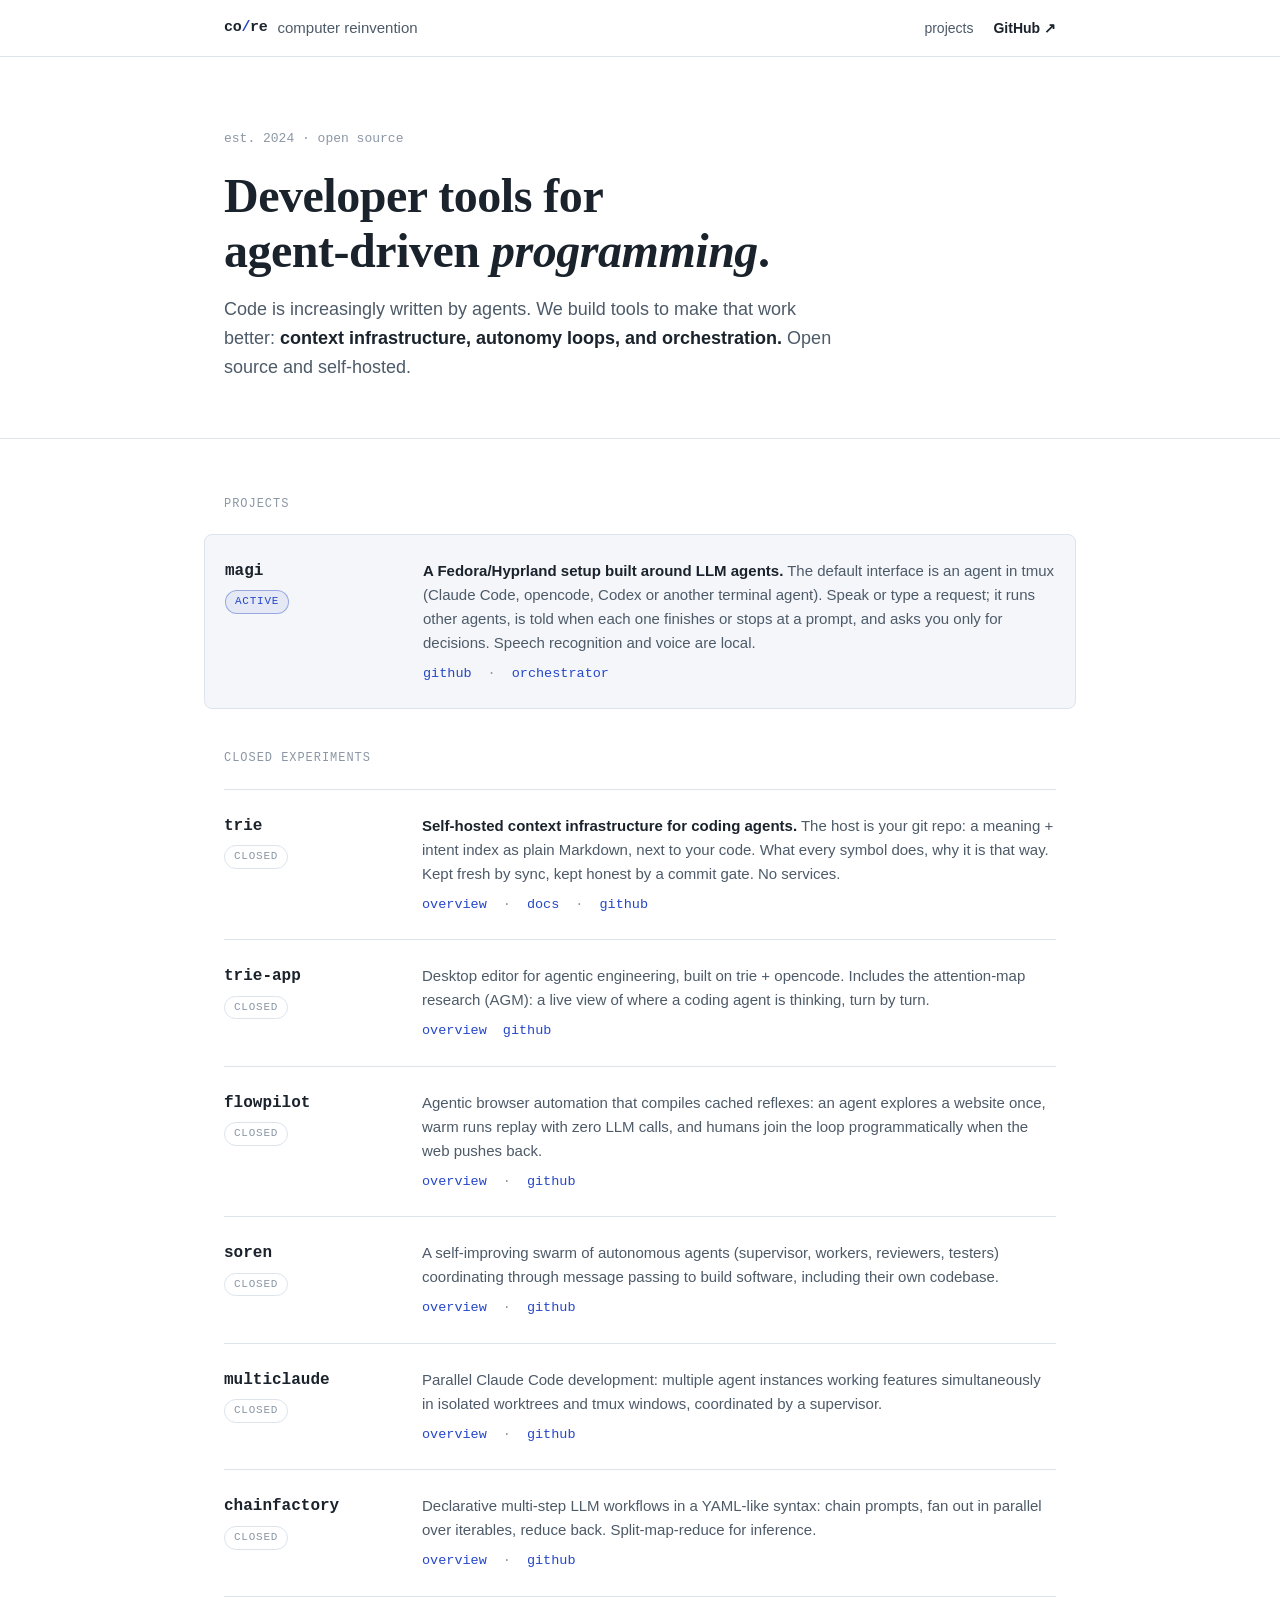
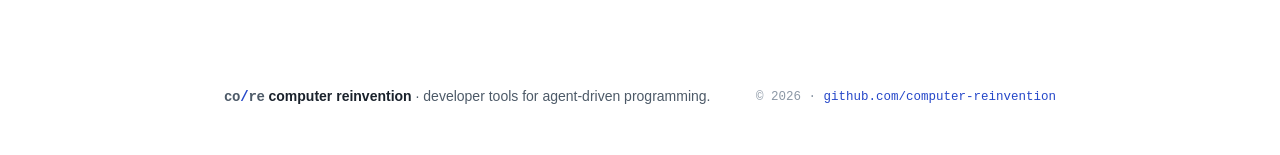
<file: index.html>
<!doctype html>
<html lang="en">
<head>
  <meta charset="utf-8" />
  <meta name="viewport" content="width=device-width,initial-scale=1" />
  <title>computer reinvention · developer tools for agent-driven programming</title>
  <meta name="description"
        content="computer reinvention builds developer tools for agent-driven programming: context infrastructure, autonomy loops, and orchestration. Home of MAGI." />
  <style>
    :root {
      --bg: #ffffff;
      --bg-alt: #f4f6f9;
      --panel-edge: #dde4ec;
      --ink: #1a222c;
      --ink-dim: #4d5a68;
      --ink-faint: #8b97a5;
      --accent: #2547c9;
      --accent-dim: rgba(37, 71, 201, 0.07);
      --amber: #9a7018;
      --mono: "SF Mono", ui-monospace, "JetBrains Mono", Menlo, Consolas, monospace;
      --sans: -apple-system, BlinkMacSystemFont, "Segoe UI", "Inter", Roboto, Helvetica, Arial, sans-serif;
      --serif: "Iowan Old Style", "Palatino", Georgia, "Times New Roman", serif;
    }

    * { box-sizing: border-box; margin: 0; padding: 0; }

    body {
      background: var(--bg);
      color: var(--ink);
      font-family: var(--sans);
      font-size: 16px;
      line-height: 1.6;
      -webkit-font-smoothing: antialiased;
    }

    a { color: var(--accent); text-decoration: none; }
    a:hover { text-decoration: underline; }

    code {
      font-family: var(--mono);
      font-size: 0.9em;
      background: var(--accent-dim);
      color: var(--accent);
      padding: 0.1em 0.35em;
      border-radius: 4px;
    }

    .container { max-width: 880px; margin: 0 auto; padding: 0 24px; }

    /* ── nav ── */
    .nav {
      border-bottom: 1px solid var(--panel-edge);
    }
    .nav__inner {
      max-width: 880px; margin: 0 auto; padding: 0 24px;
      height: 56px; display: flex; align-items: center; gap: 24px;
    }
    .nav__brand {
      font-size: 15px; color: var(--ink);
      display: flex; align-items: center; gap: 10px;
    }
    .nav__brand > span:last-child { color: var(--ink-dim); }
    .nav__brand:hover { text-decoration: none; }
    .core-mark {
      font-family: var(--mono); font-weight: 700; letter-spacing: -0.02em;
    }
    .core-mark b { color: var(--accent); font-weight: 700; }
    .nav__links { margin-left: auto; display: flex; gap: 20px; font-size: 14px; }
    .nav__links a { color: var(--ink-dim); }
    .nav__links a:hover { color: var(--ink); text-decoration: none; }
    .nav__links .gh { color: var(--ink); font-weight: 600; }

    /* ── header ── */
    .hero { padding: 72px 0 56px; border-bottom: 1px solid var(--panel-edge); }
    .hero__kicker {
      font-family: var(--mono); font-size: 13px; color: var(--ink-faint);
      margin-bottom: 18px;
    }
    .hero h1 {
      font-family: var(--serif);
      font-size: clamp(32px, 5.2vw, 48px);
      letter-spacing: -0.01em; line-height: 1.16; font-weight: 600;
      margin-bottom: 16px;
    }
    .hero h1 em { font-style: italic; color: inherit; }
    .hero__sub { font-size: 18px; color: var(--ink-dim); max-width: 620px; }
    .hero__sub strong { color: var(--ink); }

    /* ── projects ── */
    .section { padding: 56px 0; }
    .section__label {
      font-family: var(--mono); font-size: 12px; text-transform: uppercase;
      letter-spacing: 0.08em; color: var(--ink-faint); margin-bottom: 20px;
    }

    .project {
      display: grid;
      grid-template-columns: 170px 1fr;
      gap: 8px 28px;
      padding: 24px 0;
      border-top: 1px solid var(--panel-edge);
    }
    .project:last-of-type { border-bottom: 1px solid var(--panel-edge); }

    .project__id { min-width: 0; }
    .project__name {
      font-family: var(--mono); font-weight: 700; font-size: 16px; color: var(--ink);
      display: block;
    }
    .project__status {
      display: inline-block; margin-top: 6px;
      font-family: var(--mono); font-size: 11px; text-transform: uppercase;
      letter-spacing: 0.07em; padding: 2px 9px; border-radius: 100px;
      border: 1px solid var(--panel-edge); color: var(--ink-faint);
    }
    .project__status--active {
      color: var(--accent);
      border-color: color-mix(in srgb, var(--accent) 40%, transparent);
      background: var(--accent-dim);
    }
    .project__status--exp { color: var(--amber); border-color: color-mix(in srgb, var(--amber) 40%, transparent); }

    .project__body p { color: var(--ink-dim); font-size: 15px; margin-bottom: 8px; }
    .project__body p strong { color: var(--ink); }
    .project__links { font-size: 13.5px; font-family: var(--mono); display: flex; gap: 16px; flex-wrap: wrap; }
    .project__links span { color: var(--ink-faint); user-select: none; }

    .project--flagship { background: var(--bg-alt); margin: 0 -20px; padding: 24px 20px; border-radius: 8px; border: 1px solid var(--panel-edge); }
    .project--flagship + .project { border-top: none; }
    .section__label--sub { margin-top: 40px; }

    @media (max-width: 680px) {
      .project { grid-template-columns: 1fr; gap: 10px; }
      .project--flagship { margin: 0; }
    }

    /* ── footer ── */
    .footer {
      padding: 32px 0 48px; font-size: 14px; color: var(--ink-dim);
    }
    .footer__inner {
      display: flex; justify-content: space-between; gap: 16px;
      flex-wrap: wrap; align-items: center;
    }
    .footer strong { color: var(--ink); }
    .footer__license { color: var(--ink-faint); font-family: var(--mono); font-size: 12.5px; }
  </style>
  <script defer src="/assets/analytics.js"></script>
</head>
<body>

  <header class="nav">
    <div class="nav__inner">
      <a class="nav__brand" href="./">
        <span class="core-mark">co<b>/</b>re</span>
        <span>computer reinvention</span>
      </a>
      <nav class="nav__links">
        <a href="#projects">projects</a>
        <a class="gh" href="https://github.com/computer-reinvention">GitHub ↗</a>
      </nav>
    </div>
  </header>

  <section class="hero">
    <div class="container">
      <p class="hero__kicker">est. 2024 · open source</p>
      <h1>Developer tools for<br />agent-driven <em>programming</em>.</h1>
      <p class="hero__sub">
        Code is increasingly written by agents. We build tools to make
        that work better: <strong>context infrastructure, autonomy loops, and
        orchestration.</strong> Open source and self-hosted.
      </p>
    </div>
  </section>

  <section class="section" id="projects">
    <div class="container">
      <p class="section__label">projects</p>

      <!-- magi (flagship) -->
      <article class="project project--flagship">
        <div class="project__id">
          <span class="project__name">magi</span>
          <span class="project__status project__status--active">active</span>
        </div>
        <div class="project__body">
          <p>
            <strong>A Fedora/Hyprland setup built around LLM agents.</strong>
            The default interface is an agent in tmux (Claude Code, opencode,
            Codex or another terminal agent). Speak or type a request; it runs
            other agents, is told when each one finishes or stops at a prompt,
            and asks you only for decisions. Speech recognition and voice are local.
          </p>
          <div class="project__links">
            <a href="https://github.com/pankajgarkoti/magi">github</a>
            <span>·</span>
            <a href="https://github.com/pankajgarkoti/bridge">orchestrator</a>
          </div>
        </div>
      </article>

      <p class="section__label section__label--sub">closed experiments</p>

      <!-- trie -->
      <article class="project">
        <div class="project__id">
          <span class="project__name">trie</span>
          <span class="project__status">closed</span>
        </div>
        <div class="project__body">
          <p>
            <strong>Self-hosted context infrastructure for coding agents.</strong>
            The host is your git repo: a meaning + intent index as plain
            Markdown, next to your code. What every symbol does, why it is that
            way. Kept fresh by sync, kept honest by a commit gate. No services.
          </p>
          <div class="project__links">
            <a href="trie/">overview</a>
            <span>·</span>
            <a href="trie/docs.html">docs</a>
            <span>·</span>
            <a href="https://github.com/computer-reinvention/trie">github</a>
          </div>
        </div>
      </article>

      <!-- trie-app -->
      <article class="project">
        <div class="project__id">
          <span class="project__name">trie-app</span>
          <span class="project__status">closed</span>
        </div>
        <div class="project__body">
          <p>
            Desktop editor for agentic engineering, built on trie + opencode.
            Includes the attention-map research (AGM): a live view of where a
            coding agent is thinking, turn by turn.
          </p>
          <div class="project__links">
            <a href="agm/">overview</a>
            <a href="https://github.com/computer-reinvention/trie-app">github</a>
          </div>
        </div>
      </article>

      <!-- flowpilot -->
      <article class="project">
        <div class="project__id">
          <span class="project__name">flowpilot</span>
          <span class="project__status">closed</span>
        </div>
        <div class="project__body">
          <p>
            Agentic browser automation that compiles cached reflexes: an agent
            explores a website once, warm runs replay with zero LLM calls, and
            humans join the loop programmatically when the web pushes back.
          </p>
          <div class="project__links">
            <a href="flowpilot/">overview</a>
            <span>·</span>
            <a href="https://github.com/computer-reinvention/flowpilot">github</a>
          </div>
        </div>
      </article>

      <!-- soren -->
      <article class="project">
        <div class="project__id">
          <span class="project__name">soren</span>
          <span class="project__status">closed</span>
        </div>
        <div class="project__body">
          <p>
            A self-improving swarm of autonomous agents (supervisor, workers,
            reviewers, testers) coordinating through message passing to build
            software, including their own codebase.
          </p>
          <div class="project__links">
            <a href="soren/">overview</a>
            <span>·</span>
            <a href="https://github.com/computer-reinvention/soren">github</a>
          </div>
        </div>
      </article>

      <!-- multiclaude -->
      <article class="project">
        <div class="project__id">
          <span class="project__name">multiclaude</span>
          <span class="project__status">closed</span>
        </div>
        <div class="project__body">
          <p>
            Parallel Claude Code development: multiple agent instances working
            features simultaneously in isolated worktrees and tmux windows,
            coordinated by a supervisor.
          </p>
          <div class="project__links">
            <a href="multiclaude/">overview</a>
            <span>·</span>
            <a href="https://github.com/computer-reinvention/multiclaude">github</a>
          </div>
        </div>
      </article>

      <!-- chainfactory -->
      <article class="project">
        <div class="project__id">
          <span class="project__name">chainfactory</span>
          <span class="project__status">closed</span>
        </div>
        <div class="project__body">
          <p>
            Declarative multi-step LLM workflows in a YAML-like syntax: chain
            prompts, fan out in parallel over iterables, reduce back.
            Split-map-reduce for inference.
          </p>
          <div class="project__links">
            <a href="chainfactory/">overview</a>
            <span>·</span>
            <a href="https://github.com/computer-reinvention/ChainFactory">github</a>
          </div>
        </div>
      </article>
    </div>
  </section>

  <footer class="footer">
    <div class="container footer__inner">
      <div>
        <span class="core-mark">co<b>/</b>re</span>
        <strong>computer reinvention</strong> · developer tools for
        agent-driven programming.
      </div>
      <div class="footer__license">
        © 2026 · <a href="https://github.com/computer-reinvention">github.com/computer-reinvention</a>
      </div>
    </div>
  </footer>

</body>
</html>
</file>
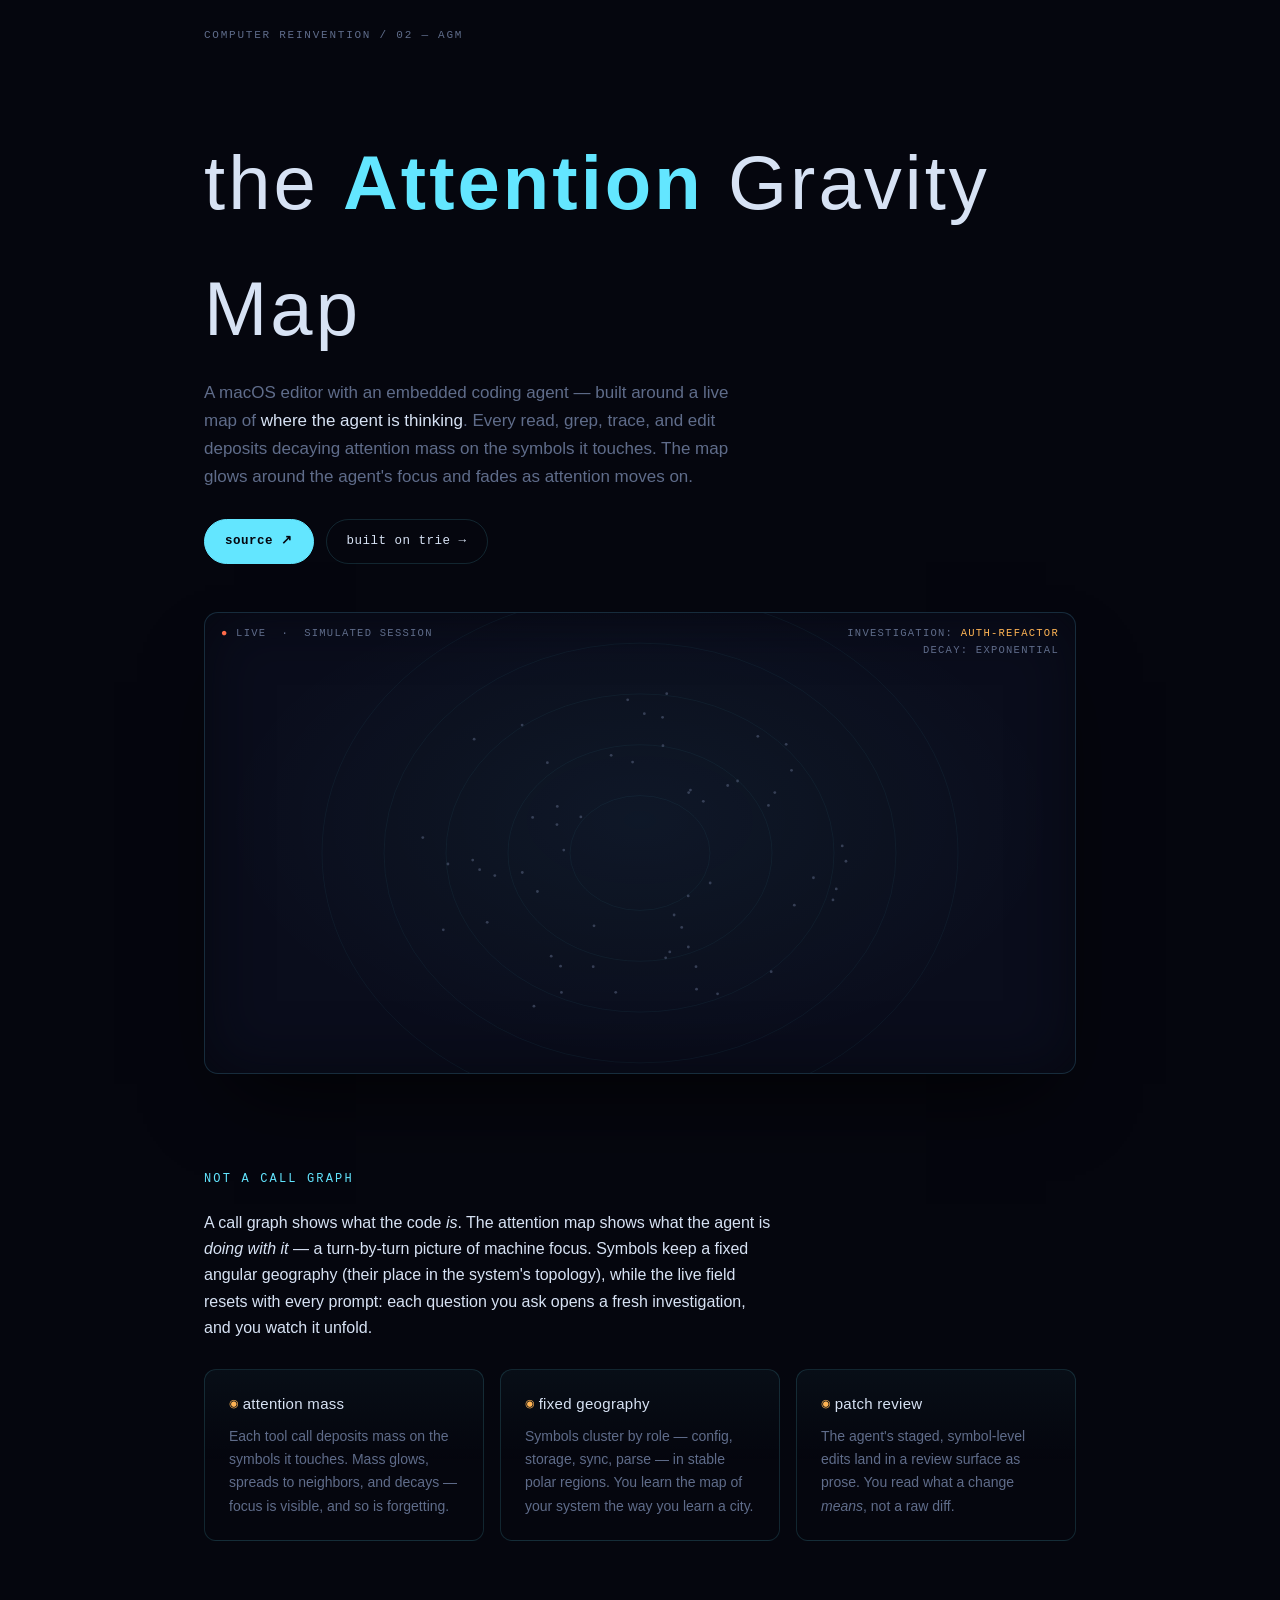
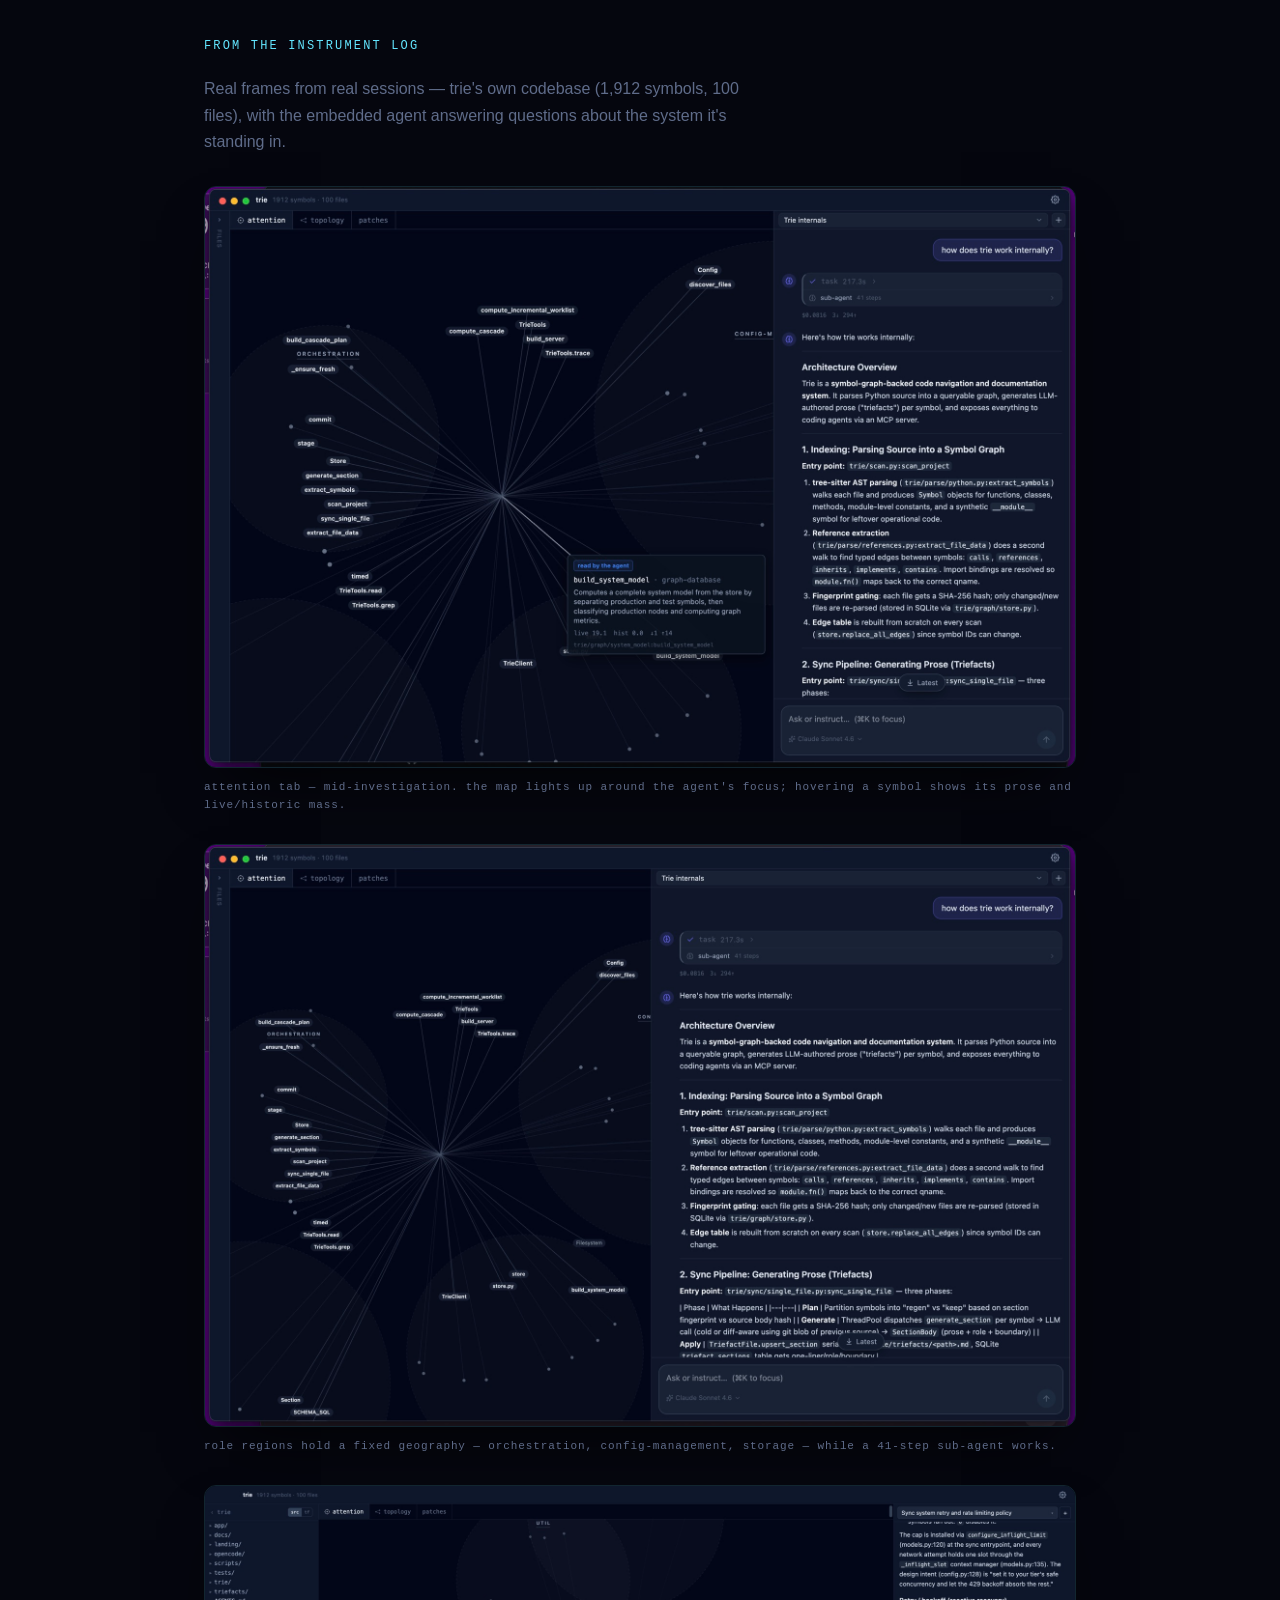
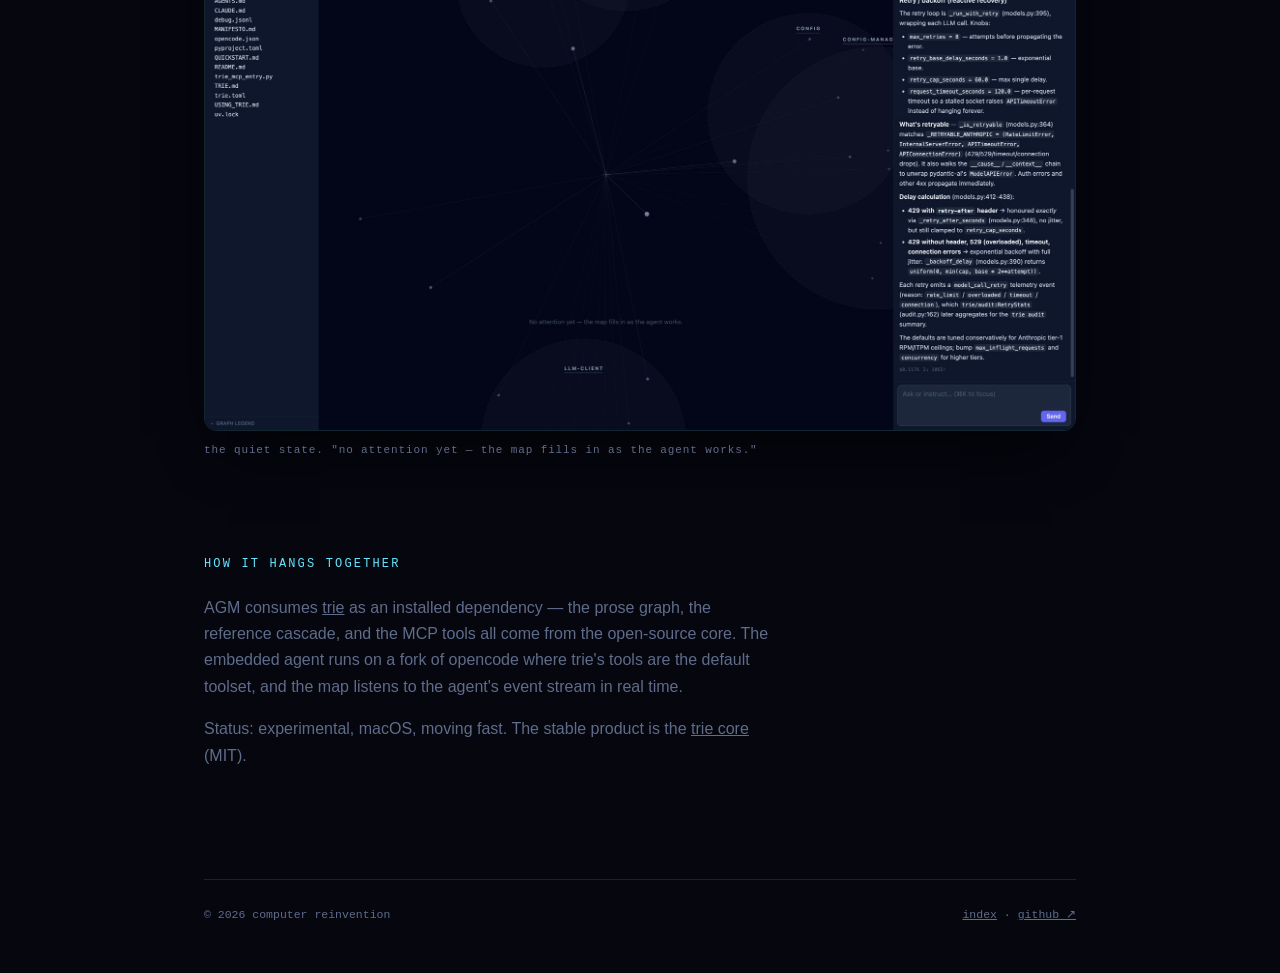
<file: agm/index.html>
<!doctype html>
<html lang="en">
<head>
  <meta charset="utf-8" />
  <meta name="viewport" content="width=device-width, initial-scale=1" />
  <title>AGM — the Attention Gravity Map</title>
  <meta name="description" content="AGM is a macOS editor built around a live attention map of your codebase: watch, turn by turn, where your coding agent is thinking." />
  <style>
    /* ── AGM: instrument-panel / observatory ─────────────────────────
       Near-black indigo field, cyan + amber phosphor glow, thin sans
       for prose, mono for instrument labels. The page itself behaves
       like the map: quiet until something demands attention. */
    *, *::before, *::after { box-sizing: border-box; }
    html, body { margin: 0; padding: 0; }

    :root {
      --void:    #05060e;
      --panel:   #0a0d1c;
      --ink:     #d7e2f4;
      --mute:    #5f6c8a;
      --cyan:    #63e6ff;
      --amber:   #ffb454;
      --hot:     #ff6b4a;
      --line:    rgba(99, 230, 255, .14);
      --mono:    'SF Mono', ui-monospace, Menlo, 'Cascadia Code', monospace;
      --sans:    -apple-system, 'Helvetica Neue', 'Segoe UI', sans-serif;
    }

    body {
      background:
        radial-gradient(1100px 500px at 70% -10%, rgba(99,230,255,.06), transparent 60%),
        var(--void);
      color: var(--ink);
      font-family: var(--sans);
      font-weight: 300;
      line-height: 1.65;
      -webkit-font-smoothing: antialiased;
    }
    ::selection { background: var(--cyan); color: var(--void); }
    a { color: inherit; }

    .wrap { max-width: 920px; margin: 0 auto; padding: 0 24px; }

    .crumb {
      padding-top: 26px;
      font-family: var(--mono); font-size: 11px;
      letter-spacing: .16em; text-transform: uppercase; color: var(--mute);
    }
    .crumb a { text-decoration: none; }
    .crumb a:hover { color: var(--cyan); }

    .hero { padding: 64px 0 0; }
    .hero h1 {
      font-size: clamp(40px, 8vw, 76px);
      font-weight: 200;
      letter-spacing: .04em;
      margin: 12px 0 6px;
    }
    .hero h1 b { font-weight: 600; color: var(--cyan); }
    .hero .sub {
      font-size: 17px; color: var(--mute); max-width: 56ch; margin: 8px 0 0;
    }
    .hero .sub em { color: var(--ink); font-style: normal; }

    .links { margin-top: 28px; display: flex; gap: 12px; flex-wrap: wrap; }
    .btn {
      font-family: var(--mono); font-size: 12.5px; letter-spacing: .04em;
      text-decoration: none; padding: 11px 20px; border-radius: 999px;
      border: 1px solid var(--line); color: var(--ink);
      transition: all .18s ease;
    }
    .btn:hover { border-color: var(--cyan); color: var(--cyan); box-shadow: 0 0 24px -6px rgba(99,230,255,.5); }
    .btn.solid { background: var(--cyan); border-color: var(--cyan); color: var(--void); font-weight: 600; }
    .btn.solid:hover { box-shadow: 0 0 34px -4px rgba(99,230,255,.7); color: var(--void); }

    /* ── the instrument ── */
    .scope {
      position: relative; margin-top: 48px;
      border: 1px solid var(--line); border-radius: 14px;
      background: radial-gradient(600px 340px at 50% 45%, rgba(99,230,255,.05), transparent 70%), var(--panel);
      overflow: hidden;
      box-shadow: 0 40px 80px -30px rgba(0,0,0,.8), inset 0 0 60px rgba(5,6,14,.8);
    }
    .scope canvas { display: block; width: 100%; height: 460px; }
    .readout {
      position: absolute; top: 12px; left: 16px;
      font-family: var(--mono); font-size: 10.5px; letter-spacing: .12em;
      text-transform: uppercase; color: var(--mute); pointer-events: none;
    }
    .readout .live { color: var(--hot); animation: pulse 1.6s ease-in-out infinite; }
    @keyframes pulse { 50% { opacity: .35; } }
    .readout-r {
      position: absolute; top: 12px; right: 16px; text-align: right;
      font-family: var(--mono); font-size: 10.5px; letter-spacing: .12em;
      text-transform: uppercase; color: var(--mute); pointer-events: none;
    }
    .readout-r b { color: var(--amber); font-weight: 400; }

    /* ── sections ── */
    section { margin-top: 96px; }
    section h2 {
      font-family: var(--mono); font-size: 12px; font-weight: 400;
      letter-spacing: .18em; text-transform: uppercase; color: var(--cyan);
      margin: 0 0 20px;
    }
    section p { max-width: 64ch; font-size: 16px; }
    section p.dim { color: var(--mute); }

    .dials { display: grid; grid-template-columns: repeat(auto-fit, minmax(250px, 1fr)); gap: 16px; margin-top: 28px; }
    .dial {
      border: 1px solid var(--line); border-radius: 12px; padding: 22px 24px;
      background: linear-gradient(180deg, rgba(99,230,255,.04), transparent 55%);
    }
    .dial h3 { margin: 0 0 8px; font-weight: 500; font-size: 15px; letter-spacing: .02em; }
    .dial h3::before { content: '◉ '; color: var(--amber); font-size: 11px; vertical-align: 2px; }
    .dial p { margin: 0; font-size: 14px; color: var(--mute); }

    /* ── instrument log plates ── */
    .plate { margin: 30px 0 0; }
    .plate a { display: block; }
    .plate img {
      display: block; width: 100%; height: auto;
      border: 1px solid var(--line); border-radius: 12px;
      box-shadow: 0 30px 60px -25px rgba(0,0,0,.8);
      transition: border-color .2s ease;
    }
    .plate a:hover img { border-color: var(--cyan); }
    .plate figcaption {
      margin-top: 10px;
      font-family: var(--mono); font-size: 11px;
      letter-spacing: .08em; color: var(--mute);
    }

    .footnote {
      margin-top: 110px; padding: 26px 0 48px;
      border-top: 1px solid var(--line);
      font-family: var(--mono); font-size: 11.5px; color: var(--mute);
      display: flex; justify-content: space-between; flex-wrap: wrap; gap: 10px;
    }
    .footnote a { color: var(--mute); } .footnote a:hover { color: var(--cyan); }
  </style>
  <script defer src="/assets/analytics.js"></script>
</head>
<body>
  <div class="wrap">

    <nav class="crumb"><a href="../">computer reinvention</a> / 02 — agm</nav>

    <header class="hero">
      <h1>the <b>Attention</b> Gravity Map</h1>
      <p class="sub">
        A macOS editor with an embedded coding agent — built around a live map of
        <em>where the agent is thinking</em>. Every read, grep, trace, and edit
        deposits decaying attention mass on the symbols it touches. The map glows
        around the agent's focus and fades as attention moves on.
      </p>
      <div class="links">
        <a class="btn solid" href="https://github.com/computer-reinvention/trie-app">source ↗</a>
        <a class="btn" href="../trie/">built on trie →</a>
      </div>
    </header>

    <div class="scope">
      <span class="readout"><span class="live">●</span> live &nbsp;·&nbsp; simulated session</span>
      <span class="readout-r">investigation: <b id="inv">auth-refactor</b><br/>decay: exponential</span>
      <canvas id="map"></canvas>
    </div>

    <section>
      <h2>not a call graph</h2>
      <p>
        A call graph shows what the code <em>is</em>. The attention map shows what
        the agent is <em>doing with it</em> — a turn-by-turn picture of machine
        focus. Symbols keep a fixed angular geography (their place in the system's
        topology), while the live field resets with every prompt: each question
        you ask opens a fresh investigation, and you watch it unfold.
      </p>
      <div class="dials">
        <div class="dial">
          <h3>attention mass</h3>
          <p>Each tool call deposits mass on the symbols it touches. Mass glows,
          spreads to neighbors, and decays — focus is visible, and so is
          forgetting.</p>
        </div>
        <div class="dial">
          <h3>fixed geography</h3>
          <p>Symbols cluster by role — config, storage, sync, parse — in stable
          polar regions. You learn the map of your system the way you learn a
          city.</p>
        </div>
        <div class="dial">
          <h3>patch review</h3>
          <p>The agent's staged, symbol-level edits land in a review surface as
          prose. You read what a change <em>means</em>, not a raw diff.</p>
        </div>
      </div>
    </section>

    <section>
      <h2>from the instrument log</h2>
      <p class="dim">
        Real frames from real sessions — trie's own codebase (1,912 symbols,
        100 files), with the embedded agent answering questions about the
        system it's standing in.
      </p>
      <figure class="plate">
        <a href="assets/agm-attention-map.jpg"><img src="assets/agm-attention-map.jpg"
          alt="AGM attention map lit up during an agent session, with a symbol tooltip reading 'read by the agent' and the agent explaining trie's architecture in the chat panel"
          loading="lazy" /></a>
        <figcaption>attention tab — mid-investigation. the map lights up around
        the agent's focus; hovering a symbol shows its prose and live/historic mass.</figcaption>
      </figure>
      <figure class="plate">
        <a href="assets/agm-session.jpg"><img src="assets/agm-session.jpg"
          alt="AGM wider view of the attention map with role regions labeled — orchestration, config-management — while a sub-agent runs a 41-step task"
          loading="lazy" /></a>
        <figcaption>role regions hold a fixed geography — orchestration,
        config-management, storage — while a 41-step sub-agent works.</figcaption>
      </figure>
      <figure class="plate">
        <a href="assets/agm-quiet.jpg"><img src="assets/agm-quiet.jpg"
          alt="AGM in its quiet state showing the project file tree and the message 'No attention yet — the map fills in as the agent works'"
          loading="lazy" /></a>
        <figcaption>the quiet state. "no attention yet — the map fills in as
        the agent works."</figcaption>
      </figure>
    </section>

    <section>
      <h2>how it hangs together</h2>
      <p class="dim">
        AGM consumes <a href="../trie/">trie</a> as an installed dependency — the
        prose graph, the reference cascade, and the MCP tools all come from the
        open-source core. The embedded agent runs on a fork of opencode where
        trie's tools are the default toolset, and the map listens to the agent's
        event stream in real time.
      </p>
      <p class="dim">
        Status: experimental, macOS, moving fast. The stable product is the
        <a href="https://github.com/computer-reinvention/trie">trie core</a> (MIT).
      </p>
    </section>

    <footer class="footnote">
      <span>© 2026 computer reinvention</span>
      <span><a href="../">index</a> · <a href="https://github.com/computer-reinvention/trie-app">github ↗</a></span>
    </footer>

  </div>

  <script>
  // ── attention map simulation ──────────────────────────────────────
  // Symbols sit in fixed polar clusters (their "role regions"). A
  // simulated agent walks the graph: it picks a focus, deposits mass on
  // it and its neighborhood, and mass decays every frame. Recent path
  // is drawn as a fading trace — the same grammar as the real AGM.
  (function () {
    const canvas = document.getElementById('map');
    const ctx = canvas.getContext('2d');
    const DPR = Math.min(window.devicePixelRatio || 1, 2);

    const ROLES = ['config', 'storage', 'sync', 'parse', 'graph', 'edits', 'cli'];
    const investigations = ['auth-refactor', 'cascade-depth', 'stale-fingerprints', 'mcp-timeout', 'rename-detection'];
    let nodes = [], trail = [], focus = null, invEl = document.getElementById('inv');

    function layout() {
      const w = canvas.clientWidth, h = 460;
      canvas.width = w * DPR; canvas.height = h * DPR;
      ctx.setTransform(DPR, 0, 0, DPR, 0, 0);
      const cx = w / 2, cy = h / 2 + 10;
      nodes = [];
      ROLES.forEach((role, ri) => {
        const baseAngle = (ri / ROLES.length) * Math.PI * 2 - Math.PI / 2;
        const count = 7 + (ri * 3) % 6;
        for (let i = 0; i < count; i++) {
          const a = baseAngle + (Math.random() - .5) * (Math.PI * 2 / ROLES.length) * .72;
          const r = 70 + Math.random() * Math.min(cx, cy) * .62;
          nodes.push({
            x: cx + Math.cos(a) * r,
            y: cy + Math.sin(a) * r * .82,
            role, mass: 0,
          });
        }
      });
      trail = []; focus = null;
    }

    function step() {
      // pick next focus: 70% near current focus, else jump (new thread of thought)
      let next;
      if (focus && Math.random() < .7) {
        const near = nodes
          .map(n => ({ n, d: Math.hypot(n.x - focus.x, n.y - focus.y) }))
          .sort((a, b) => a.d - b.d).slice(1, 7);
        next = near[Math.floor(Math.random() * near.length)].n;
      } else {
        next = nodes[Math.floor(Math.random() * nodes.length)];
      }
      next.mass = Math.min(next.mass + 1, 1.6);
      // spillover to neighbors — attention is never a point
      nodes.forEach(n => {
        const d = Math.hypot(n.x - next.x, n.y - next.y);
        if (d > 0 && d < 90) n.mass = Math.min(n.mass + .35 * (1 - d / 90), 1.6);
      });
      trail.push({ from: focus, to: next, age: 0 });
      if (trail.length > 9) trail.shift();
      focus = next;
    }

    let tick = 0;
    function frame() {
      const w = canvas.clientWidth, h = 460;
      ctx.clearRect(0, 0, w, h);

      // faint concentric guides — the instrument face
      ctx.strokeStyle = 'rgba(99,230,255,.05)';
      for (let r = 70; r < 320; r += 62) {
        ctx.beginPath(); ctx.ellipse(w / 2, h / 2 + 10, r, r * .82, 0, 0, Math.PI * 2); ctx.stroke();
      }

      // trace: fading path of recent attention
      trail.forEach(t => {
        if (!t.from) return;
        const alpha = Math.max(0, .5 - t.age * .06);
        ctx.strokeStyle = `rgba(255,180,84,${alpha})`;
        ctx.lineWidth = 1;
        ctx.beginPath(); ctx.moveTo(t.from.x, t.from.y); ctx.lineTo(t.to.x, t.to.y); ctx.stroke();
        t.age++;
      });

      // nodes: radius + glow by mass
      nodes.forEach(n => {
        n.mass *= .988;                       // exponential decay
        const m = n.mass, r = 1.4 + m * 5;
        if (m > .04) {
          const grad = ctx.createRadialGradient(n.x, n.y, 0, n.x, n.y, r * 6);
          grad.addColorStop(0, `rgba(99,230,255,${Math.min(.5, m * .4)})`);
          grad.addColorStop(1, 'rgba(99,230,255,0)');
          ctx.fillStyle = grad;
          ctx.beginPath(); ctx.arc(n.x, n.y, r * 6, 0, Math.PI * 2); ctx.fill();
        }
        ctx.fillStyle = m > .04 ? `rgba(215,226,244,${.35 + Math.min(.65, m * .5)})` : 'rgba(95,108,138,.5)';
        ctx.beginPath(); ctx.arc(n.x, n.y, r, 0, Math.PI * 2); ctx.fill();
      });

      // focus ring
      if (focus) {
        ctx.strokeStyle = 'rgba(255,107,74,.8)';
        ctx.lineWidth = 1.2;
        ctx.beginPath(); ctx.arc(focus.x, focus.y, 11 + Math.sin(tick / 8) * 2, 0, Math.PI * 2); ctx.stroke();
      }

      if (++tick % 42 === 0) step();
      if (tick % 1400 === 0) {               // new prompt → field resets
        nodes.forEach(n => n.mass *= .1);
        trail = [];
        invEl.textContent = investigations[Math.floor(Math.random() * investigations.length)];
      }
      requestAnimationFrame(frame);
    }

    layout();
    window.addEventListener('resize', layout);
    requestAnimationFrame(frame);
  })();
  </script>
</body>
</html>
</file>
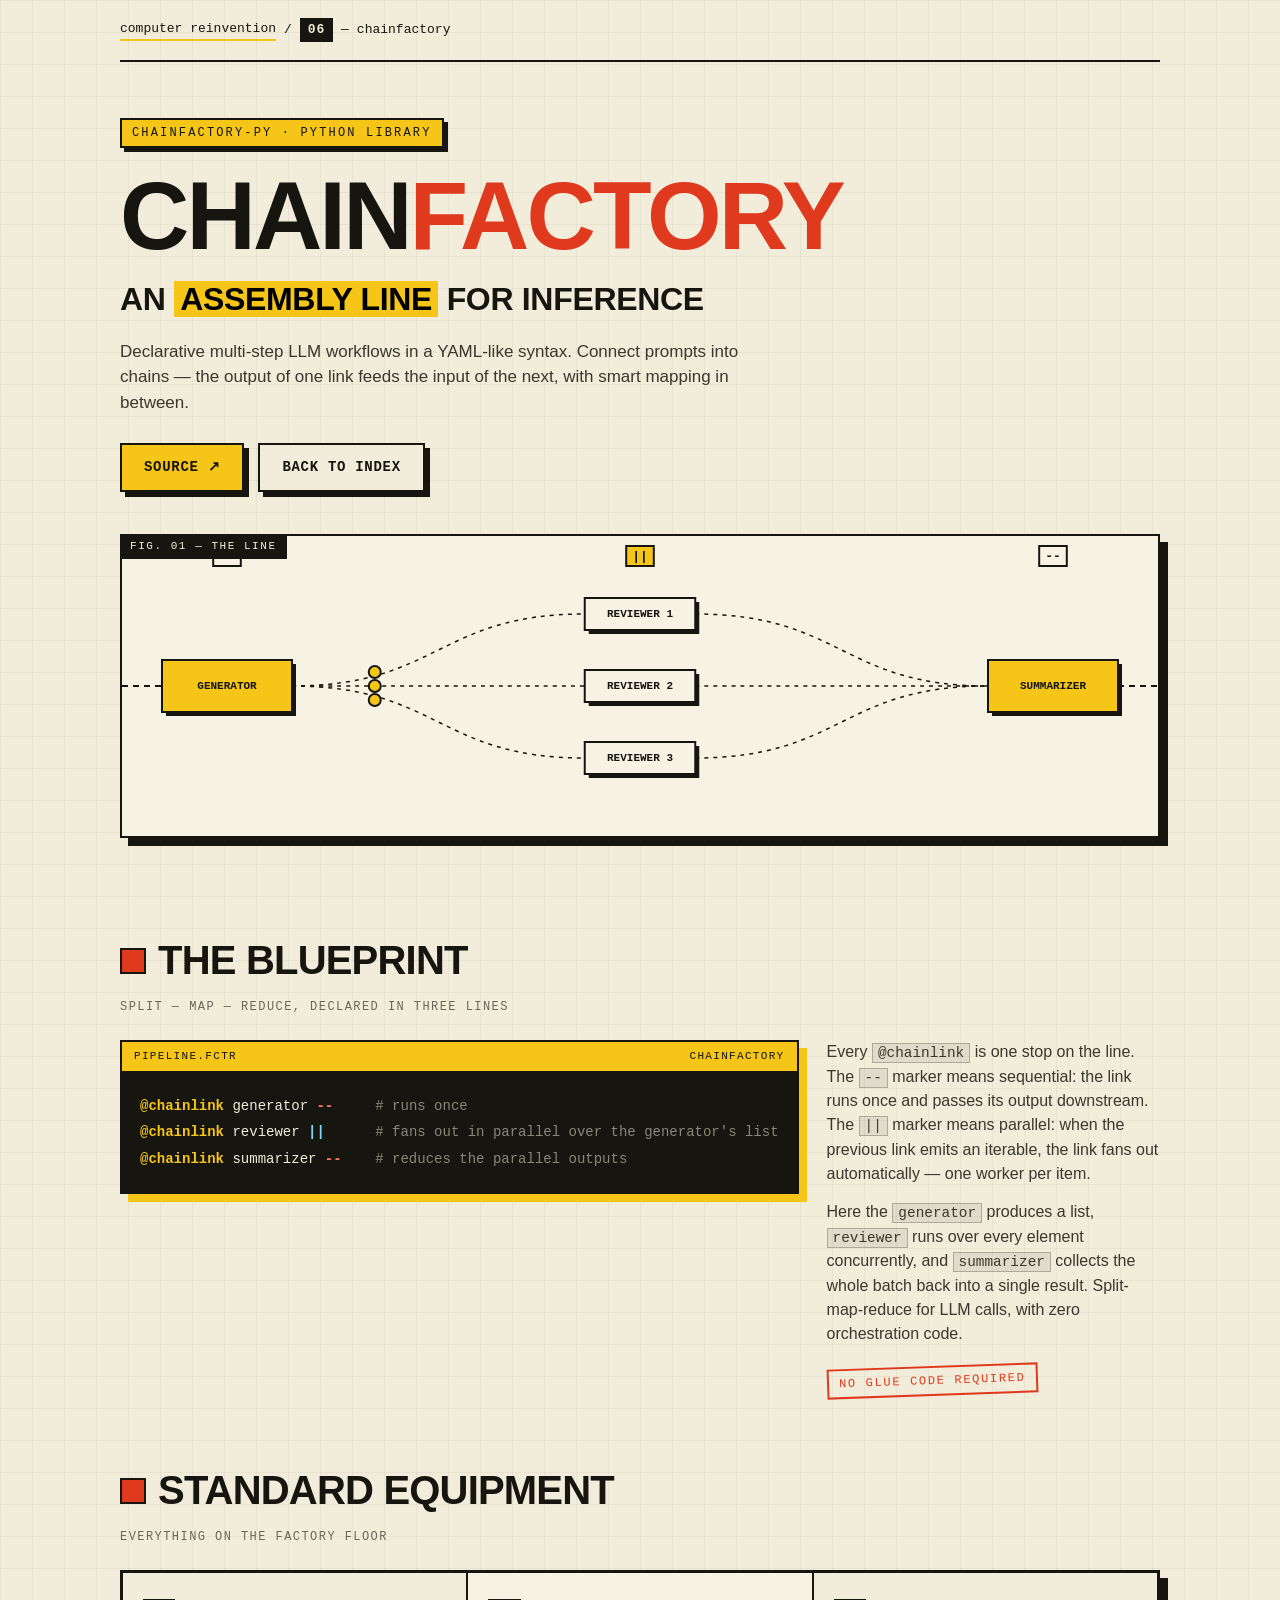
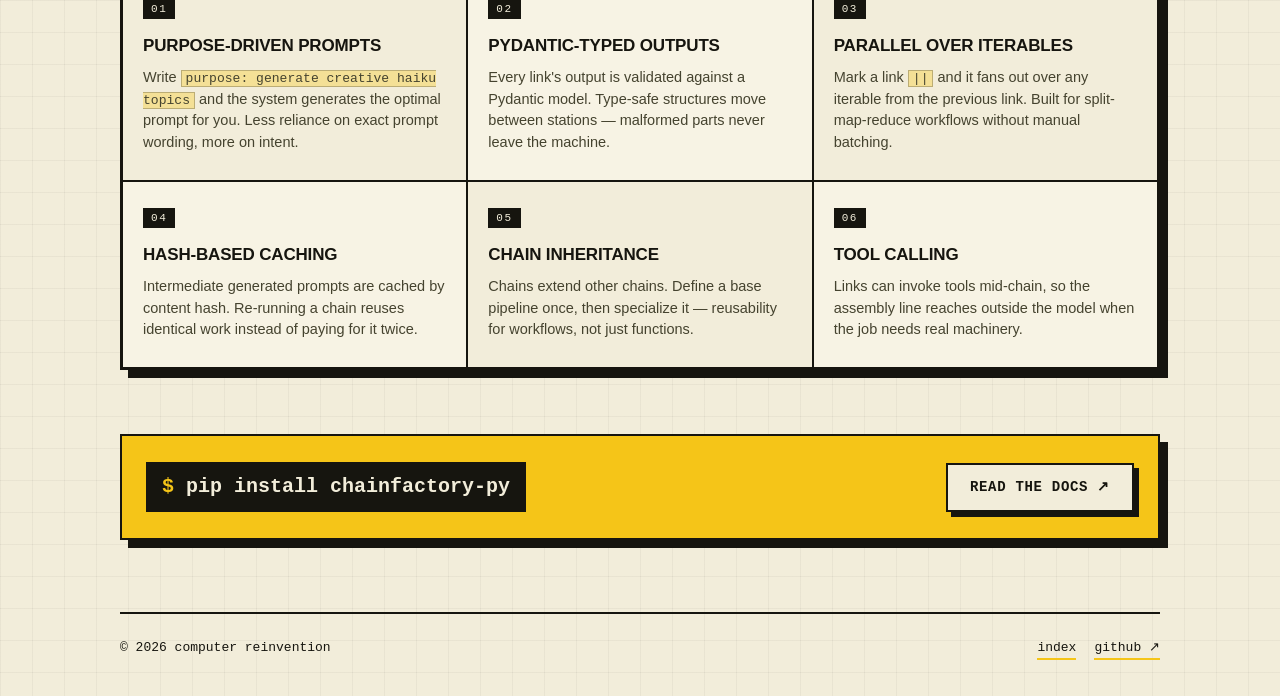
<file: chainfactory/index.html>
<!DOCTYPE html>
<html lang="en">
<head>
<meta charset="UTF-8">
<meta name="viewport" content="width=device-width, initial-scale=1.0">
<title>ChainFactory — an assembly line for inference</title>
<meta name="description" content="ChainFactory: declarative multi-step LLM workflows in a YAML-like syntax. Sequential and parallel chains, purpose-driven prompts, Pydantic-typed outputs. A computer reinvention experiment.">
<style>
  :root {
    --paper: #f2edda;
    --ink: #16150f;
    --yellow: #f5c518;
    --red: #e03a1e;
    --mono: ui-monospace, "SF Mono", SFMono-Regular, Menlo, Consolas, monospace;
    --grot: -apple-system, BlinkMacSystemFont, "Segoe UI", Helvetica, Arial, sans-serif;
  }
  * { margin: 0; padding: 0; box-sizing: border-box; }
  html { scroll-behavior: smooth; }
  body {
    background: var(--paper);
    color: var(--ink);
    font-family: var(--grot);
    line-height: 1.5;
    background-image:
      linear-gradient(rgba(22,21,15,0.045) 1px, transparent 1px),
      linear-gradient(90deg, rgba(22,21,15,0.045) 1px, transparent 1px);
    background-size: 32px 32px;
  }
  .wrap { max-width: 1080px; margin: 0 auto; padding: 0 20px; }

  /* ---- breadcrumb ---- */
  .crumb {
    font-family: var(--mono);
    font-size: 13px;
    padding: 18px 0;
    border-bottom: 2px solid var(--ink);
    display: flex;
    align-items: center;
    gap: 8px;
    flex-wrap: wrap;
  }
  .crumb a { color: var(--ink); text-decoration: none; border-bottom: 2px solid var(--yellow); }
  .crumb a:hover { background: var(--yellow); }
  .crumb .tag {
    background: var(--ink); color: var(--paper);
    padding: 2px 8px; font-weight: 700; letter-spacing: 0.06em;
  }

  /* ---- hero ---- */
  header.hero { padding: 56px 0 28px; }
  .kicker {
    font-family: var(--mono);
    font-size: 12px;
    letter-spacing: 0.18em;
    text-transform: uppercase;
    display: inline-block;
    border: 2px solid var(--ink);
    padding: 4px 10px;
    background: var(--yellow);
    box-shadow: 4px 4px 0 var(--ink);
    margin-bottom: 22px;
  }
  h1 {
    font-weight: 900;
    font-size: clamp(44px, 9vw, 96px);
    letter-spacing: -0.03em;
    text-transform: uppercase;
    line-height: 0.95;
  }
  h1 .accent { color: var(--red); }
  .tagline {
    font-weight: 800;
    font-size: clamp(20px, 3.4vw, 32px);
    letter-spacing: -0.01em;
    text-transform: uppercase;
    margin-top: 14px;
  }
  .tagline mark { background: var(--yellow); padding: 0 6px; }
  .sub {
    max-width: 620px;
    margin-top: 16px;
    font-size: 17px;
    color: #3a382e;
  }
  .btns { display: flex; gap: 14px; margin-top: 28px; flex-wrap: wrap; }
  .btn {
    font-family: var(--mono);
    font-size: 14px;
    font-weight: 700;
    letter-spacing: 0.05em;
    text-transform: uppercase;
    text-decoration: none;
    color: var(--ink);
    background: var(--paper);
    border: 2px solid var(--ink);
    padding: 12px 22px;
    box-shadow: 5px 5px 0 var(--ink);
    transition: transform 0.08s ease, box-shadow 0.08s ease;
    display: inline-block;
  }
  .btn.primary { background: var(--yellow); }
  .btn:hover { transform: translate(2px, 2px); box-shadow: 3px 3px 0 var(--ink); }
  .btn:active { transform: translate(5px, 5px); box-shadow: 0 0 0 var(--ink); }

  /* ---- factory line canvas ---- */
  .line-panel {
    margin: 42px 0 0;
    border: 2px solid var(--ink);
    background: #f7f3e4;
    box-shadow: 8px 8px 0 var(--ink);
    position: relative;
  }
  .line-panel .panel-label {
    position: absolute;
    top: -2px; left: -2px;
    background: var(--ink); color: var(--paper);
    font-family: var(--mono);
    font-size: 11px;
    letter-spacing: 0.14em;
    text-transform: uppercase;
    padding: 4px 10px;
    z-index: 2;
  }
  #factory { display: block; width: 100%; height: 300px; }
  @media (max-width: 560px) { #factory { height: 240px; } }

  /* ---- sections ---- */
  section { padding: 64px 0 0; }
  h2 {
    font-weight: 900;
    font-size: clamp(26px, 4.5vw, 40px);
    letter-spacing: -0.02em;
    text-transform: uppercase;
    margin-bottom: 8px;
  }
  h2::before {
    content: "";
    display: inline-block;
    width: 0.55em; height: 0.55em;
    background: var(--red);
    border: 2px solid var(--ink);
    margin-right: 12px;
  }
  .section-note { font-family: var(--mono); font-size: 12px; letter-spacing: 0.12em; text-transform: uppercase; color: #6a675a; margin-bottom: 24px; }

  /* ---- code poster ---- */
  .code-grid { display: grid; grid-template-columns: 1.15fr 1fr; gap: 28px; align-items: start; }
  @media (max-width: 800px) { .code-grid { grid-template-columns: 1fr; } }
  .codeblock {
    border: 2px solid var(--ink);
    background: var(--ink);
    color: var(--paper);
    box-shadow: 8px 8px 0 var(--yellow);
    position: relative;
  }
  .codeblock .bar {
    display: flex; justify-content: space-between; align-items: center;
    font-family: var(--mono); font-size: 11px;
    letter-spacing: 0.12em; text-transform: uppercase;
    background: var(--yellow); color: var(--ink);
    border-bottom: 2px solid var(--ink);
    padding: 6px 12px;
  }
  .codeblock pre {
    font-family: var(--mono);
    font-size: 14px;
    line-height: 1.9;
    padding: 20px 18px;
    overflow-x: auto;
  }
  .tok-dir { color: var(--yellow); font-weight: 700; }
  .tok-name { color: #f2edda; }
  .tok-seq { color: #ff7a5c; font-weight: 700; }
  .tok-par { color: #7ad7f0; font-weight: 700; }
  .tok-comment { color: #8a877a; }
  .code-copy p { margin-bottom: 14px; font-size: 16px; color: #3a382e; }
  .code-copy code {
    font-family: var(--mono); font-size: 0.9em;
    background: rgba(22,21,15,0.08);
    border: 1px solid rgba(22,21,15,0.25);
    padding: 1px 5px;
  }
  .stamp {
    display: inline-block;
    font-family: var(--mono);
    font-size: 12px;
    text-transform: uppercase;
    letter-spacing: 0.14em;
    color: var(--red);
    border: 2px solid var(--red);
    padding: 4px 10px;
    transform: rotate(-2deg);
    margin-top: 6px;
  }

  /* ---- feature grid ---- */
  .features {
    display: grid;
    grid-template-columns: repeat(3, 1fr);
    gap: 0;
    border: 2px solid var(--ink);
    box-shadow: 8px 8px 0 var(--ink);
    background: var(--paper);
  }
  @media (max-width: 800px) { .features { grid-template-columns: repeat(2, 1fr); } }
  @media (max-width: 520px) { .features { grid-template-columns: 1fr; } }
  .feature {
    border: 1px solid var(--ink);
    padding: 22px 20px 26px;
    background: #f7f3e4;
  }
  .feature:nth-child(odd) { background: var(--paper); }
  .feature .num {
    font-family: var(--mono);
    font-size: 11px;
    letter-spacing: 0.14em;
    color: var(--paper);
    background: var(--ink);
    display: inline-block;
    padding: 2px 8px;
    margin-bottom: 14px;
  }
  .feature:hover .num { background: var(--red); }
  .feature h3 {
    font-weight: 800;
    text-transform: uppercase;
    letter-spacing: -0.01em;
    font-size: 17px;
    margin-bottom: 8px;
  }
  .feature p { font-size: 14.5px; color: #45432f; }
  .feature code { font-family: var(--mono); font-size: 0.9em; background: rgba(245,197,24,0.35); padding: 0 4px; border: 1px solid rgba(22,21,15,0.25); }

  /* ---- install strip ---- */
  .install {
    margin-top: 64px;
    border: 2px solid var(--ink);
    background: var(--yellow);
    box-shadow: 8px 8px 0 var(--ink);
    padding: 26px 24px;
    display: flex;
    justify-content: space-between;
    align-items: center;
    gap: 20px;
    flex-wrap: wrap;
  }
  .install .cmd {
    font-family: var(--mono);
    font-weight: 700;
    font-size: clamp(15px, 2.6vw, 20px);
    background: var(--ink);
    color: var(--paper);
    padding: 10px 16px;
  }
  .install .cmd::before { content: "$ "; color: var(--yellow); }

  /* ---- footer ---- */
  footer {
    margin-top: 72px;
    border-top: 2px solid var(--ink);
    padding: 24px 0 40px;
    display: flex;
    justify-content: space-between;
    gap: 16px;
    flex-wrap: wrap;
    font-family: var(--mono);
    font-size: 13px;
  }
  footer a { color: var(--ink); text-decoration: none; border-bottom: 2px solid var(--yellow); }
  footer a:hover { background: var(--yellow); }
  footer nav { display: flex; gap: 18px; }
</style>
  <script defer src="/assets/analytics.js"></script>
</head>
<body>
<div class="wrap">

  <nav class="crumb" aria-label="breadcrumb">
    <a href="../">computer reinvention</a>
    <span>/</span>
    <span class="tag">06</span>
    <span>—</span>
    <span>chainfactory</span>
  </nav>

  <header class="hero">
    <span class="kicker">chainfactory-py · python library</span>
    <h1>Chain<span class="accent">Factory</span></h1>
    <p class="tagline">an <mark>assembly line</mark> for inference</p>
    <p class="sub">Declarative multi-step LLM workflows in a YAML-like syntax. Connect prompts into chains — the output of one link feeds the input of the next, with smart mapping in between.</p>
    <div class="btns">
      <a class="btn primary" href="https://github.com/computer-reinvention/ChainFactory" target="_blank" rel="noopener">source ↗</a>
      <a class="btn" href="../">back to index</a>
    </div>
    <div class="line-panel">
      <span class="panel-label">fig. 01 — the line</span>
      <canvas id="factory" aria-label="Animated factory line: work items flow from generator, fan out through parallel reviewer lanes, and converge into summarizer"></canvas>
    </div>
  </header>

  <section id="syntax">
    <h2>The Blueprint</h2>
    <p class="section-note">split — map — reduce, declared in three lines</p>
    <div class="code-grid">
      <div class="codeblock">
        <div class="bar"><span>pipeline.fctr</span><span>chainfactory</span></div>
        <pre><code><span class="tok-dir">@chainlink</span> <span class="tok-name">generator</span> <span class="tok-seq">--</span>     <span class="tok-comment"># runs once</span>
<span class="tok-dir">@chainlink</span> <span class="tok-name">reviewer</span> <span class="tok-par">||</span>      <span class="tok-comment"># fans out in parallel over the generator's list</span>
<span class="tok-dir">@chainlink</span> <span class="tok-name">summarizer</span> <span class="tok-seq">--</span>    <span class="tok-comment"># reduces the parallel outputs</span></code></pre>
      </div>
      <div class="code-copy">
        <p>Every <code>@chainlink</code> is one stop on the line. The <code>--</code> marker means sequential: the link runs once and passes its output downstream. The <code>||</code> marker means parallel: when the previous link emits an iterable, the link fans out automatically — one worker per item.</p>
        <p>Here the <code>generator</code> produces a list, <code>reviewer</code> runs over every element concurrently, and <code>summarizer</code> collects the whole batch back into a single result. Split-map-reduce for LLM calls, with zero orchestration code.</p>
        <span class="stamp">no glue code required</span>
      </div>
    </div>
  </section>

  <section id="features">
    <h2>Standard Equipment</h2>
    <p class="section-note">everything on the factory floor</p>
    <div class="features">
      <article class="feature">
        <span class="num">01</span>
        <h3>Purpose-Driven Prompts</h3>
        <p>Write <code>purpose: generate creative haiku topics</code> and the system generates the optimal prompt for you. Less reliance on exact prompt wording, more on intent.</p>
      </article>
      <article class="feature">
        <span class="num">02</span>
        <h3>Pydantic-Typed Outputs</h3>
        <p>Every link's output is validated against a Pydantic model. Type-safe structures move between stations — malformed parts never leave the machine.</p>
      </article>
      <article class="feature">
        <span class="num">03</span>
        <h3>Parallel Over Iterables</h3>
        <p>Mark a link <code>||</code> and it fans out over any iterable from the previous link. Built for split-map-reduce workflows without manual batching.</p>
      </article>
      <article class="feature">
        <span class="num">04</span>
        <h3>Hash-Based Caching</h3>
        <p>Intermediate generated prompts are cached by content hash. Re-running a chain reuses identical work instead of paying for it twice.</p>
      </article>
      <article class="feature">
        <span class="num">05</span>
        <h3>Chain Inheritance</h3>
        <p>Chains extend other chains. Define a base pipeline once, then specialize it — reusability for workflows, not just functions.</p>
      </article>
      <article class="feature">
        <span class="num">06</span>
        <h3>Tool Calling</h3>
        <p>Links can invoke tools mid-chain, so the assembly line reaches outside the model when the job needs real machinery.</p>
      </article>
    </div>

    <div class="install">
      <span class="cmd">pip install chainfactory-py</span>
      <a class="btn" href="https://github.com/computer-reinvention/ChainFactory" target="_blank" rel="noopener">read the docs ↗</a>
    </div>
  </section>

  <footer>
    <span>© 2026 computer reinvention</span>
    <nav>
      <a href="../">index</a>
      <a href="https://github.com/computer-reinvention/ChainFactory" target="_blank" rel="noopener">github ↗</a>
    </nav>
  </footer>

</div>

<script>
(function () {
  "use strict";
  var canvas = document.getElementById("factory");
  var ctx = canvas.getContext("2d");
  var W = 0, H = 0, dpr = 1;

  var INK = "#16150f";
  var PAPER = "#f7f3e4";
  var YELLOW = "#f5c518";
  var RED = "#e03a1e";
  var MONO = 'ui-monospace, "SF Mono", Menlo, Consolas, monospace';

  var LANES = 3;          // parallel reviewer lanes
  var layout = null;      // computed geometry
  var CYCLE = 5200;       // ms per full loop
  var startTime = null;

  function resize() {
    dpr = Math.min(window.devicePixelRatio || 1, 2);
    var rect = canvas.getBoundingClientRect();
    W = rect.width;
    H = rect.height;
    canvas.width = Math.round(W * dpr);
    canvas.height = Math.round(H * dpr);
    ctx.setTransform(dpr, 0, 0, dpr, 0, 0);
    computeLayout();
  }

  function computeLayout() {
    var narrow = W < 640;
    var boxW = narrow ? Math.min(96, W * 0.2) : 130;
    var boxH = narrow ? 40 : 52;
    var midY = H / 2;
    var pad = narrow ? 14 : 40;

    var genX = pad + boxW / 2;
    var sumX = W - pad - boxW / 2;
    var revX = W / 2;
    var laneGap = Math.min((H - boxH - 40) / (LANES - 1), narrow ? 56 : 72);
    var revBoxW = narrow ? boxW * 0.9 : boxW * 0.85;
    var revBoxH = narrow ? 26 : 32;

    var lanes = [];
    for (var i = 0; i < LANES; i++) {
      lanes.push(midY + (i - (LANES - 1) / 2) * laneGap);
    }
    layout = {
      narrow: narrow,
      midY: midY,
      gen: { x: genX, y: midY, w: boxW, h: boxH, label: "GENERATOR" },
      sum: { x: sumX, y: midY, w: boxW, h: boxH, label: "SUMMARIZER" },
      revX: revX, revW: revBoxW, revH: revBoxH,
      lanes: lanes
    };
  }

  // Position of a dot at phase t in [0,1) for a given lane
  // Timeline: enter->generator (0-0.16), inside gen (0.16-0.24),
  // fan out to lane (0.24-0.42), through reviewer (0.42-0.56),
  // converge (0.56-0.76), inside summarizer (0.76-0.84), exit (0.84-1)
  function dotPos(t, lane) {
    var L = layout;
    var g = L.gen, s = L.sum;
    var laneY = L.lanes[lane];
    var revL = L.revX - L.revW / 2, revR = L.revX + L.revW / 2;
    var gR = g.x + g.w / 2, gL = g.x - g.w / 2;
    var sL = s.x - s.w / 2, sR = s.x + s.w / 2;
    var p, x, y;

    if (t < 0.16) {                    // approach generator (single lane)
      p = t / 0.16;
      return { x: lerp(0, gL, p), y: L.midY, single: true };
    }
    if (t < 0.24) {                    // inside generator
      p = (t - 0.16) / 0.08;
      return { x: lerp(gL, gR, p), y: L.midY, single: true, hidden: true };
    }
    if (t < 0.42) {                    // fan out to lane
      p = ease((t - 0.24) / 0.18);
      x = lerp(gR, revL, p);
      y = lerp(L.midY, laneY, curve(p));
      return { x: x, y: y };
    }
    if (t < 0.56) {                    // through reviewer box
      p = (t - 0.42) / 0.14;
      return { x: lerp(revL, revR, p), y: laneY, hidden: true };
    }
    if (t < 0.76) {                    // converge to summarizer
      p = ease((t - 0.56) / 0.2);
      x = lerp(revR, sL, p);
      y = lerp(laneY, L.midY, curve(p));
      return { x: x, y: y };
    }
    if (t < 0.84) {                    // inside summarizer
      p = (t - 0.76) / 0.08;
      return { x: lerp(sL, sR, p), y: L.midY, single: true, hidden: true };
    }
    p = (t - 0.84) / 0.16;             // exit as one
    return { x: lerp(sR, W, p), y: L.midY, single: true };
  }

  function lerp(a, b, t) { return a + (b - a) * t; }
  function ease(t) { return t < 0.5 ? 2 * t * t : 1 - Math.pow(-2 * t + 2, 2) / 2; }
  function curve(t) { return t * t * (3 - 2 * t); }

  function drawBox(b, fill, labelBelow) {
    ctx.fillStyle = fill;
    ctx.strokeStyle = INK;
    ctx.lineWidth = 2;
    var x = b.x - b.w / 2, y = b.y - b.h / 2;
    // hard offset shadow
    ctx.fillStyle = INK;
    ctx.fillRect(x + 4, y + 4, b.w, b.h);
    ctx.fillStyle = fill;
    ctx.fillRect(x, y, b.w, b.h);
    ctx.strokeRect(x, y, b.w, b.h);
    ctx.fillStyle = INK;
    ctx.font = "700 " + (layout.narrow ? 9 : 11) + "px " + MONO;
    ctx.textAlign = "center";
    ctx.textBaseline = "middle";
    ctx.fillText(b.label, b.x, labelBelow ? y + b.h + 14 : b.y);
  }

  function drawConveyor(x1, y1, x2, y2) {
    ctx.strokeStyle = INK;
    ctx.lineWidth = 2;
    ctx.setLineDash([6, 5]);
    ctx.beginPath();
    ctx.moveTo(x1, y1);
    ctx.lineTo(x2, y2);
    ctx.stroke();
    ctx.setLineDash([]);
  }

  function drawFanPath(fromX, fromY, toX, toY) {
    ctx.strokeStyle = INK;
    ctx.lineWidth = 1.5;
    ctx.setLineDash([4, 5]);
    ctx.beginPath();
    ctx.moveTo(fromX, fromY);
    var midX = (fromX + toX) / 2;
    ctx.bezierCurveTo(midX, fromY, midX, toY, toX, toY);
    ctx.stroke();
    ctx.setLineDash([]);
  }

  function drawMarker(text, x, y, color) {
    ctx.font = "700 " + (layout.narrow ? 11 : 13) + "px " + MONO;
    var w = ctx.measureText(text).width + 12;
    var h = 20;
    ctx.fillStyle = color;
    ctx.fillRect(x - w / 2, y - h / 2, w, h);
    ctx.strokeStyle = INK;
    ctx.lineWidth = 2;
    ctx.strokeRect(x - w / 2, y - h / 2, w, h);
    ctx.fillStyle = INK;
    ctx.textAlign = "center";
    ctx.textBaseline = "middle";
    ctx.fillText(text, x, y + 1);
  }

  function frame(now) {
    if (startTime === null) startTime = now;
    var t = ((now - startTime) % CYCLE) / CYCLE;
    var L = layout;
    ctx.clearRect(0, 0, W, H);

    var g = L.gen, s = L.sum;
    var revL = L.revX - L.revW / 2, revR = L.revX + L.revW / 2;

    // static conveyors
    drawConveyor(0, L.midY, g.x - g.w / 2, L.midY);
    drawConveyor(s.x + s.w / 2, L.midY, W, L.midY);
    for (var i = 0; i < LANES; i++) {
      drawFanPath(g.x + g.w / 2, L.midY, revL, L.lanes[i]);
      drawFanPath(revR, L.lanes[i], s.x - s.w / 2, L.midY);
      drawConveyor(revL, L.lanes[i], revR, L.lanes[i]);
    }

    // dots (draw under boxes so they "enter" them)
    for (i = 0; i < LANES; i++) {
      var pos = dotPos(t, i);
      if (pos.hidden) continue;
      if (pos.single && i > 0) continue; // single-file phases: draw once
      ctx.beginPath();
      ctx.arc(pos.x, pos.y, layout.narrow ? 5 : 6, 0, Math.PI * 2);
      ctx.fillStyle = pos.single ? RED : YELLOW;
      ctx.fill();
      ctx.strokeStyle = INK;
      ctx.lineWidth = 2;
      ctx.stroke();
    }

    // boxes
    drawBox(g, YELLOW, false);
    drawBox(s, YELLOW, false);
    for (i = 0; i < LANES; i++) {
      drawBox({ x: L.revX, y: L.lanes[i], w: L.revW, h: L.revH, label: "REVIEWER " + (i + 1) }, PAPER, false);
    }

    // lane markers: -- sequential, || parallel
    var markY = layout.narrow ? 16 : 20;
    drawMarker("--", g.x, markY, PAPER);
    drawMarker("||", L.revX, markY, YELLOW);
    drawMarker("--", s.x, markY, PAPER);

    requestAnimationFrame(frame);
  }

  var resizeTimer = null;
  window.addEventListener("resize", function () {
    if (resizeTimer) clearTimeout(resizeTimer);
    resizeTimer = setTimeout(resize, 100);
  });

  resize();
  requestAnimationFrame(frame);
})();
</script>
</body>
</html>
</file>
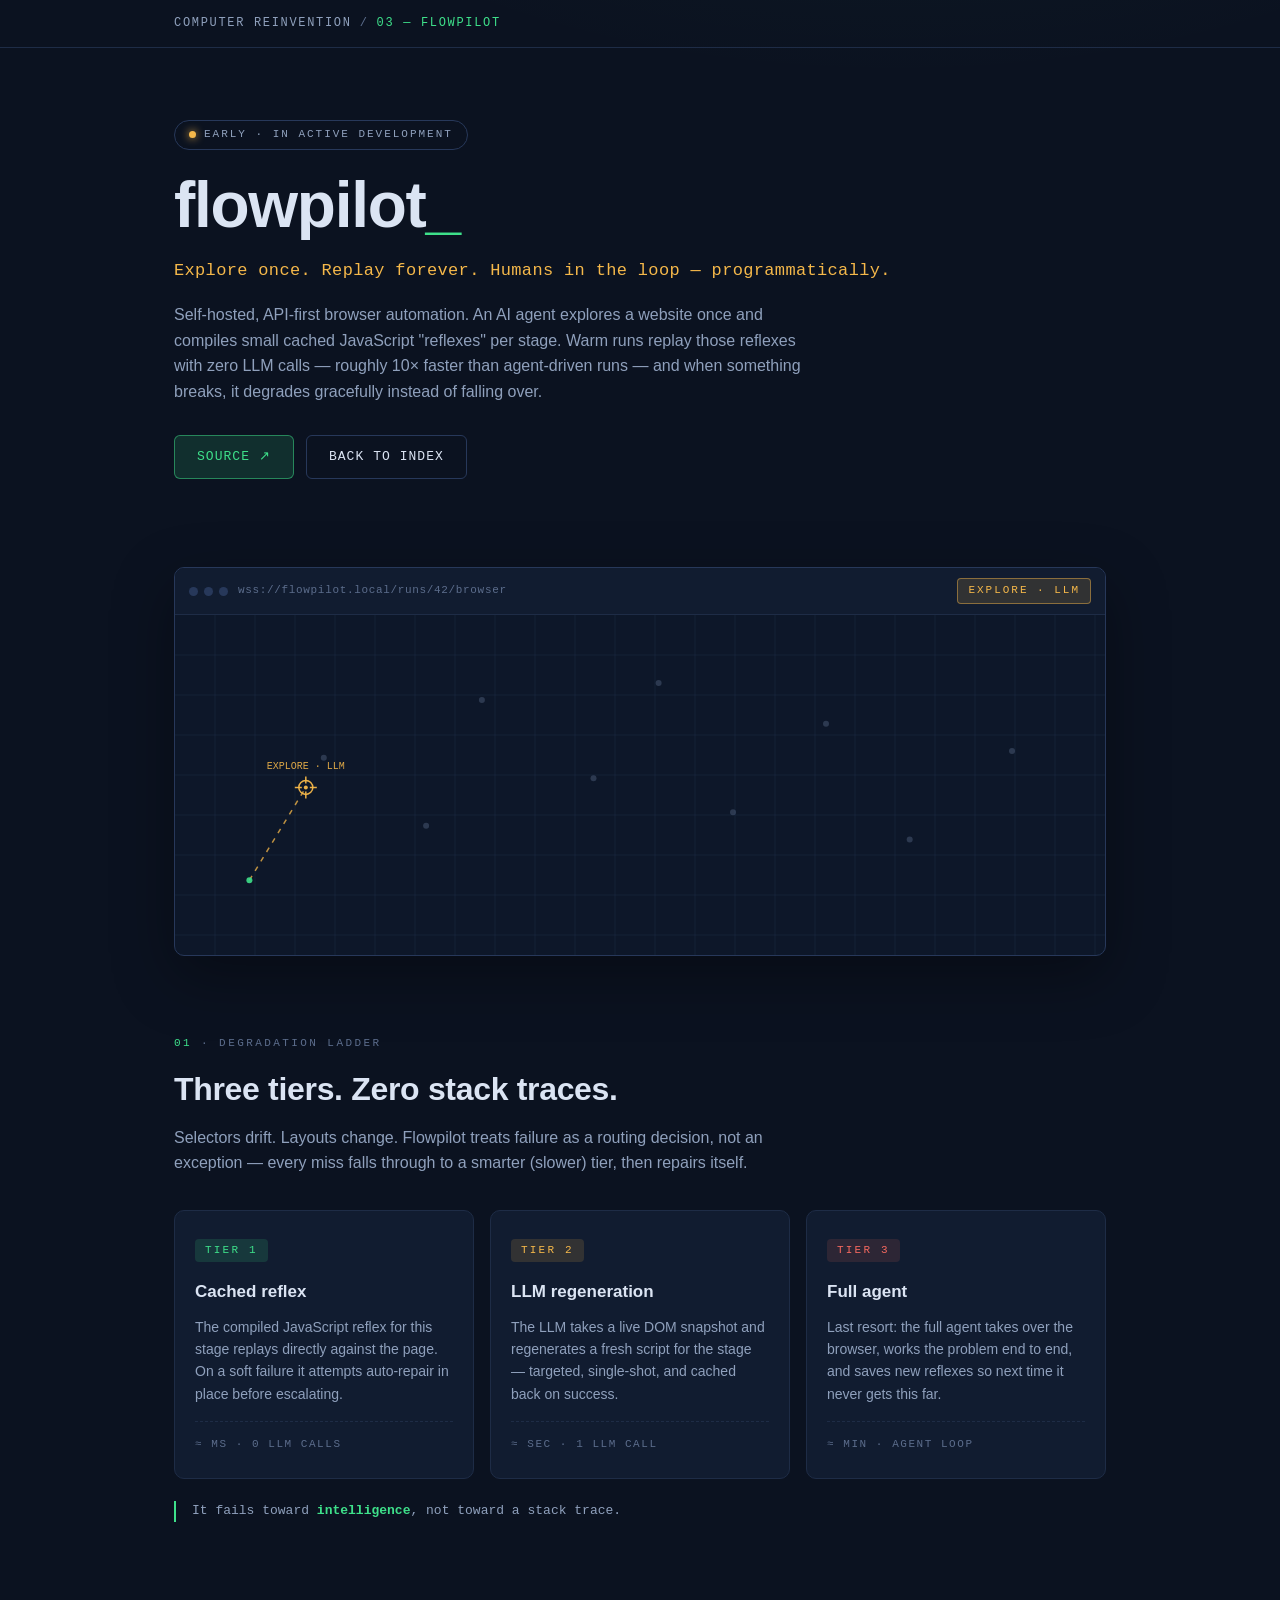
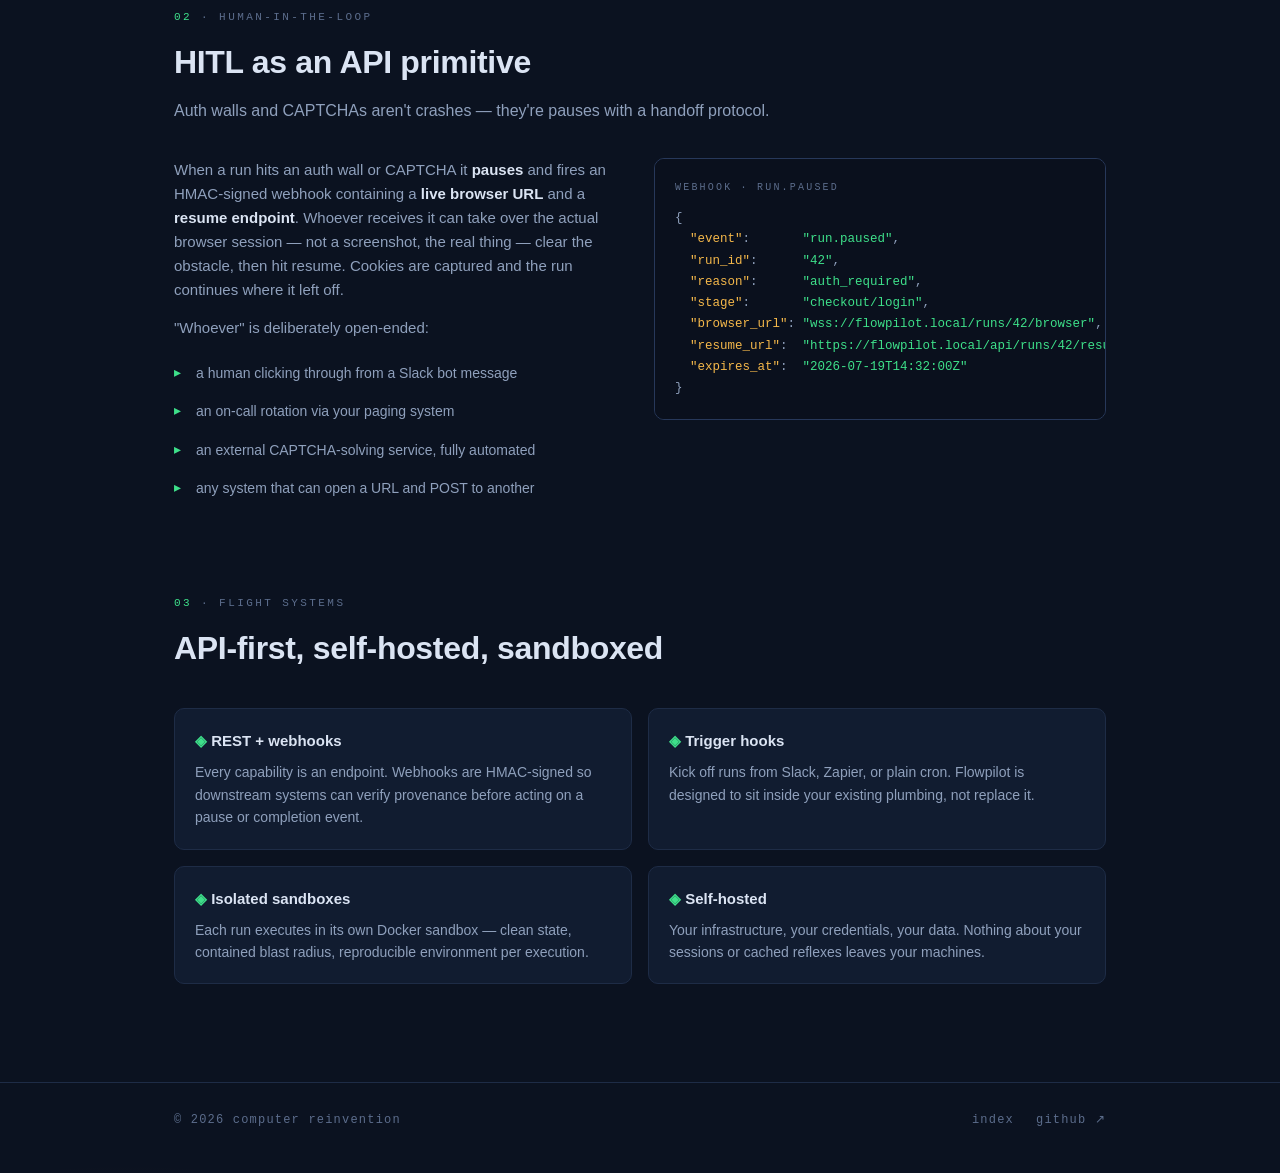
<file: flowpilot/index.html>
<!DOCTYPE html>
<html lang="en">
<head>
<meta charset="UTF-8">
<meta name="viewport" content="width=device-width, initial-scale=1.0">
<meta name="description" content="flowpilot — self-hosted, API-first browser automation. An AI agent explores a site once, compiles cached JavaScript reflexes, then replays them with zero LLM calls. Human-in-the-loop as a programmable primitive.">
<title>flowpilot — explore once, replay forever</title>
<style>
  :root{
    --bg:#0b1220;
    --bg-2:#0e1626;
    --panel:#111c30;
    --panel-2:#0d1729;
    --line:#1e2c46;
    --line-2:#27385a;
    --ink:#dbe4f3;
    --ink-dim:#8fa0bc;
    --ink-faint:#5c6d8c;
    --green:#3ee08a;
    --green-dim:rgba(62,224,138,.14);
    --amber:#f5b84a;
    --amber-dim:rgba(245,184,74,.14);
    --red:#f4685f;
    --mono:ui-monospace,SFMono-Regular,Menlo,Consolas,monospace;
    --sans:-apple-system,BlinkMacSystemFont,"Segoe UI",Roboto,Helvetica,Arial,sans-serif;
  }
  *{box-sizing:border-box;margin:0;padding:0}
  html{scroll-behavior:smooth}
  body{
    background:var(--bg);color:var(--ink);font-family:var(--sans);
    line-height:1.6;-webkit-font-smoothing:antialiased;
    background-image:
      radial-gradient(1200px 600px at 70% -10%, rgba(62,224,138,.05), transparent 60%),
      radial-gradient(900px 500px at 10% 110%, rgba(245,184,74,.04), transparent 60%);
  }
  a{color:var(--green);text-decoration:none}
  a:hover{text-decoration:underline}
  .wrap{max-width:980px;margin:0 auto;padding:0 24px}
  .microlabel{
    font-family:var(--mono);font-size:11px;letter-spacing:.22em;
    text-transform:uppercase;color:var(--ink-faint);
  }
  .microlabel .tick{color:var(--green)}

  /* breadcrumb */
  header.crumb{
    border-bottom:1px solid var(--line);
    padding:14px 0;
  }
  header.crumb .wrap{display:flex;align-items:center;gap:8px}
  header.crumb a,header.crumb span{
    font-family:var(--mono);font-size:12px;letter-spacing:.14em;text-transform:uppercase;
  }
  header.crumb a{color:var(--ink-dim)}
  header.crumb a:hover{color:var(--green);text-decoration:none}
  header.crumb .sep{color:var(--ink-faint)}
  header.crumb .here{color:var(--green)}

  /* hero */
  .hero{padding:72px 0 40px}
  .hero h1{
    font-size:clamp(40px,7vw,64px);letter-spacing:-.02em;line-height:1.05;
    font-weight:700;
  }
  .hero h1 .dot{color:var(--green)}
  .tagline{
    margin-top:18px;font-family:var(--mono);font-size:clamp(14px,2.4vw,17px);
    color:var(--amber);letter-spacing:.02em;
  }
  .sub{
    margin-top:18px;max-width:640px;color:var(--ink-dim);font-size:16px;
  }
  .cta{margin-top:30px;display:flex;gap:12px;flex-wrap:wrap}
  .btn{
    display:inline-block;padding:11px 22px;border-radius:6px;
    font-family:var(--mono);font-size:13px;letter-spacing:.08em;text-transform:uppercase;
    border:1px solid var(--line-2);color:var(--ink);transition:all .18s ease;
  }
  .btn:hover{text-decoration:none;transform:translateY(-1px)}
  .btn.primary{
    background:var(--green-dim);border-color:rgba(62,224,138,.5);color:var(--green);
  }
  .btn.primary:hover{background:rgba(62,224,138,.22);box-shadow:0 0 24px rgba(62,224,138,.15)}
  .btn.ghost:hover{border-color:var(--ink-faint)}
  .status-pill{
    display:inline-flex;align-items:center;gap:8px;margin-bottom:22px;
    border:1px solid var(--line-2);border-radius:999px;padding:5px 14px;
    font-family:var(--mono);font-size:11px;letter-spacing:.18em;text-transform:uppercase;color:var(--ink-dim);
  }
  .status-pill .blip{
    width:7px;height:7px;border-radius:50%;background:var(--amber);
    box-shadow:0 0 8px var(--amber);animation:blip 1.6s ease-in-out infinite;
  }
  @keyframes blip{0%,100%{opacity:1}50%{opacity:.35}}

  /* hero animation */
  .deck{
    margin:48px 0 0;border:1px solid var(--line-2);border-radius:10px;overflow:hidden;
    background:var(--panel-2);box-shadow:0 20px 60px rgba(0,0,0,.35);
  }
  .deck-bar{
    display:flex;align-items:center;gap:10px;padding:10px 14px;
    border-bottom:1px solid var(--line);background:var(--panel);
  }
  .deck-bar .dots{display:flex;gap:6px}
  .deck-bar .dots i{width:9px;height:9px;border-radius:50%;background:var(--line-2);display:block}
  .deck-bar .addr{
    flex:1;font-family:var(--mono);font-size:11px;color:var(--ink-faint);
    letter-spacing:.06em;overflow:hidden;text-overflow:ellipsis;white-space:nowrap;
  }
  .deck-bar .mode{
    font-family:var(--mono);font-size:11px;letter-spacing:.18em;text-transform:uppercase;
    padding:3px 10px;border-radius:4px;border:1px solid var(--line-2);white-space:nowrap;
    transition:all .3s ease;
  }
  .deck-bar .mode.explore{color:var(--amber);border-color:rgba(245,184,74,.45);background:var(--amber-dim)}
  .deck-bar .mode.replay{color:var(--green);border-color:rgba(62,224,138,.45);background:var(--green-dim)}
  .deck-bar .mode.human{color:var(--red);border-color:rgba(244,104,95,.45);background:rgba(244,104,95,.12)}
  #hud{display:block;width:100%;height:340px}

  /* sections */
  section{padding:72px 0 8px}
  .sec-head{margin-bottom:34px}
  .sec-head h2{font-size:clamp(24px,4vw,32px);letter-spacing:-.01em;margin-top:10px}
  .sec-head p{color:var(--ink-dim);max-width:640px;margin-top:10px}

  .tiers{display:grid;grid-template-columns:repeat(3,1fr);gap:16px}
  .tier{
    background:var(--panel);border:1px solid var(--line);border-radius:10px;
    padding:24px 20px;position:relative;transition:border-color .2s ease;
  }
  .tier:hover{border-color:var(--line-2)}
  .tier .num{
    font-family:var(--mono);font-size:11px;letter-spacing:.2em;
    display:inline-block;padding:3px 10px;border-radius:4px;margin-bottom:16px;
  }
  .tier.t1 .num{color:var(--green);background:var(--green-dim)}
  .tier.t2 .num{color:var(--amber);background:var(--amber-dim)}
  .tier.t3 .num{color:var(--red);background:rgba(244,104,95,.12)}
  .tier h3{font-size:17px;margin-bottom:10px}
  .tier p{font-size:14px;color:var(--ink-dim)}
  .tier .lat{
    margin-top:16px;padding-top:14px;border-top:1px dashed var(--line);
    font-family:var(--mono);font-size:11px;letter-spacing:.14em;text-transform:uppercase;color:var(--ink-faint);
  }
  .fail-note{
    margin-top:22px;font-family:var(--mono);font-size:13px;color:var(--ink-dim);
    border-left:2px solid var(--green);padding-left:16px;
  }
  .fail-note b{color:var(--green);font-weight:600}

  /* HITL */
  .hitl{display:grid;grid-template-columns:1fr 1fr;gap:28px;align-items:start}
  .hitl .prose p{color:var(--ink-dim);font-size:15px;margin-bottom:14px}
  .hitl .prose strong{color:var(--ink)}
  .hitl ul{list-style:none;margin-top:6px}
  .hitl li{
    padding:8px 0 8px 22px;position:relative;font-size:14px;color:var(--ink-dim);
  }
  .hitl li::before{
    content:"▸";position:absolute;left:0;color:var(--green);font-family:var(--mono);
  }
  pre.payload{
    background:#0a101d;border:1px solid var(--line-2);border-radius:10px;
    padding:20px;font-family:var(--mono);font-size:12.5px;line-height:1.7;
    overflow-x:auto;color:var(--ink-dim);
  }
  pre.payload .k{color:var(--amber)}
  pre.payload .s{color:var(--green)}
  pre.payload .cap{
    display:block;margin-bottom:12px;font-size:10px;letter-spacing:.22em;
    text-transform:uppercase;color:var(--ink-faint);
  }

  /* api facts */
  .facts{display:grid;grid-template-columns:repeat(2,1fr);gap:16px}
  .fact{
    border:1px solid var(--line);border-radius:10px;padding:20px;background:var(--panel);
  }
  .fact h3{font-size:15px;margin-bottom:8px}
  .fact h3::before{content:"◈ ";color:var(--green)}
  .fact p{font-size:14px;color:var(--ink-dim)}

  footer{
    margin-top:90px;border-top:1px solid var(--line);padding:28px 0 44px;
  }
  footer .wrap{
    display:flex;justify-content:space-between;align-items:center;gap:16px;flex-wrap:wrap;
  }
  footer p,footer a{font-family:var(--mono);font-size:12px;letter-spacing:.1em;color:var(--ink-faint)}
  footer nav{display:flex;gap:22px}
  footer a:hover{color:var(--green);text-decoration:none}

  @media (max-width:760px){
    .tiers{grid-template-columns:1fr}
    .hitl{grid-template-columns:1fr}
    .facts{grid-template-columns:1fr}
    #hud{height:280px}
    .hero{padding:52px 0 32px}
  }
  @media (max-width:420px){
    .wrap{padding:0 16px}
    .deck-bar .addr{display:none}
  }
</style>
  <script defer src="/assets/analytics.js"></script>
</head>
<body>

<header class="crumb">
  <div class="wrap">
    <a href="../">computer reinvention</a>
    <span class="sep">/</span>
    <span class="here">03 — flowpilot</span>
  </div>
</header>

<main>
  <div class="wrap">
    <div class="hero">
      <div class="status-pill"><span class="blip"></span>early · in active development</div>
      <h1>flowpilot<span class="dot">_</span></h1>
      <p class="tagline">Explore once. Replay forever. Humans in the loop — programmatically.</p>
      <p class="sub">
        Self-hosted, API-first browser automation. An AI agent explores a website once and compiles
        small cached JavaScript "reflexes" per stage. Warm runs replay those reflexes with zero LLM
        calls — roughly 10× faster than agent-driven runs — and when something breaks, it degrades
        gracefully instead of falling over.
      </p>
      <div class="cta">
        <a class="btn primary" href="https://github.com/computer-reinvention/flowpilot">source ↗</a>
        <a class="btn ghost" href="../">back to index</a>
      </div>
    </div>

    <div class="deck" aria-hidden="true">
      <div class="deck-bar">
        <div class="dots"><i></i><i></i><i></i></div>
        <div class="addr">wss://flowpilot.local/runs/42/browser</div>
        <div class="mode explore" id="modeBadge">EXPLORE · LLM</div>
      </div>
      <canvas id="hud"></canvas>
    </div>

    <section id="fallback">
      <div class="sec-head">
        <span class="microlabel"><span class="tick">01</span> · degradation ladder</span>
        <h2>Three tiers. Zero stack traces.</h2>
        <p>Selectors drift. Layouts change. Flowpilot treats failure as a routing decision, not an
        exception — every miss falls through to a smarter (slower) tier, then repairs itself.</p>
      </div>
      <div class="tiers">
        <div class="tier t1">
          <span class="num">TIER 1</span>
          <h3>Cached reflex</h3>
          <p>The compiled JavaScript reflex for this stage replays directly against the page.
          On a soft failure it attempts auto-repair in place before escalating.</p>
          <div class="lat">≈ ms · 0 llm calls</div>
        </div>
        <div class="tier t2">
          <span class="num">TIER 2</span>
          <h3>LLM regeneration</h3>
          <p>The LLM takes a live DOM snapshot and regenerates a fresh script for the stage —
          targeted, single-shot, and cached back on success.</p>
          <div class="lat">≈ sec · 1 llm call</div>
        </div>
        <div class="tier t3">
          <span class="num">TIER 3</span>
          <h3>Full agent</h3>
          <p>Last resort: the full agent takes over the browser, works the problem end to end,
          and saves new reflexes so next time it never gets this far.</p>
          <div class="lat">≈ min · agent loop</div>
        </div>
      </div>
      <p class="fail-note">It fails toward <b>intelligence</b>, not toward a stack trace.</p>
    </section>

    <section id="hitl">
      <div class="sec-head">
        <span class="microlabel"><span class="tick">02</span> · human-in-the-loop</span>
        <h2>HITL as an API primitive</h2>
        <p>Auth walls and CAPTCHAs aren't crashes — they're pauses with a handoff protocol.</p>
      </div>
      <div class="hitl">
        <div class="prose">
          <p>When a run hits an auth wall or CAPTCHA it <strong>pauses</strong> and fires an
          HMAC-signed webhook containing a <strong>live browser URL</strong> and a
          <strong>resume endpoint</strong>. Whoever receives it can take over the actual browser
          session — not a screenshot, the real thing — clear the obstacle, then hit resume.
          Cookies are captured and the run continues where it left off.</p>
          <p>"Whoever" is deliberately open-ended:</p>
          <ul>
            <li>a human clicking through from a Slack bot message</li>
            <li>an on-call rotation via your paging system</li>
            <li>an external CAPTCHA-solving service, fully automated</li>
            <li>any system that can open a URL and POST to another</li>
          </ul>
        </div>
        <pre class="payload"><span class="cap">webhook · run.paused</span>{
  <span class="k">"event"</span>:       <span class="s">"run.paused"</span>,
  <span class="k">"run_id"</span>:      <span class="s">"42"</span>,
  <span class="k">"reason"</span>:      <span class="s">"auth_required"</span>,
  <span class="k">"stage"</span>:       <span class="s">"checkout/login"</span>,
  <span class="k">"browser_url"</span>: <span class="s">"wss://flowpilot.local/runs/42/browser"</span>,
  <span class="k">"resume_url"</span>:  <span class="s">"https://flowpilot.local/api/runs/42/resume"</span>,
  <span class="k">"expires_at"</span>:  <span class="s">"2026-07-19T14:32:00Z"</span>
}</pre>
      </div>
    </section>

    <section id="api">
      <div class="sec-head">
        <span class="microlabel"><span class="tick">03</span> · flight systems</span>
        <h2>API-first, self-hosted, sandboxed</h2>
      </div>
      <div class="facts">
        <div class="fact">
          <h3>REST + webhooks</h3>
          <p>Every capability is an endpoint. Webhooks are HMAC-signed so downstream systems can
          verify provenance before acting on a pause or completion event.</p>
        </div>
        <div class="fact">
          <h3>Trigger hooks</h3>
          <p>Kick off runs from Slack, Zapier, or plain cron. Flowpilot is designed to sit inside
          your existing plumbing, not replace it.</p>
        </div>
        <div class="fact">
          <h3>Isolated sandboxes</h3>
          <p>Each run executes in its own Docker sandbox — clean state, contained blast radius,
          reproducible environment per execution.</p>
        </div>
        <div class="fact">
          <h3>Self-hosted</h3>
          <p>Your infrastructure, your credentials, your data. Nothing about your sessions or
          cached reflexes leaves your machines.</p>
        </div>
      </div>
    </section>
  </div>
</main>

<footer>
  <div class="wrap">
    <p>© 2026 computer reinvention</p>
    <nav>
      <a href="../">index</a>
      <a href="https://github.com/computer-reinvention/flowpilot">github ↗</a>
    </nav>
  </div>
</footer>

<script>
(function(){
  "use strict";
  var canvas = document.getElementById("hud");
  var badge = document.getElementById("modeBadge");
  var ctx = canvas.getContext("2d");
  var dpr = Math.min(window.devicePixelRatio || 1, 2);
  var W = 0, H = 0;

  function resize(){
    var r = canvas.getBoundingClientRect();
    W = r.width; H = r.height;
    canvas.width = Math.round(W * dpr);
    canvas.height = Math.round(H * dpr);
    ctx.setTransform(dpr, 0, 0, dpr, 0, 0);
  }
  resize();
  window.addEventListener("resize", resize);

  // Waypoints in normalized coords — a wandering "exploration" path.
  var WP = [
    [0.08,0.78],[0.16,0.42],[0.27,0.62],[0.33,0.25],[0.45,0.48],
    [0.52,0.20],[0.60,0.58],[0.70,0.32],[0.79,0.66],[0.90,0.40]
  ];

  function pt(i){ return { x: WP[i][0]*W, y: WP[i][1]*H }; }

  // Precompute segment lengths for arc-length parameterization.
  function segLens(){
    var lens = [], total = 0;
    for (var i = 0; i < WP.length - 1; i++){
      var a = pt(i), b = pt(i+1);
      var l = Math.hypot(b.x-a.x, b.y-a.y);
      lens.push(l); total += l;
    }
    return { lens: lens, total: total };
  }

  // Position along path at t in [0,1].
  function posAt(t){
    var s = segLens();
    var d = t * s.total, acc = 0;
    for (var i = 0; i < s.lens.length; i++){
      if (acc + s.lens[i] >= d){
        var f = (d - acc) / s.lens[i];
        var a = pt(i), b = pt(i+1);
        return { x: a.x + (b.x-a.x)*f, y: a.y + (b.y-a.y)*f, seg: i };
      }
      acc += s.lens[i];
    }
    var last = pt(WP.length-1);
    return { x: last.x, y: last.y, seg: WP.length-2 };
  }

  function drawPathTo(t, dashed, color, alpha){
    ctx.save();
    ctx.globalAlpha = alpha;
    ctx.strokeStyle = color;
    ctx.lineWidth = 1.5;
    ctx.lineJoin = "round";
    if (dashed) ctx.setLineDash([5,6]);
    ctx.beginPath();
    var p0 = pt(0);
    ctx.moveTo(p0.x, p0.y);
    var end = posAt(t);
    for (var i = 1; i <= end.seg; i++){
      var p = pt(i);
      ctx.lineTo(p.x, p.y);
    }
    ctx.lineTo(end.x, end.y);
    ctx.stroke();
    ctx.restore();
  }

  function drawNodes(upTo){
    for (var i = 0; i < WP.length; i++){
      var p = pt(i);
      ctx.beginPath();
      ctx.arc(p.x, p.y, 3, 0, Math.PI*2);
      ctx.fillStyle = i <= upTo ? "rgba(62,224,138,.9)" : "rgba(92,109,140,.4)";
      ctx.fill();
    }
  }

  function drawCursor(x, y, color){
    ctx.save();
    ctx.strokeStyle = color;
    ctx.lineWidth = 1.5;
    ctx.beginPath(); ctx.arc(x, y, 7, 0, Math.PI*2); ctx.stroke();
    ctx.beginPath();
    ctx.moveTo(x-11, y); ctx.lineTo(x-4, y);
    ctx.moveTo(x+4, y);  ctx.lineTo(x+11, y);
    ctx.moveTo(x, y-11); ctx.lineTo(x, y-4);
    ctx.moveTo(x, y+4);  ctx.lineTo(x, y+11);
    ctx.stroke();
    ctx.fillStyle = color;
    ctx.beginPath(); ctx.arc(x, y, 2, 0, Math.PI*2); ctx.fill();
    ctx.restore();
  }

  function drawGrid(){
    ctx.strokeStyle = "rgba(30,44,70,.5)";
    ctx.lineWidth = 1;
    var step = 40;
    ctx.beginPath();
    for (var x = step; x < W; x += step){ ctx.moveTo(x,0); ctx.lineTo(x,H); }
    for (var y = step; y < H; y += step){ ctx.moveTo(0,y); ctx.lineTo(W,y); }
    ctx.stroke();
  }

  function label(text, x, y, color){
    ctx.save();
    ctx.font = "10px ui-monospace, Menlo, monospace";
    ctx.fillStyle = color;
    ctx.textAlign = "center";
    ctx.fillText(text, x, y);
    ctx.restore();
  }

  function setBadge(cls, text){
    if (badge.textContent !== text){
      badge.textContent = text;
      badge.className = "mode " + cls;
    }
  }

  // State machine: explore (slow) -> replay xN (fast), one replay hits a HUMAN pause.
  var phase = "explore";      // explore | replay | pause
  var t = 0;                  // progress along path 0..1
  var replayCount = 0;
  var replayTotal = 5;
  var pauseTimer = 0;
  var pauseAt = 0.55;         // where the HITL pause happens
  var pauseReplayIdx = 2;     // which replay pass triggers the pause
  var last = performance.now();

  var EXPLORE_SPEED = 0.06;   // fraction of path per second
  var REPLAY_SPEED  = 0.62;
  var PAUSE_DUR = 1.6;        // seconds

  function frame(now){
    var dt = Math.min((now - last) / 1000, 0.05);
    last = now;

    ctx.clearRect(0, 0, W, H);
    drawGrid();

    if (phase === "explore"){
      setBadge("explore", "EXPLORE · LLM");
      t += EXPLORE_SPEED * dt;
      // Slight hesitation near nodes to feel "thinking".
      var wob = Math.sin(now / 180) * 0.008;
      var tc = Math.max(0, Math.min(1, t + wob));
      drawPathTo(tc, true, "rgba(245,184,74,.85)", 0.9);
      var p = posAt(tc);
      drawNodes(p.seg);
      drawCursor(p.x, p.y, "rgba(245,184,74,.95)");
      label("EXPLORE · LLM", p.x, p.y - 18, "rgba(245,184,74,.9)");
      if (t >= 1){ phase = "replay"; t = 0; replayCount = 0; }
    }
    else if (phase === "replay" || phase === "pause"){
      // Recorded path always visible, solid + dim.
      drawPathTo(1, false, "rgba(62,224,138,.5)", 0.6);
      drawNodes(WP.length - 1);

      if (phase === "pause"){
        setBadge("human", "PAUSED · HUMAN");
        pauseTimer += dt;
        var pp = posAt(pauseAt);
        // Red flash ring
        var pulse = 0.5 + 0.5 * Math.sin(now / 120);
        ctx.save();
        ctx.strokeStyle = "rgba(244,104,95," + (0.4 + 0.5*pulse) + ")";
        ctx.lineWidth = 2;
        ctx.beginPath(); ctx.arc(pp.x, pp.y, 12 + pulse*4, 0, Math.PI*2); ctx.stroke();
        ctx.restore();
        drawCursor(pp.x, pp.y, "rgba(244,104,95,.95)");
        // HUMAN badge
        ctx.save();
        ctx.font = "10px ui-monospace, Menlo, monospace";
        var txt = "HUMAN";
        var tw = ctx.measureText(txt).width;
        var bx = pp.x - tw/2 - 7, by = pp.y - 38;
        ctx.fillStyle = "rgba(244,104,95,.15)";
        ctx.strokeStyle = "rgba(244,104,95,.7)";
        ctx.lineWidth = 1;
        ctx.beginPath();
        if (ctx.roundRect) { ctx.roundRect(bx, by, tw + 14, 18, 4); }
        else { ctx.rect(bx, by, tw + 14, 18); }
        ctx.fill(); ctx.stroke();
        ctx.fillStyle = "rgba(244,104,95,.95)";
        ctx.textAlign = "center";
        ctx.fillText(txt, pp.x, by + 13);
        ctx.restore();
        if (pauseTimer >= PAUSE_DUR){ phase = "replay"; }
      } else {
        setBadge("replay", "REPLAY · 0 LLM CALLS");
        t += REPLAY_SPEED * dt;
        if (replayCount === pauseReplayIdx && pauseTimer === 0 && t >= pauseAt){
          t = pauseAt; phase = "pause";
        }
        if (t >= 1){
          t = 0;
          replayCount++;
          if (replayCount > pauseReplayIdx) pauseTimer = 1e9; // pause already consumed this cycle
          if (replayCount >= replayTotal){
            phase = "explore"; t = 0; pauseTimer = 0;
          }
        }
      }

      if (phase === "replay"){
        var rp = posAt(t);
        // Bright sweep on the traveled portion.
        drawPathTo(t, false, "rgba(62,224,138,.95)", 0.95);
        drawCursor(rp.x, rp.y, "rgba(62,224,138,1)");
        label("REPLAY · 0 LLM CALLS", rp.x, rp.y - 18, "rgba(62,224,138,.9)");
        // Trailing glow dots
        for (var g = 1; g <= 3; g++){
          var gt = Math.max(0, t - g * 0.03);
          var gp = posAt(gt);
          ctx.beginPath();
          ctx.arc(gp.x, gp.y, 4 - g, 0, Math.PI*2);
          ctx.fillStyle = "rgba(62,224,138," + (0.35 - g*0.09) + ")";
          ctx.fill();
        }
      }
    }

    requestAnimationFrame(frame);
  }
  requestAnimationFrame(frame);
})();
</script>
</body>
</html>
</file>
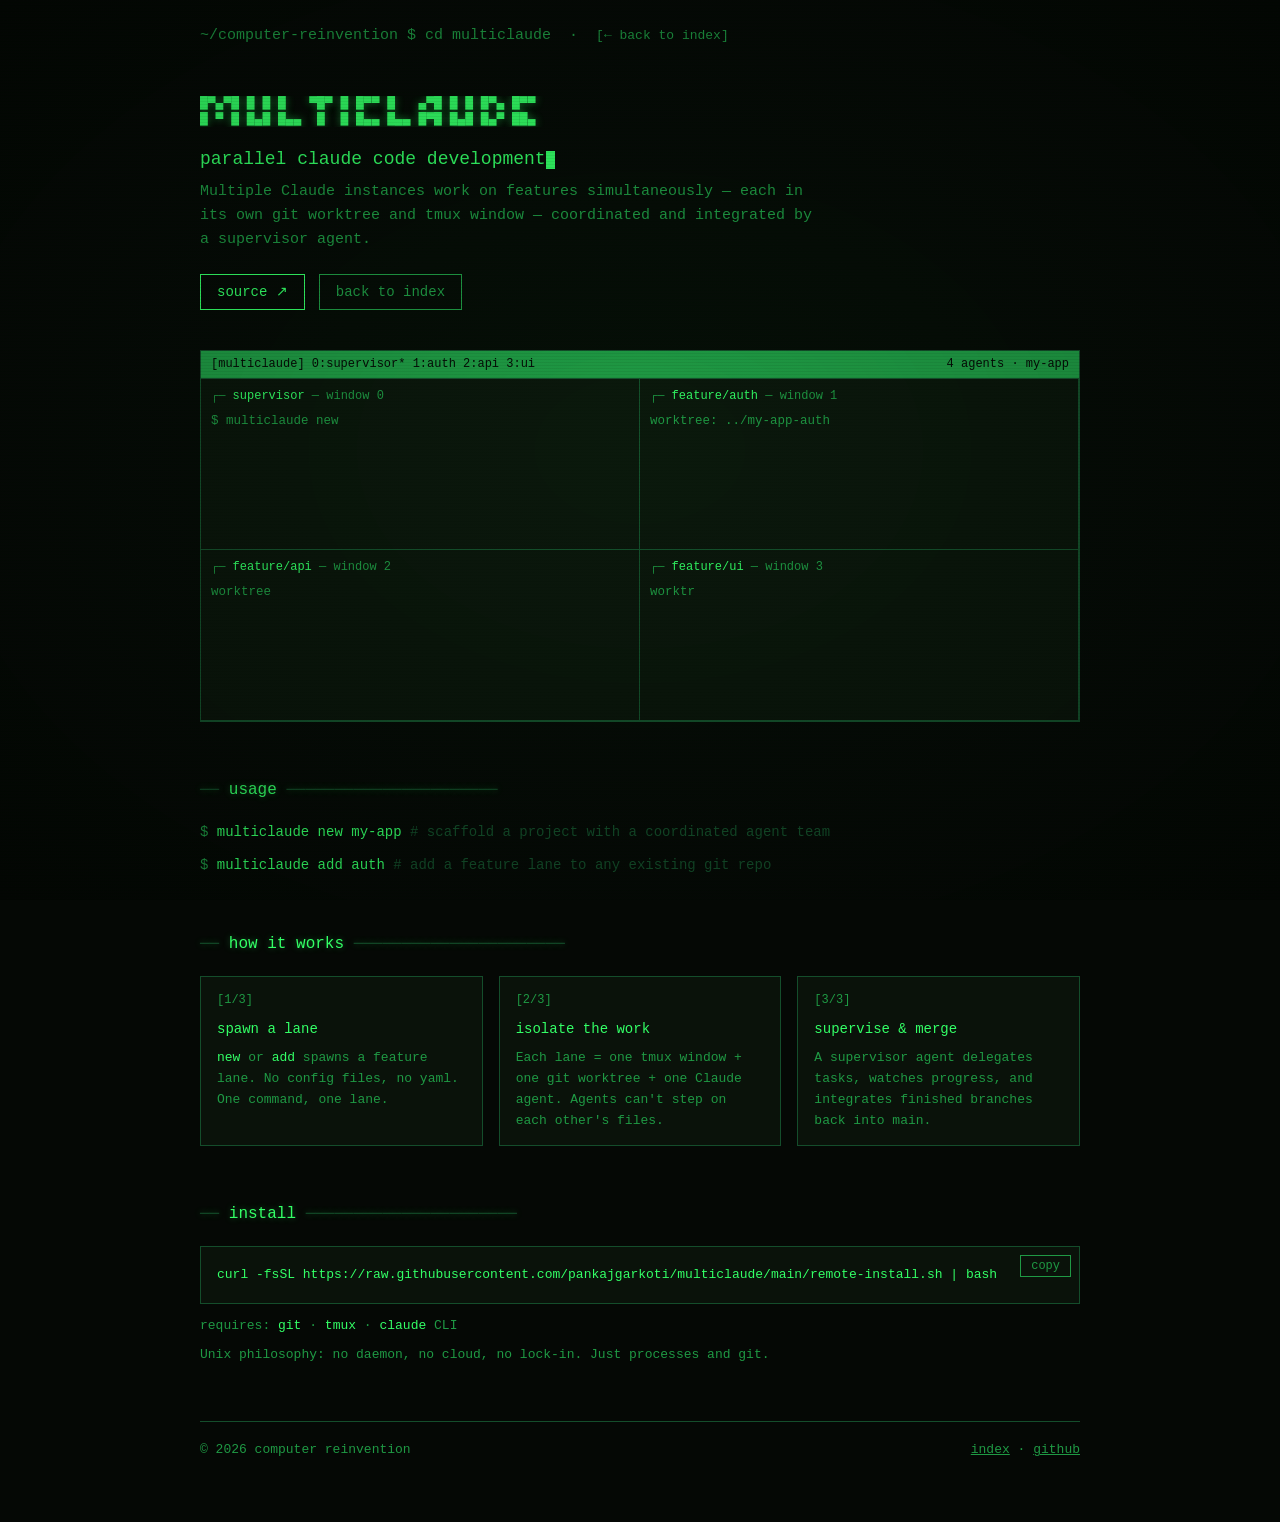
<file: multiclaude/index.html>
<!DOCTYPE html>
<html lang="en">
<head>
<meta charset="UTF-8">
<meta name="viewport" content="width=device-width, initial-scale=1.0">
<meta name="description" content="multiclaude — parallel Claude Code development. Multiple Claude agents build features simultaneously in isolated git worktrees and tmux windows, coordinated by a supervisor.">
<title>multiclaude — parallel claude code development</title>
<style>
  :root {
    --bg: #050805;
    --panel: #0a120a;
    --green: #33ff66;
    --green-dim: #1f9944;
    --green-faint: #144d2b;
    --amber: #ffcc33;
  }
  * { margin: 0; padding: 0; box-sizing: border-box; }
  html { background: var(--bg); }
  body {
    background: var(--bg);
    color: var(--green);
    font-family: "SF Mono", Menlo, Consolas, "Liberation Mono", monospace;
    font-size: 15px;
    line-height: 1.6;
    min-height: 100vh;
    position: relative;
  }
  /* subtle CRT scanlines */
  body::after {
    content: "";
    position: fixed;
    inset: 0;
    pointer-events: none;
    background: repeating-linear-gradient(
      to bottom,
      rgba(0, 0, 0, 0) 0px,
      rgba(0, 0, 0, 0) 2px,
      rgba(0, 20, 0, 0.12) 3px
    );
    z-index: 100;
  }
  /* soft vignette glow */
  body::before {
    content: "";
    position: fixed;
    inset: 0;
    pointer-events: none;
    background: radial-gradient(ellipse at center, rgba(51,255,102,0.03) 0%, rgba(0,0,0,0.25) 100%);
    z-index: 99;
  }
  .wrap { max-width: 920px; margin: 0 auto; padding: 24px 20px 60px; }
  a { color: var(--green); }
  a:hover { color: var(--bg); background: var(--green); text-decoration: none; }

  .prompt-bar {
    color: var(--green-dim);
    margin-bottom: 8px;
    word-break: break-all;
  }
  .prompt-bar a { color: var(--green-dim); text-decoration: none; }
  .prompt-bar a:hover { color: var(--bg); background: var(--green-dim); }
  .back-plain { font-size: 13px; color: var(--green-dim); text-decoration: none; }
  .back-plain:hover { color: var(--bg); background: var(--green-dim); }

  header.hero { margin: 48px 0 20px; }
  pre.banner {
    color: var(--green);
    font-size: 13px;
    line-height: 1.2;
    overflow-x: auto;
    text-shadow: 0 0 8px rgba(51,255,102,0.45);
    margin-bottom: 18px;
  }
  .tagline { font-size: 18px; margin-bottom: 6px; }
  .tagline .cursor {
    display: inline-block;
    width: 9px; height: 18px;
    background: var(--green);
    vertical-align: text-bottom;
    animation: blink 1.1s steps(1) infinite;
  }
  @keyframes blink { 50% { opacity: 0; } }
  .subtitle { color: var(--green-dim); max-width: 620px; margin-bottom: 22px; }

  .btn-row { display: flex; gap: 14px; flex-wrap: wrap; margin-bottom: 40px; }
  .tbtn {
    display: inline-block;
    padding: 6px 16px;
    border: 1px solid var(--green);
    color: var(--green);
    text-decoration: none;
    font-size: 14px;
  }
  .tbtn:hover { background: var(--green); color: var(--bg); }
  .tbtn.dim { border-color: var(--green-dim); color: var(--green-dim); }
  .tbtn.dim:hover { background: var(--green-dim); color: var(--bg); }

  /* tmux mock */
  .tmux {
    border: 1px solid var(--green-faint);
    background: var(--panel);
    margin-bottom: 56px;
  }
  .tmux-status {
    display: flex;
    justify-content: space-between;
    padding: 4px 10px;
    font-size: 12px;
    color: var(--bg);
    background: var(--green-dim);
    white-space: nowrap;
    overflow: hidden;
  }
  .panes {
    display: grid;
    grid-template-columns: 1fr 1fr;
  }
  .pane {
    border: 1px solid var(--green-faint);
    margin: -1px 0 0 -1px;
    padding: 8px 10px 10px;
    min-height: 172px;
    overflow: hidden;
  }
  .pane-title {
    color: var(--green-dim);
    font-size: 12px;
    margin-bottom: 6px;
    white-space: nowrap;
    overflow: hidden;
  }
  .pane-title b { color: var(--green); font-weight: normal; }
  .pane-body {
    font-size: 12.5px;
    line-height: 1.5;
    white-space: pre-wrap;
    word-break: break-word;
    color: var(--green);
    min-height: 120px;
  }
  .pane-body .dim { color: var(--green-dim); }
  .pane-body .ok { color: var(--green); text-shadow: 0 0 6px rgba(51,255,102,0.5); }
  .pane-body .amber { color: var(--amber); }

  h2.section {
    color: var(--green);
    font-size: 16px;
    font-weight: normal;
    margin-bottom: 18px;
    text-shadow: 0 0 6px rgba(51,255,102,0.35);
  }
  h2.section::before { content: "── "; color: var(--green-faint); }
  h2.section::after { content: " ──────────────────────"; color: var(--green-faint); }

  .steps { display: grid; grid-template-columns: 1fr 1fr 1fr; gap: 16px; margin-bottom: 56px; }
  .step {
    border: 1px solid var(--green-faint);
    background: var(--panel);
    padding: 14px 16px;
  }
  .step .num { color: var(--green-dim); font-size: 12px; margin-bottom: 8px; }
  .step h3 { font-size: 14px; font-weight: normal; color: var(--green); margin-bottom: 8px; }
  .step p { font-size: 13px; color: var(--green-dim); }
  .step code { color: var(--green); }

  .codeblock {
    position: relative;
    border: 1px solid var(--green-faint);
    background: var(--panel);
    padding: 16px 90px 16px 16px;
    margin-bottom: 12px;
    overflow-x: auto;
  }
  .codeblock code {
    font-size: 13px;
    color: var(--green);
    white-space: pre;
  }
  .codeblock .copy {
    position: absolute;
    top: 8px; right: 8px;
    background: transparent;
    border: 1px solid var(--green-dim);
    color: var(--green-dim);
    font-family: inherit;
    font-size: 12px;
    padding: 3px 10px;
    cursor: pointer;
  }
  .codeblock .copy:hover { background: var(--green-dim); color: var(--bg); }
  .reqs { color: var(--green-dim); font-size: 13px; margin-bottom: 8px; }
  .reqs code { color: var(--green); }
  .philosophy { color: var(--green-dim); font-size: 13px; margin-bottom: 56px; }

  .cmd-examples { margin-bottom: 56px; }
  .cmd-line { margin-bottom: 10px; font-size: 14px; }
  .cmd-line .ps1 { color: var(--green-dim); }
  .cmd-line .comment { color: var(--green-faint); }

  footer {
    border-top: 1px solid var(--green-faint);
    padding-top: 18px;
    display: flex;
    justify-content: space-between;
    flex-wrap: wrap;
    gap: 10px;
    color: var(--green-dim);
    font-size: 13px;
  }
  footer a { color: var(--green-dim); }

  @media (max-width: 640px) {
    .panes { grid-template-columns: 1fr; }
    .steps { grid-template-columns: 1fr; }
    pre.banner { font-size: 9px; }
    .codeblock { padding-right: 16px; padding-top: 40px; }
  }
</style>
  <script defer src="/assets/analytics.js"></script>
</head>
<body>
<div class="wrap">

  <nav class="prompt-bar" aria-label="breadcrumb">~/<a href="../">computer-reinvention</a> $ cd multiclaude &nbsp;·&nbsp; <a class="back-plain" href="../">[&larr; back to index]</a></nav>

  <header class="hero">
    <pre class="banner" aria-label="multiclaude">
█▀▄▀█ █ █ █   ▀█▀ █ █▀▀ █   ▄▀█ █ █ █▀▄ █▀▀
█ ▀ █ █▄█ █▄▄  █  █ █▄▄ █▄▄ █▀█ █▄█ █▄▀ ██▄</pre>
    <p class="tagline">parallel claude code development<span class="cursor"></span></p>
    <p class="subtitle">Multiple Claude instances work on features simultaneously — each in its own git worktree and tmux window — coordinated and integrated by a supervisor agent.</p>
    <div class="btn-row">
      <a class="tbtn" href="https://github.com/computer-reinvention/multiclaude">source &#8599;</a>
      <a class="tbtn dim" href="../">back to index</a>
    </div>
  </header>

  <section class="tmux" aria-label="animated tmux session demo">
    <div class="tmux-status"><span>[multiclaude] 0:supervisor* 1:auth 2:api 3:ui</span><span>4 agents · my-app</span></div>
    <div class="panes">
      <div class="pane">
        <div class="pane-title">┌─ <b>supervisor</b> ─ window 0</div>
        <div class="pane-body" id="pane-0"></div>
      </div>
      <div class="pane">
        <div class="pane-title">┌─ <b>feature/auth</b> ─ window 1</div>
        <div class="pane-body" id="pane-1"></div>
      </div>
      <div class="pane">
        <div class="pane-title">┌─ <b>feature/api</b> ─ window 2</div>
        <div class="pane-body" id="pane-2"></div>
      </div>
      <div class="pane">
        <div class="pane-title">┌─ <b>feature/ui</b> ─ window 3</div>
        <div class="pane-body" id="pane-3"></div>
      </div>
    </div>
  </section>

  <section class="cmd-examples">
    <h2 class="section">usage</h2>
    <p class="cmd-line"><span class="ps1">$</span> multiclaude new my-app <span class="comment"># scaffold a project with a coordinated agent team</span></p>
    <p class="cmd-line"><span class="ps1">$</span> multiclaude add auth <span class="comment"># add a feature lane to any existing git repo</span></p>
  </section>

  <section>
    <h2 class="section">how it works</h2>
    <div class="steps">
      <div class="step">
        <div class="num">[1/3]</div>
        <h3>spawn a lane</h3>
        <p><code>new</code> or <code>add</code> spawns a feature lane. No config files, no yaml. One command, one lane.</p>
      </div>
      <div class="step">
        <div class="num">[2/3]</div>
        <h3>isolate the work</h3>
        <p>Each lane = one tmux window + one git worktree + one Claude agent. Agents can't step on each other's files.</p>
      </div>
      <div class="step">
        <div class="num">[3/3]</div>
        <h3>supervise &amp; merge</h3>
        <p>A supervisor agent delegates tasks, watches progress, and integrates finished branches back into main.</p>
      </div>
    </div>
  </section>

  <section>
    <h2 class="section">install</h2>
    <div class="codeblock">
      <code id="install-cmd">curl -fsSL https://raw.githubusercontent.com/pankajgarkoti/multiclaude/main/remote-install.sh | bash</code>
      <button class="copy" id="copy-btn" type="button">copy</button>
    </div>
    <p class="reqs">requires: <code>git</code> · <code>tmux</code> · <code>claude</code> CLI</p>
    <p class="philosophy">Unix philosophy: no daemon, no cloud, no lock-in. Just processes and git.</p>
  </section>

  <footer>
    <span>&copy; 2026 computer reinvention</span>
    <span><a href="../">index</a> · <a href="https://github.com/computer-reinvention/multiclaude">github</a></span>
  </footer>

</div>

<script>
(function () {
  "use strict";

  // Scripts per pane. Each entry: [cssClass, text, pauseTicksAfterLine]
  var scripts = [
    [ // supervisor
      ["dim", "$ multiclaude new my-app", 6],
      ["", "spawning agent team...", 4],
      ["ok", "assign feature/auth -> agent-2", 8],
      ["ok", "assign feature/api  -> agent-3", 8],
      ["ok", "assign feature/ui   -> agent-4", 12],
      ["dim", "polling worktrees for status...", 16],
      ["amber", "feature/api: review requested", 10],
      ["ok", "merge feature/auth -> main", 8],
      ["ok", "merge feature/api  -> main", 8],
      ["", "all lanes green. idle.", 20]
    ],
    [ // feature/auth
      ["dim", "worktree: ../my-app-auth", 8],
      ["", "reading src/session.ts...", 10],
      ["", "writing middleware...", 14],
      ["ok", "✓ tests pass (14/14)", 6],
      ["", "git commit -m 'add session middleware'", 10],
      ["ok", "✓ pushed feature/auth", 8],
      ["dim", "awaiting supervisor merge...", 24]
    ],
    [ // feature/api
      ["dim", "worktree: ../my-app-api", 10],
      ["", "scaffolding /v1/users routes...", 12],
      ["amber", "✗ tests fail (2/9) — fixing", 10],
      ["", "patching validation schema...", 12],
      ["ok", "✓ tests pass (9/9)", 6],
      ["", "git commit -m 'add users endpoint'", 10],
      ["ok", "✓ pushed feature/api", 26]
    ],
    [ // feature/ui
      ["dim", "worktree: ../my-app-ui", 12],
      ["", "building login form component...", 14],
      ["", "wiring form -> /v1/session...", 12],
      ["ok", "✓ tests pass (6/6)", 6],
      ["", "git commit -m 'add login form'", 10],
      ["ok", "✓ pushed feature/ui", 8],
      ["dim", "status: done", 22]
    ]
  ];

  var MAX_LINES = 7;

  // Per-pane typing state
  var panes = scripts.map(function (script, i) {
    return {
      el: document.getElementById("pane-" + i),
      script: script,
      line: 0,        // index into script
      chr: 0,         // chars typed of current line
      pause: i * 5,   // stagger start so panes feel independent
      done: [],       // finished line elements (spans)
      current: null   // span being typed into
    };
  });

  function newSpan(pane, cls) {
    var s = document.createElement("span");
    if (cls) s.className = cls;
    pane.el.appendChild(s);
    pane.el.appendChild(document.createTextNode("\n"));
    pane.done.push(s);
    // trim old lines to keep panes fixed-height and cheap
    while (pane.done.length > MAX_LINES) {
      var old = pane.done.shift();
      var nl = old.nextSibling; // the text node "\n"
      pane.el.removeChild(old);
      if (nl) pane.el.removeChild(nl);
    }
    return s;
  }

  function tick() {
    for (var i = 0; i < panes.length; i++) {
      var p = panes[i];
      if (p.pause > 0) { p.pause--; continue; }

      var entry = p.script[p.line];

      if (!p.current) p.current = newSpan(p, entry[0]);

      // type 1-2 chars per tick for a lively but light feel
      var step = 1 + ((i + p.line) % 2);
      p.chr = Math.min(p.chr + step, entry[1].length);
      p.current.textContent = entry[1].slice(0, p.chr);

      if (p.chr >= entry[1].length) {
        p.pause = entry[2];
        p.current = null;
        p.chr = 0;
        p.line++;
        if (p.line >= p.script.length) {
          p.line = 0;
          p.pause += 8; // brief rest, then loop; old lines scroll away naturally
        }
      }
    }
  }

  // Single interval drives all four panes. ~14 ticks/sec keeps CPU trivial.
  setInterval(tick, 70);

  // Copy button
  var btn = document.getElementById("copy-btn");
  var cmd = document.getElementById("install-cmd");
  btn.addEventListener("click", function () {
    var text = cmd.textContent;
    function flash(msg) {
      btn.textContent = msg;
      setTimeout(function () { btn.textContent = "copy"; }, 1500);
    }
    if (navigator.clipboard && navigator.clipboard.writeText) {
      navigator.clipboard.writeText(text).then(function () { flash("copied!"); }, function () { flash("failed"); });
    } else {
      // fallback: select-based copy
      var range = document.createRange();
      range.selectNodeContents(cmd);
      var sel = window.getSelection();
      sel.removeAllRanges();
      sel.addRange(range);
      try { document.execCommand("copy"); flash("copied!"); } catch (e) { flash("select+copy"); }
      sel.removeAllRanges();
    }
  });
})();
</script>
</body>
</html>
</file>
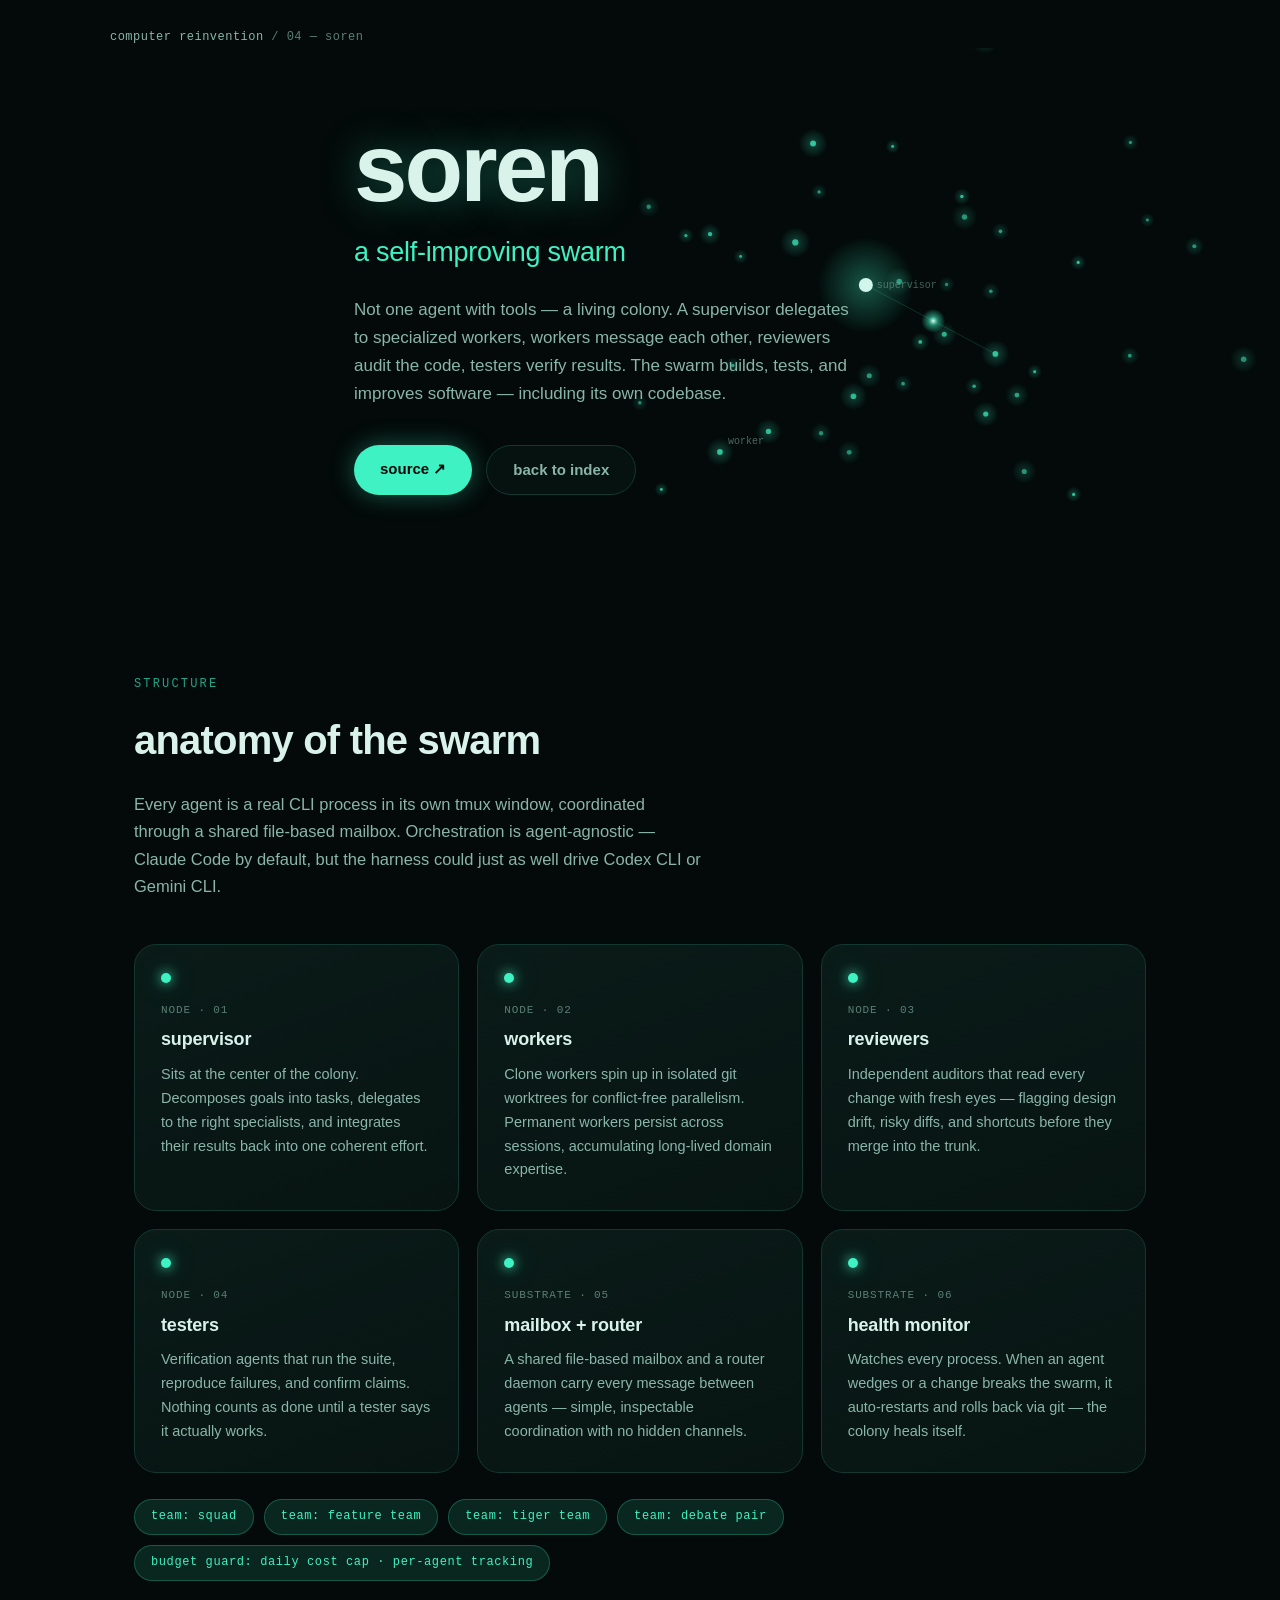
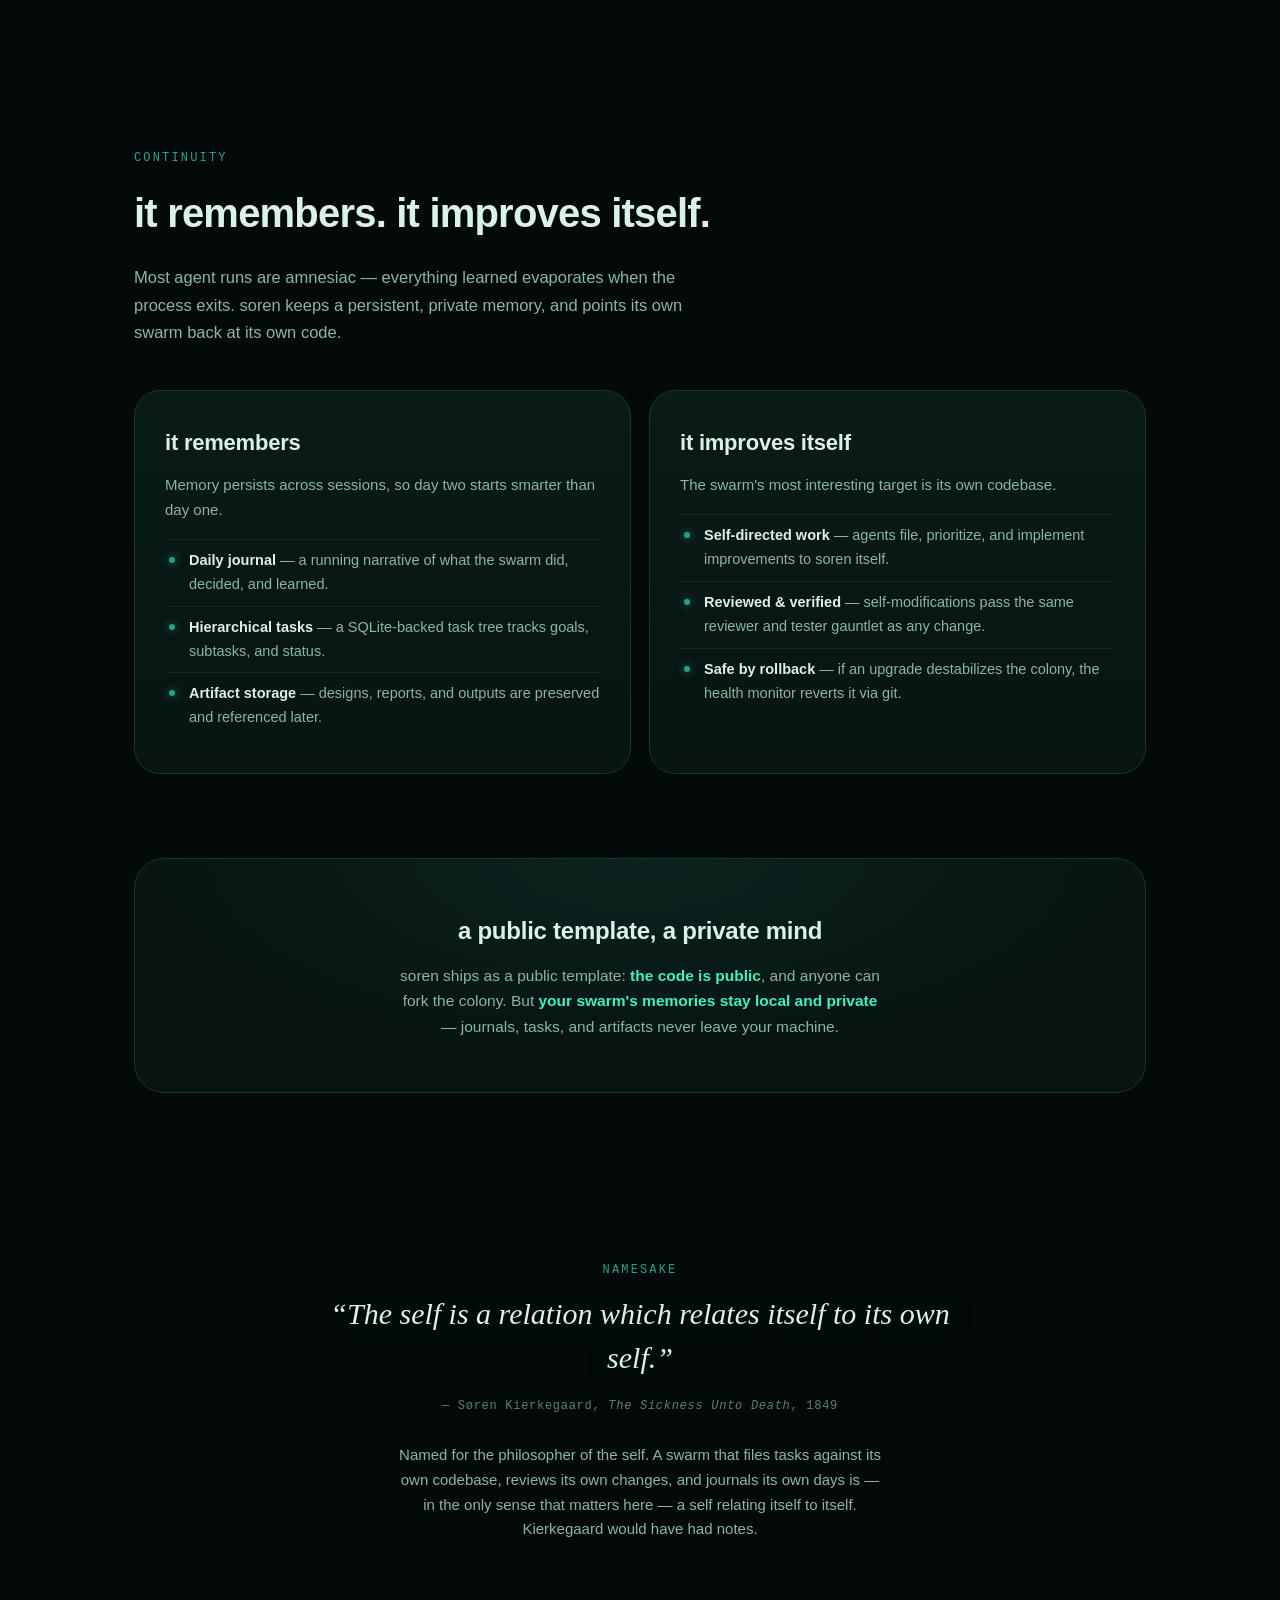
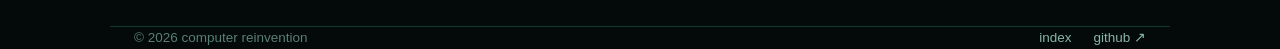
<file: soren/index.html>
<!DOCTYPE html>
<html lang="en">
<head>
<meta charset="UTF-8">
<meta name="viewport" content="width=device-width, initial-scale=1.0">
<title>soren — a self-improving swarm · computer reinvention</title>
<meta name="description" content="soren is a self-improving swarm of autonomous AI agents that coordinate through message passing to build, test, and improve software — including their own codebase.">
<style>
  :root {
    --abyss: #030a09;
    --deep: #071412;
    --card: #0a1b18;
    --card-edge: #123830;
    --glow: #3ef2c3;
    --glow-dim: #22a488;
    --glow-faint: rgba(62, 242, 195, 0.12);
    --ink: #d9f2ea;
    --ink-dim: #8ab5a9;
    --ink-faint: #5a7f75;
    --mono: ui-monospace, SFMono-Regular, Menlo, Consolas, monospace;
    --sans: -apple-system, BlinkMacSystemFont, "Segoe UI", Roboto, Helvetica, Arial, sans-serif;
  }
  * { margin: 0; padding: 0; box-sizing: border-box; }
  html { scroll-behavior: smooth; }
  body {
    background: var(--abyss);
    color: var(--ink);
    font-family: var(--sans);
    line-height: 1.65;
    -webkit-font-smoothing: antialiased;
    overflow-x: hidden;
  }
  a { color: var(--glow); text-decoration: none; transition: opacity 0.2s; }
  a:hover { opacity: 0.75; }
  .wrap { max-width: 1060px; margin: 0 auto; padding: 0 24px; }

  /* breadcrumb */
  .crumb {
    padding: 28px 0 0;
    font-family: var(--mono);
    font-size: 12px;
    letter-spacing: 0.04em;
    color: var(--ink-faint);
    position: relative;
    z-index: 3;
  }
  .crumb a { color: var(--ink-dim); }
  .crumb a:hover { color: var(--glow); opacity: 1; }

  /* hero */
  .hero {
    position: relative;
    padding: 72px 0 96px;
    min-height: 540px;
  }
  #swarm {
    position: absolute;
    inset: 0;
    width: 100%;
    height: 100%;
    z-index: 1;
    pointer-events: none;
  }
  .hero-inner { position: relative; z-index: 2; max-width: 620px; }
  .hero h1 {
    font-size: clamp(56px, 10vw, 96px);
    font-weight: 700;
    letter-spacing: -0.03em;
    line-height: 1;
    color: var(--ink);
    text-shadow: 0 0 40px rgba(62, 242, 195, 0.35);
  }
  .tagline {
    margin-top: 14px;
    font-size: clamp(20px, 3.4vw, 27px);
    font-weight: 500;
    color: var(--glow);
    letter-spacing: -0.01em;
  }
  .hero p.sub {
    margin-top: 22px;
    font-size: 17px;
    color: var(--ink-dim);
    max-width: 54ch;
  }
  .btns { margin-top: 36px; display: flex; gap: 14px; flex-wrap: wrap; }
  .btn {
    display: inline-block;
    padding: 12px 26px;
    border-radius: 999px;
    font-size: 15px;
    font-weight: 600;
    transition: box-shadow 0.25s, transform 0.15s, background 0.25s;
  }
  .btn-glow {
    background: var(--glow);
    color: var(--abyss);
    box-shadow: 0 0 24px rgba(62, 242, 195, 0.35);
  }
  .btn-glow:hover { opacity: 1; box-shadow: 0 0 42px rgba(62, 242, 195, 0.6); transform: translateY(-1px); }
  .btn-ghost {
    color: var(--ink-dim);
    border: 1px solid var(--card-edge);
    background: rgba(10, 27, 24, 0.5);
  }
  .btn-ghost:hover { opacity: 1; color: var(--glow); border-color: var(--glow-dim); }

  /* sections */
  /* section.wrap: must out-specify .wrap's `padding: 0 24px`, which would
     otherwise zero the vertical rhythm between sections. */
  section.wrap { padding: 84px 24px; position: relative; z-index: 2; }
  .kicker {
    font-family: var(--mono);
    font-size: 12px;
    letter-spacing: 0.18em;
    text-transform: uppercase;
    color: var(--glow-dim);
    margin-bottom: 12px;
  }
  h2 {
    font-size: clamp(28px, 5vw, 40px);
    font-weight: 700;
    letter-spacing: -0.02em;
    margin-bottom: 18px;
  }
  .lede { color: var(--ink-dim); max-width: 62ch; font-size: 16.5px; }

  .grid {
    margin-top: 44px;
    display: grid;
    grid-template-columns: repeat(auto-fit, minmax(280px, 1fr));
    gap: 18px;
  }
  .card {
    background: linear-gradient(160deg, var(--card) 0%, var(--deep) 100%);
    border: 1px solid var(--card-edge);
    border-radius: 22px;
    padding: 28px 26px;
    transition: border-color 0.3s, box-shadow 0.3s, transform 0.2s;
  }
  .card:hover {
    border-color: var(--glow-dim);
    box-shadow: 0 0 32px rgba(62, 242, 195, 0.09), inset 0 0 24px rgba(62, 242, 195, 0.03);
    transform: translateY(-2px);
  }
  .card .dot {
    width: 10px; height: 10px; border-radius: 50%;
    background: var(--glow);
    box-shadow: 0 0 12px var(--glow), 0 0 28px rgba(62, 242, 195, 0.4);
    margin-bottom: 18px;
  }
  .card h3 { font-size: 18px; font-weight: 650; margin-bottom: 8px; letter-spacing: -0.01em; }
  .card h3 span {
    font-family: var(--mono);
    font-size: 11px;
    font-weight: 400;
    color: var(--ink-faint);
    letter-spacing: 0.08em;
    display: block;
    margin-bottom: 6px;
    text-transform: uppercase;
  }
  .card p { font-size: 14.5px; color: var(--ink-dim); }

  /* two-column memory / self-improve */
  .duo { margin-top: 44px; display: grid; grid-template-columns: 1fr 1fr; gap: 18px; }
  @media (max-width: 760px) { .duo { grid-template-columns: 1fr; } }
  .panel {
    background: linear-gradient(180deg, var(--card) 0%, var(--deep) 100%);
    border: 1px solid var(--card-edge);
    border-radius: 26px;
    padding: 34px 30px;
  }
  .panel h3 { font-size: 22px; font-weight: 650; margin-bottom: 12px; letter-spacing: -0.01em; }
  .panel p { font-size: 15px; color: var(--ink-dim); margin-bottom: 12px; }
  .panel ul { list-style: none; margin-top: 16px; }
  .panel li {
    font-size: 14.5px;
    color: var(--ink-dim);
    padding: 9px 0 9px 24px;
    position: relative;
    border-top: 1px solid rgba(18, 56, 48, 0.6);
  }
  .panel li::before {
    content: "";
    position: absolute;
    left: 4px; top: 17px;
    width: 6px; height: 6px;
    border-radius: 50%;
    background: var(--glow-dim);
    box-shadow: 0 0 8px rgba(62, 242, 195, 0.5);
  }
  .panel li strong { color: var(--ink); font-weight: 600; }

  /* teams strip */
  .teams { margin-top: 26px; display: flex; flex-wrap: wrap; gap: 10px; }
  .chip {
    font-family: var(--mono);
    font-size: 12px;
    letter-spacing: 0.05em;
    color: var(--glow);
    background: var(--glow-faint);
    border: 1px solid rgba(62, 242, 195, 0.25);
    border-radius: 999px;
    padding: 7px 16px;
  }

  /* template note */
  .note {
    margin-top: 84px;
    text-align: center;
    padding: 52px 32px;
    border-radius: 30px;
    border: 1px solid var(--card-edge);
    background:
      radial-gradient(ellipse 70% 120% at 50% 0%, rgba(62, 242, 195, 0.07), transparent 70%),
      var(--deep);
  }
  .note h3 { font-size: 24px; font-weight: 650; letter-spacing: -0.01em; margin-bottom: 12px; }
  .note p { color: var(--ink-dim); max-width: 56ch; margin: 0 auto; font-size: 15.5px; }
  .note p strong { color: var(--glow); font-weight: 600; }

  /* footer */
  footer {
    margin-top: 40px;
    border-top: 1px solid var(--card-edge);
    padding: 36px 0 48px;
    display: flex;
    justify-content: space-between;
    align-items: center;
    flex-wrap: wrap;
    gap: 16px;
    font-size: 13.5px;
    color: var(--ink-faint);
  }
  footer nav { display: flex; gap: 22px; }
  footer a { color: var(--ink-dim); }
  /* namesake epigraph */
  .namesake { text-align: center; }
  .namesake blockquote {
    max-width: 680px;
    margin: 0 auto;
    font-family: Georgia, 'Times New Roman', serif;
    font-style: italic;
    font-size: clamp(22px, 4vw, 30px);
    line-height: 1.45;
    color: var(--ink);
    text-shadow: 0 0 34px rgba(62, 242, 195, 0.28);
  }
  .namesake .attr {
    margin-top: 18px;
    font-family: var(--mono);
    font-size: 12px;
    letter-spacing: 0.06em;
    color: var(--ink-faint);
  }
  .namesake .gloss {
    margin: 26px auto 0;
    max-width: 58ch;
    color: var(--ink-dim);
    font-size: 15px;
  }

  footer a:hover { color: var(--glow); opacity: 1; }

  @media (max-width: 480px) {
    .hero { padding: 48px 0 72px; min-height: 480px; }
    section.wrap { padding: 60px 24px; }
    .panel { padding: 26px 22px; }
  }
</style>
  <script defer src="/assets/analytics.js"></script>
</head>
<body>

<div class="wrap crumb">
  <a href="../">computer reinvention</a> <span>/ 04 — soren</span>
</div>

<header class="hero">
  <canvas id="swarm" aria-hidden="true"></canvas>
  <div class="wrap hero-inner">
    <h1>soren</h1>
    <div class="tagline">a self-improving swarm</div>
    <p class="sub">
      Not one agent with tools — a living colony. A supervisor delegates to specialized
      workers, workers message each other, reviewers audit the code, testers verify results.
      The swarm builds, tests, and improves software — including its own codebase.
    </p>
    <div class="btns">
      <a class="btn btn-glow" href="https://github.com/computer-reinvention/soren" target="_blank" rel="noopener">source&nbsp;↗</a>
      <a class="btn btn-ghost" href="../">back to index</a>
    </div>
  </div>
</header>

<main>
  <section class="wrap" id="anatomy">
    <div class="kicker">structure</div>
    <h2>anatomy of the swarm</h2>
    <p class="lede">
      Every agent is a real CLI process in its own tmux window, coordinated through a shared
      file-based mailbox. Orchestration is agent-agnostic — Claude&nbsp;Code by default, but the
      harness could just as well drive Codex&nbsp;CLI or Gemini&nbsp;CLI.
    </p>
    <div class="grid">
      <div class="card">
        <div class="dot"></div>
        <h3><span>node · 01</span>supervisor</h3>
        <p>Sits at the center of the colony. Decomposes goals into tasks, delegates to the right specialists, and integrates their results back into one coherent effort.</p>
      </div>
      <div class="card">
        <div class="dot"></div>
        <h3><span>node · 02</span>workers</h3>
        <p>Clone workers spin up in isolated git worktrees for conflict-free parallelism. Permanent workers persist across sessions, accumulating long-lived domain expertise.</p>
      </div>
      <div class="card">
        <div class="dot"></div>
        <h3><span>node · 03</span>reviewers</h3>
        <p>Independent auditors that read every change with fresh eyes — flagging design drift, risky diffs, and shortcuts before they merge into the trunk.</p>
      </div>
      <div class="card">
        <div class="dot"></div>
        <h3><span>node · 04</span>testers</h3>
        <p>Verification agents that run the suite, reproduce failures, and confirm claims. Nothing counts as done until a tester says it actually works.</p>
      </div>
      <div class="card">
        <div class="dot"></div>
        <h3><span>substrate · 05</span>mailbox + router</h3>
        <p>A shared file-based mailbox and a router daemon carry every message between agents — simple, inspectable coordination with no hidden channels.</p>
      </div>
      <div class="card">
        <div class="dot"></div>
        <h3><span>substrate · 06</span>health monitor</h3>
        <p>Watches every process. When an agent wedges or a change breaks the swarm, it auto-restarts and rolls back via git — the colony heals itself.</p>
      </div>
    </div>
    <div class="teams">
      <span class="chip">team: squad</span>
      <span class="chip">team: feature team</span>
      <span class="chip">team: tiger team</span>
      <span class="chip">team: debate pair</span>
      <span class="chip">budget guard: daily cost cap · per-agent tracking</span>
    </div>
  </section>

  <section class="wrap" id="memory">
    <div class="kicker">continuity</div>
    <h2>it remembers. it improves itself.</h2>
    <p class="lede">
      Most agent runs are amnesiac — everything learned evaporates when the process exits.
      soren keeps a persistent, private memory, and points its own swarm back at its own code.
    </p>
    <div class="duo">
      <div class="panel">
        <h3>it remembers</h3>
        <p>Memory persists across sessions, so day two starts smarter than day one.</p>
        <ul>
          <li><strong>Daily journal</strong> — a running narrative of what the swarm did, decided, and learned.</li>
          <li><strong>Hierarchical tasks</strong> — a SQLite-backed task tree tracks goals, subtasks, and status.</li>
          <li><strong>Artifact storage</strong> — designs, reports, and outputs are preserved and referenced later.</li>
        </ul>
      </div>
      <div class="panel">
        <h3>it improves itself</h3>
        <p>The swarm's most interesting target is its own codebase.</p>
        <ul>
          <li><strong>Self-directed work</strong> — agents file, prioritize, and implement improvements to soren itself.</li>
          <li><strong>Reviewed &amp; verified</strong> — self-modifications pass the same reviewer and tester gauntlet as any change.</li>
          <li><strong>Safe by rollback</strong> — if an upgrade destabilizes the colony, the health monitor reverts it via git.</li>
        </ul>
      </div>
    </div>

    <div class="note">
      <h3>a public template, a private mind</h3>
      <p>
        soren ships as a public template: <strong>the code is public</strong>, and anyone can fork
        the colony. But <strong>your swarm's memories stay local and private</strong> — journals,
        tasks, and artifacts never leave your machine.
      </p>
    </div>
  </section>

  <section class="wrap namesake" id="namesake">
    <div class="kicker">namesake</div>
    <blockquote>
      &ldquo;The self is a relation which relates itself to its own self.&rdquo;
    </blockquote>
    <div class="attr">— Søren Kierkegaard, <em>The Sickness Unto Death</em>, 1849</div>
    <p class="gloss">
      Named for the philosopher of the self. A swarm that files tasks against its
      own codebase, reviews its own changes, and journals its own days is — in the
      only sense that matters here — a self relating itself to itself.
      Kierkegaard would have had notes.
    </p>
  </section>
</main>

<footer class="wrap">
  <div>© 2026 computer reinvention</div>
  <nav>
    <a href="../">index</a>
    <a href="https://github.com/computer-reinvention/soren" target="_blank" rel="noopener">github ↗</a>
  </nav>
</footer>

<script>
(function () {
  "use strict";
  var canvas = document.getElementById("swarm");
  var ctx = canvas.getContext("2d");
  var W = 0, H = 0, dpr = 1;
  var GLOW = "62, 242, 195";
  var LABELS = ["worker", "reviewer", "tester", "worker", "clone"];
  var nodes = [];
  var messages = [];
  var nextMsgAt = 1.2;
  var t = 0;
  var lastFrame = performance.now();

  function resize() {
    dpr = Math.min(window.devicePixelRatio || 1, 2);
    var rect = canvas.parentElement.getBoundingClientRect();
    W = rect.width;
    H = rect.height;
    canvas.width = Math.round(W * dpr);
    canvas.height = Math.round(H * dpr);
    ctx.setTransform(dpr, 0, 0, dpr, 0, 0);
  }

  function rand(a, b) { return a + Math.random() * (b - a); }

  function makeNodes() {
    nodes = [];
    // supervisor near center (biased right on wide screens so text stays clear)
    var cx = W > 720 ? W * 0.68 : W * 0.5;
    var cy = H * 0.45;
    nodes.push({
      hx: cx, hy: cy, x: cx, y: cy,
      r: 7, supervisor: true, flare: 0,
      p1: rand(0, 6.28), p2: rand(0, 6.28), p3: rand(0, 6.28),
      s1: rand(0.15, 0.3), s2: rand(0.1, 0.25),
      amp: 10, label: null, twk: rand(0.5, 1.5)
    });
    var count = 40;
    for (var i = 0; i < count; i++) {
      var ang = rand(0, Math.PI * 2);
      var dist = rand(60, Math.min(W, H) * 0.52);
      nodes.push({
        hx: cx + Math.cos(ang) * dist * (W > 720 ? 1.25 : 1),
        hy: cy + Math.sin(ang) * dist * 0.85,
        x: 0, y: 0,
        r: rand(1.4, 3.2), supervisor: false, flare: 0,
        p1: rand(0, 6.28), p2: rand(0, 6.28), p3: rand(0, 6.28),
        s1: rand(0.2, 0.55), s2: rand(0.15, 0.45),
        amp: rand(18, 46),
        label: (i < LABELS.length && Math.random() < 0.9) ? LABELS[i] : null,
        labelPhase: rand(0, 20),
        twk: rand(0.5, 2)
      });
    }
  }

  function updateNode(n) {
    // gentle organic wander: layered sines (noise-like, cheap)
    n.x = n.hx + Math.sin(t * n.s1 + n.p1) * n.amp + Math.sin(t * n.s2 * 1.7 + n.p2) * n.amp * 0.45;
    n.y = n.hy + Math.cos(t * n.s2 + n.p2) * n.amp * 0.8 + Math.cos(t * n.s1 * 1.3 + n.p3) * n.amp * 0.4;
    if (n.flare > 0) n.flare = Math.max(0, n.flare - 0.02);
  }

  function spawnMessage() {
    var from, to;
    if (Math.random() < 0.6) {
      from = nodes[0]; // supervisor
      to = nodes[1 + Math.floor(Math.random() * (nodes.length - 1))];
    } else {
      from = nodes[1 + Math.floor(Math.random() * (nodes.length - 1))];
      do {
        to = nodes[1 + Math.floor(Math.random() * (nodes.length - 1))];
      } while (to === from);
    }
    messages.push({ from: from, to: to, prog: 0, speed: rand(0.9, 1.5) });
  }

  function drawNode(n) {
    var tw = 0.65 + 0.35 * Math.sin(t * n.twk + n.p1); // twinkle
    var a = (n.supervisor ? 0.95 : 0.35 + 0.4 * tw) + n.flare;
    var r = n.r * (1 + n.flare * 1.6);
    // halo
    var haloR = r * (n.supervisor ? 7 : 5) * (1 + n.flare);
    var g = ctx.createRadialGradient(n.x, n.y, 0, n.x, n.y, haloR);
    g.addColorStop(0, "rgba(" + GLOW + "," + Math.min(1, a * 0.35) + ")");
    g.addColorStop(1, "rgba(" + GLOW + ",0)");
    ctx.fillStyle = g;
    ctx.beginPath();
    ctx.arc(n.x, n.y, haloR, 0, Math.PI * 2);
    ctx.fill();
    // core
    ctx.fillStyle = "rgba(" + (n.supervisor ? "220, 255, 244" : GLOW) + "," + Math.min(1, a) + ")";
    ctx.beginPath();
    ctx.arc(n.x, n.y, r, 0, Math.PI * 2);
    ctx.fill();
    // occasional tiny mono label, fading in/out on a slow cycle
    if (n.label) {
      var cyc = (t * 0.14 + n.labelPhase) % 12; // visible ~3s of every ~12s
      if (cyc < 3.5) {
        var la = Math.sin((cyc / 3.5) * Math.PI) * 0.55;
        ctx.font = "10px ui-monospace, SFMono-Regular, Menlo, monospace";
        ctx.fillStyle = "rgba(138, 181, 169," + la + ")";
        ctx.fillText(n.label, n.x + 8, n.y - 8);
      }
    }
    if (n.supervisor) {
      ctx.font = "10px ui-monospace, SFMono-Regular, Menlo, monospace";
      ctx.fillStyle = "rgba(138, 181, 169, 0.5)";
      ctx.fillText("supervisor", n.x + 11, n.y + 3);
    }
  }

  function drawMessage(m) {
    var fx = m.from.x, fy = m.from.y, tx = m.to.x, ty = m.to.y;
    var fade = Math.sin(Math.min(1, m.prog) * Math.PI); // line fades in/out with travel
    // briefly-drawn connecting line
    ctx.strokeStyle = "rgba(" + GLOW + "," + (0.16 * fade) + ")";
    ctx.lineWidth = 1;
    ctx.beginPath();
    ctx.moveTo(fx, fy);
    ctx.lineTo(tx, ty);
    ctx.stroke();
    // travelling pulse
    var p = Math.min(1, m.prog);
    var px = fx + (tx - fx) * p;
    var py = fy + (ty - fy) * p;
    var g = ctx.createRadialGradient(px, py, 0, px, py, 12);
    g.addColorStop(0, "rgba(220, 255, 244," + (0.9 * fade + 0.1) + ")");
    g.addColorStop(0.4, "rgba(" + GLOW + "," + 0.5 * fade + ")");
    g.addColorStop(1, "rgba(" + GLOW + ",0)");
    ctx.fillStyle = g;
    ctx.beginPath();
    ctx.arc(px, py, 12, 0, Math.PI * 2);
    ctx.fill();
  }

  function frame(now) {
    var dt = Math.min(0.05, (now - lastFrame) / 1000);
    lastFrame = now;
    t += dt;
    ctx.clearRect(0, 0, W, H);

    for (var i = 0; i < nodes.length; i++) updateNode(nodes[i]);

    // messages
    nextMsgAt -= dt;
    if (nextMsgAt <= 0) {
      spawnMessage();
      nextMsgAt = rand(0.7, 2.2);
    }
    for (var j = messages.length - 1; j >= 0; j--) {
      var m = messages[j];
      m.prog += dt * m.speed * 0.9;
      drawMessage(m);
      if (m.prog >= 1) {
        m.to.flare = 1; // receiving node flares, then fades
        messages.splice(j, 1);
      }
    }

    for (var k = nodes.length - 1; k >= 0; k--) drawNode(nodes[k]);

    requestAnimationFrame(frame);
  }

  var resizeTimer = null;
  window.addEventListener("resize", function () {
    clearTimeout(resizeTimer);
    resizeTimer = setTimeout(function () {
      resize();
      makeNodes();
    }, 120);
  });

  resize();
  makeNodes();
  requestAnimationFrame(frame);
})();
</script>

</body>
</html>
</file>
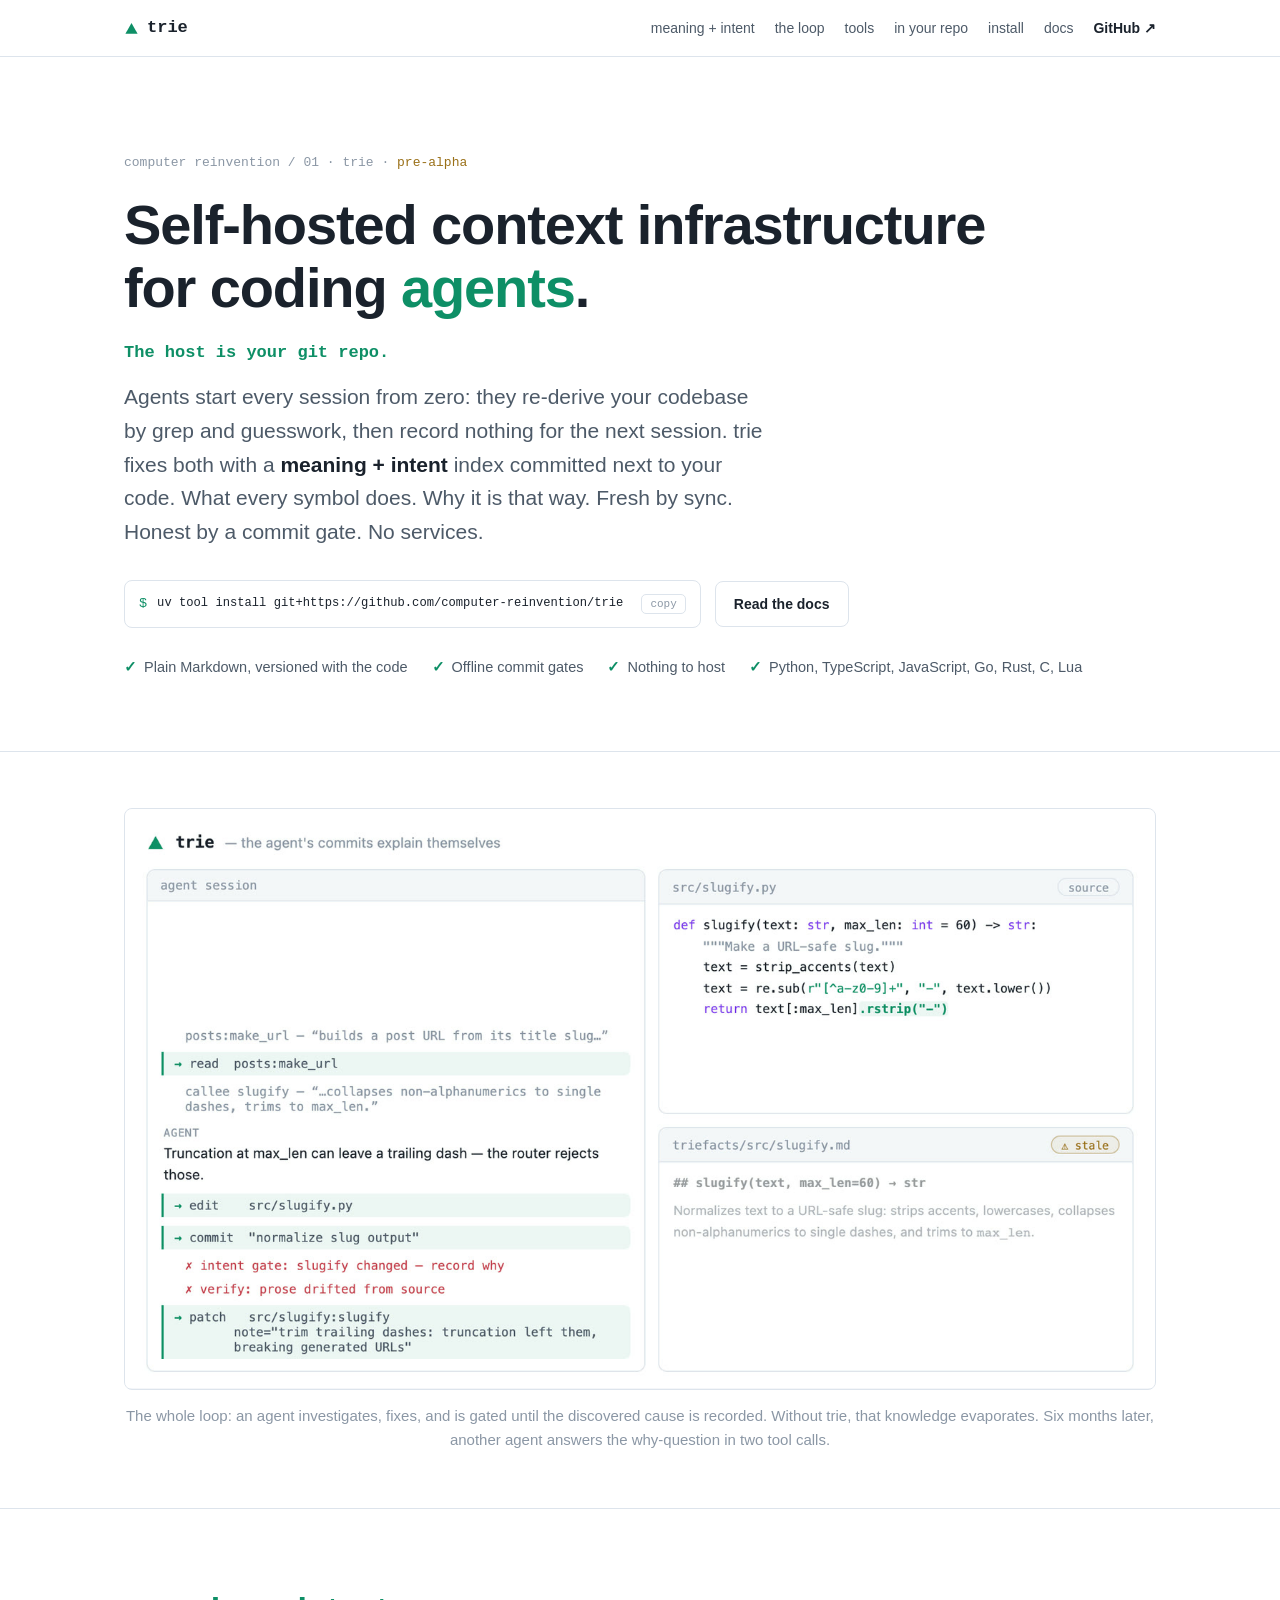
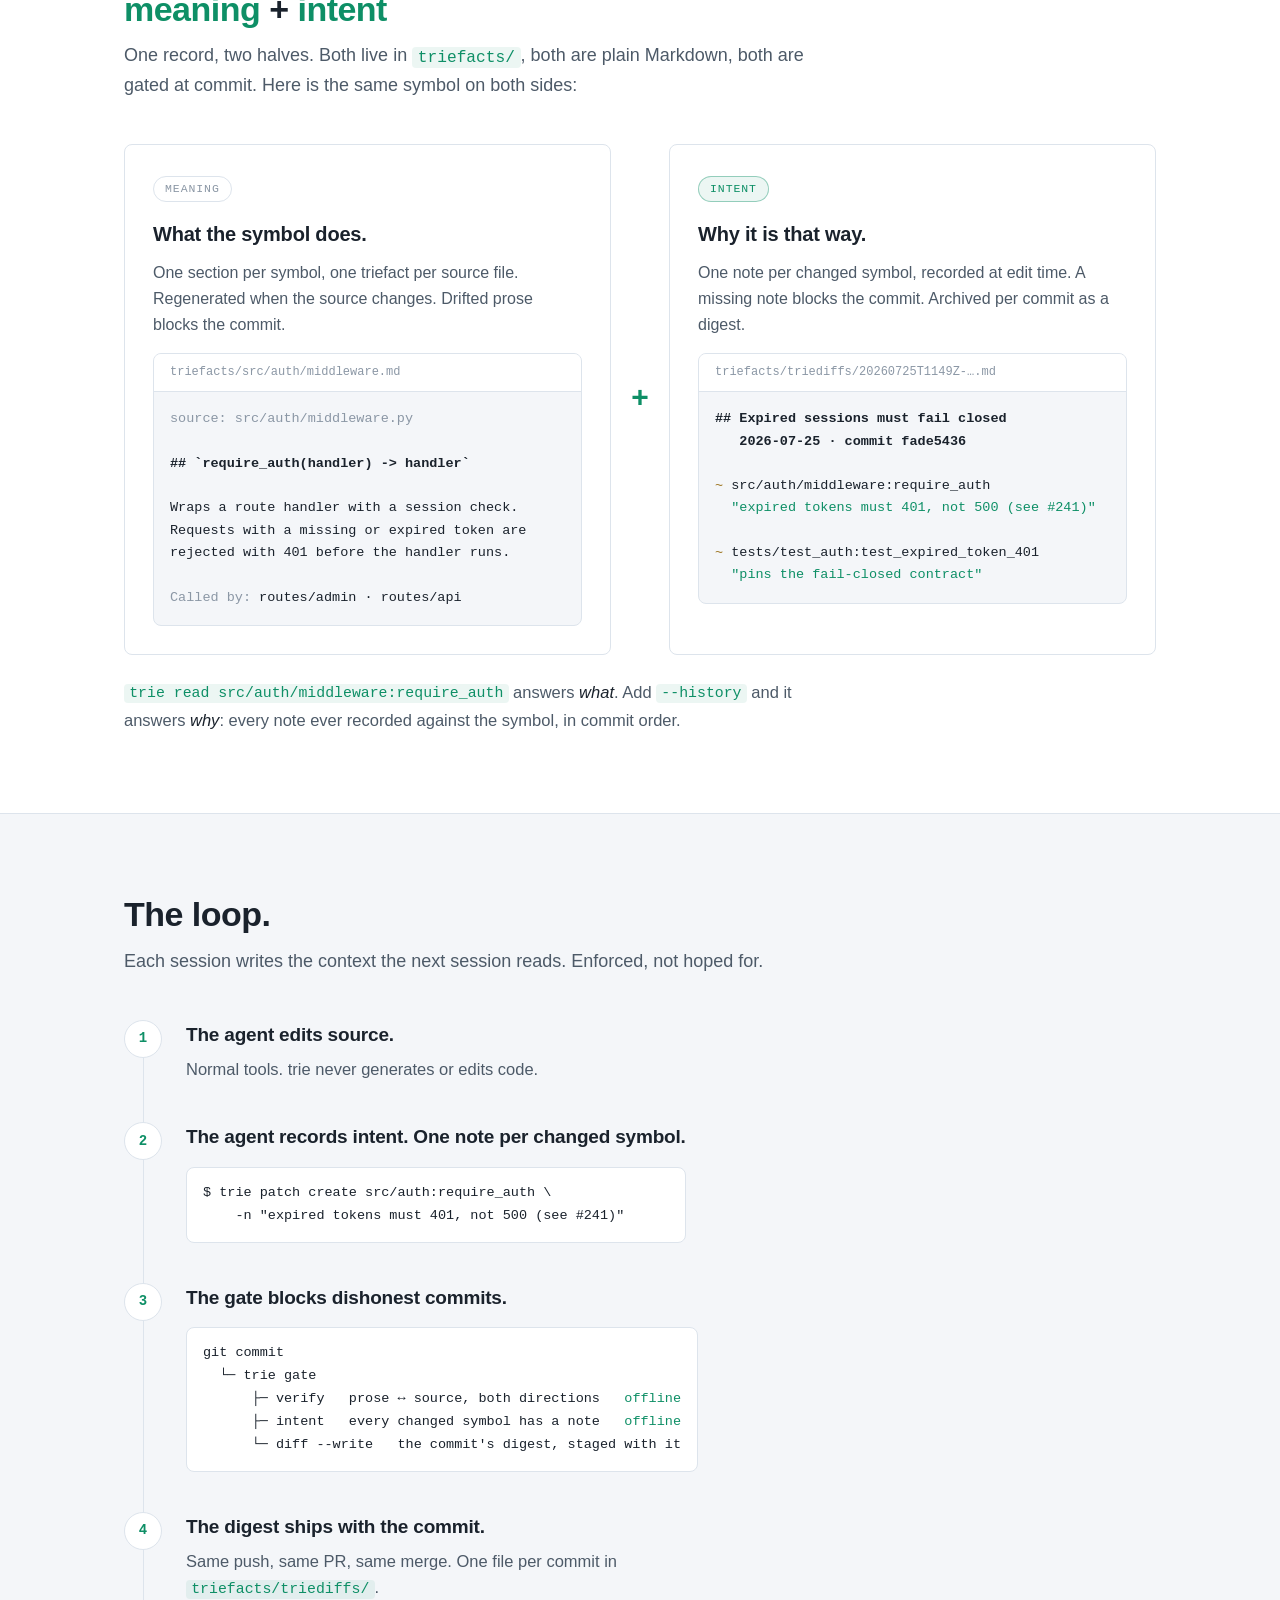
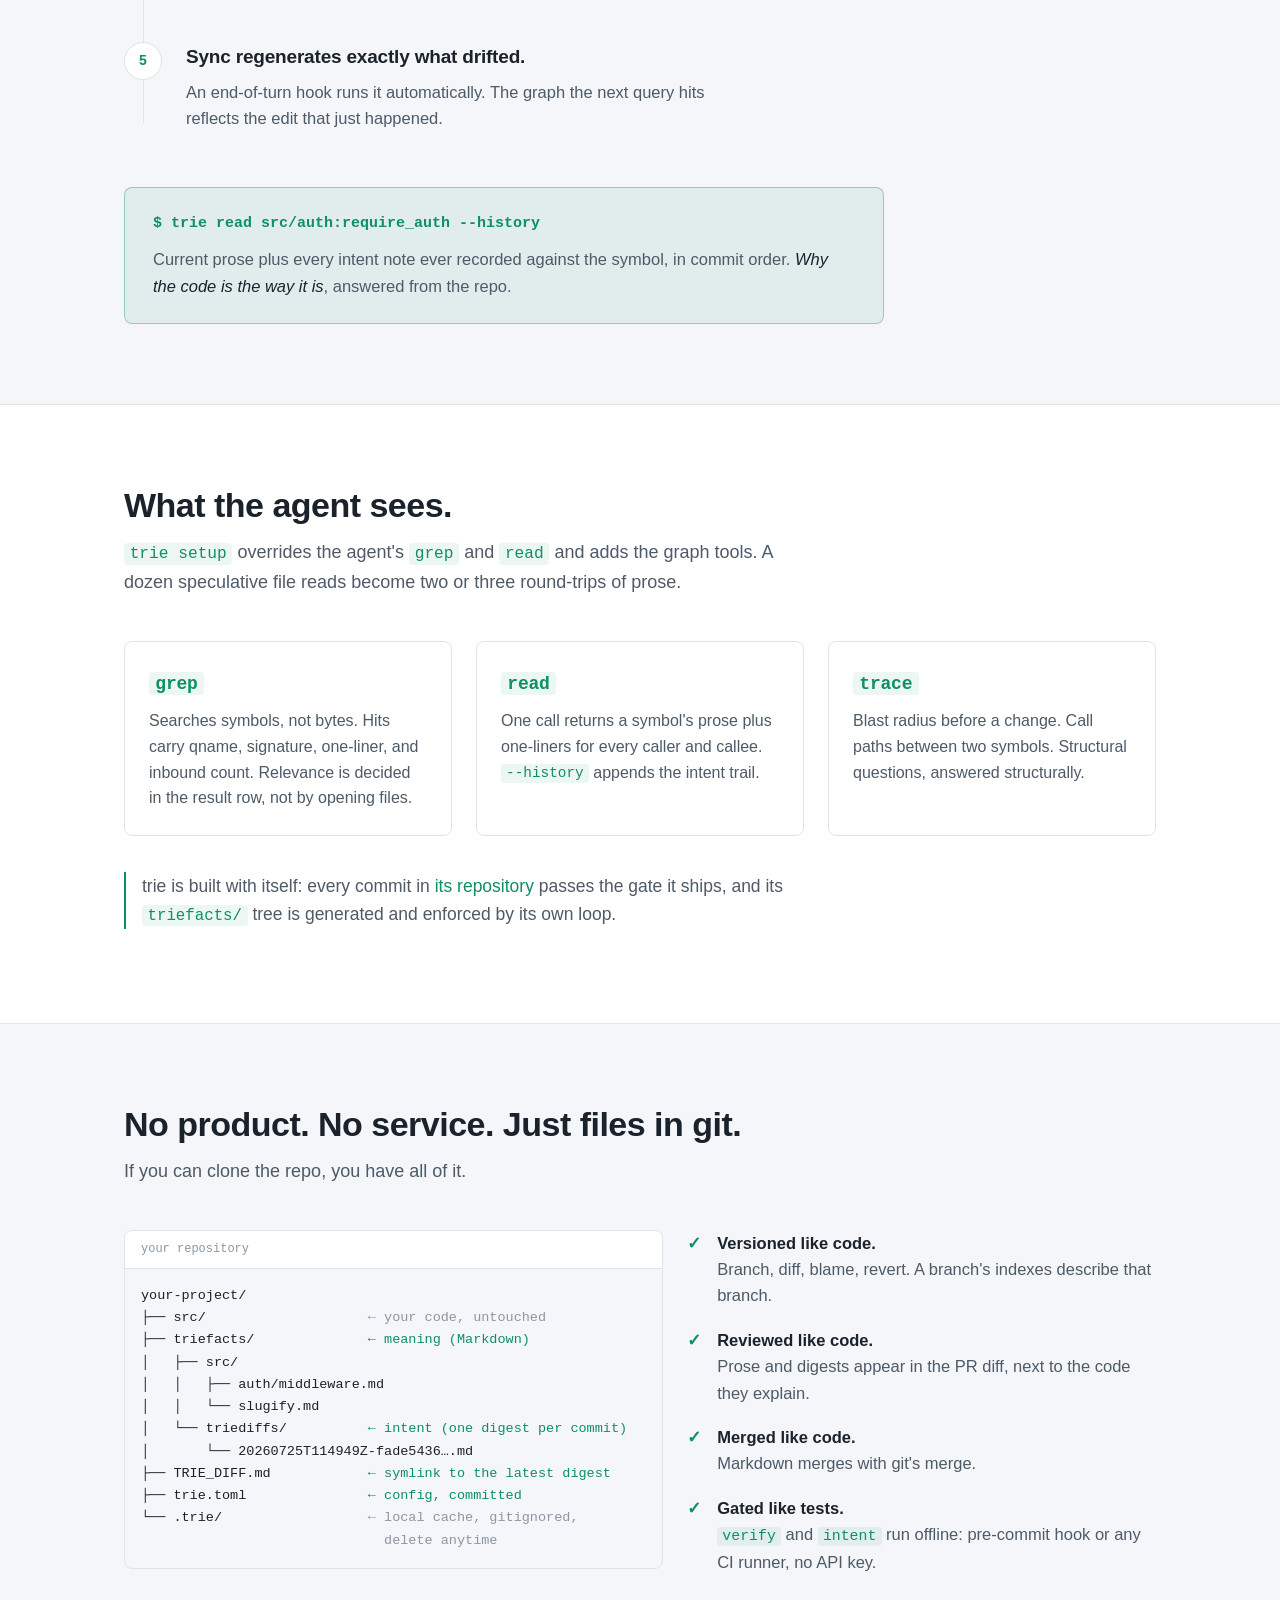
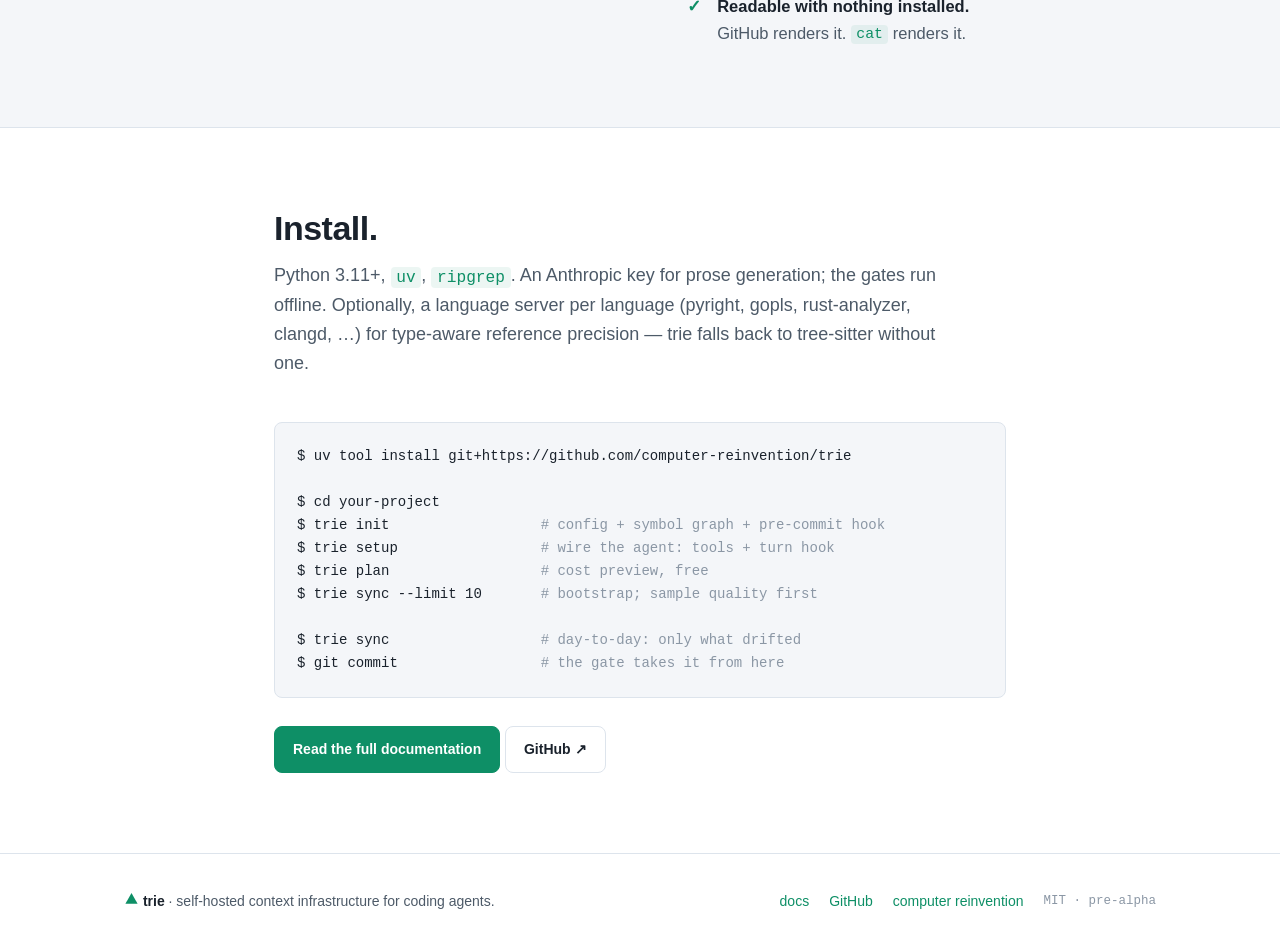
<file: trie/index.html>
<!doctype html>
<html lang="en">
  <head>
    <meta charset="utf-8" />
    <meta name="viewport" content="width=device-width,initial-scale=1" />
    <title>trie · self-hosted context infrastructure for coding agents</title>
    <meta
      name="description"
      content="Self-hosted context infrastructure for coding agents. The host is your git repo: a meaning + intent index as plain Markdown, kept fresh by sync, kept honest by a commit gate. No services."
    />
    <link rel="icon" type="image/svg+xml" href="./logo.svg" />
    <link rel="stylesheet" href="./style.css" />
  </head>
  <body>
    <!-- ─────────────────────────────── NAV ─────────────────────────────── -->
    <header class="nav">
      <div class="nav__inner">
        <a class="nav__brand" href="#top">
          <svg class="nav__logo" viewBox="0 0 64 64" aria-hidden="true"><path d="M32 8 L58 54 H6 Z" fill="currentColor"/></svg>
          trie
        </a>
        <nav class="nav__links">
          <a href="#indexes">meaning + intent</a>
          <a href="#loop">the loop</a>
          <a href="#tools">tools</a>
          <a href="#in-repo">in your repo</a>
          <a href="#install">install</a>
          <a href="./docs.html">docs</a>
          <a
            class="nav__gh"
            href="https://github.com/computer-reinvention/trie"
            >GitHub ↗</a
          >
        </nav>
      </div>
    </header>

    <!-- ─────────────────────────────── HERO ────────────────────────────── -->
    <section class="hero" id="top">
      <div class="container">
        <p class="hero__kicker">
          <a href="../">computer reinvention</a> / 01 · trie ·
          <span class="hero__status">pre-alpha</span>
        </p>
        <h1 class="hero__title">
          Self-hosted context infrastructure<br />for coding <em>agents</em>.
        </h1>
        <p class="hero__lead">The host is your git repo.</p>
        <p class="hero__sub">
          Agents start every session from zero: they re-derive your codebase
          by grep and guesswork, then record nothing for the next session.
          trie fixes both with a <strong>meaning&nbsp;+&nbsp;intent</strong>
          index committed next to your code. What every symbol does. Why it
          is that way. Fresh by sync. Honest by a commit gate. No services.
        </p>
        <div class="hero__actions">
          <div class="cmd" data-copy>
            <span class="cmd__prompt">$</span>
            <code
              >uv tool install
              git+https://github.com/computer-reinvention/trie</code
            >
            <button class="cmd__copy" aria-label="Copy install command">
              copy
            </button>
          </div>
          <a class="btn btn--ghost" href="./docs.html">Read the docs</a>
        </div>
        <ul class="hero__facts">
          <li>Plain Markdown, versioned with the code</li>
          <li>Offline commit gates</li>
          <li>Nothing to host</li>
          <li>Python, TypeScript, JavaScript, Go, Rust, C, Lua</li>
        </ul>
      </div>
    </section>

    <!-- ─────────────────────────────── DEMO ────────────────────────────── -->
    <section class="section section--demo">
      <div class="container">
        <figure class="demo">
          <video
            src="./demo.mp4"
            poster="./demo-poster.jpg"
            autoplay
            loop
            muted
            playsinline
            aria-label="50-second demo: an agent investigates a bug, fixes it, and is blocked from committing until it records the discovered cause; without trie that knowledge is lost; six months later another agent answers the why-question in two tool calls from the recorded intent."
          ></video>
          <figcaption>
            The whole loop: an agent investigates, fixes, and is gated until
            the discovered cause is recorded. Without trie, that knowledge
            evaporates. Six months later, another agent answers the
            why-question in two tool calls.
          </figcaption>
        </figure>
      </div>
    </section>

    <!-- ─────────────────────────── MEANING + INTENT ────────────────────── -->
    <section class="section" id="indexes">
      <div class="container">
        <div class="section__head">
          <h2><em>meaning</em> + <em>intent</em></h2>
          <p>
            One record, two halves. Both live in <code>triefacts/</code>,
            both are plain Markdown, both are gated at commit. Here is the
            same symbol on both sides:
          </p>
        </div>

        <div class="pair">
          <!-- meaning -->
          <div class="panel">
            <div class="panel__tag">meaning</div>
            <h3>What the symbol does.</h3>
            <p>
              One section per symbol, one triefact per source file. Regenerated
              when the source changes. Drifted prose blocks the commit.
            </p>
            <figure class="filecard">
              <figcaption>triefacts/src/auth/middleware.md</figcaption>
              <pre><code><span class="tok-dim">source: src/auth/middleware.py</span>

<span class="tok-h">## `require_auth(handler) -> handler`</span>

Wraps a route handler with a session check.
Requests with a missing or expired token are
rejected with 401 before the handler runs.

<span class="tok-dim">Called by:</span> routes/admin · routes/api</code></pre>
            </figure>
          </div>

          <div class="pair__plus" aria-hidden="true">+</div>

          <!-- intent -->
          <div class="panel">
            <div class="panel__tag panel__tag--accent">intent</div>
            <h3>Why it is that way.</h3>
            <p>
              One note per changed symbol, recorded at edit time. A missing
              note blocks the commit. Archived per commit as a digest.
            </p>
            <figure class="filecard">
              <figcaption>triefacts/triediffs/20260725T1149Z-….md</figcaption>
              <pre><code><span class="tok-h">## Expired sessions must fail closed
   2026-07-25 · commit fade5436</span>

<span class="tok-mod">~</span> src/auth/middleware:require_auth
  <span class="tok-add">"expired tokens must 401, not 500 (see #241)"</span>

<span class="tok-mod">~</span> tests/test_auth:test_expired_token_401
  <span class="tok-add">"pins the fail-closed contract"</span></code></pre>
            </figure>
          </div>
        </div>

        <p class="pair__caption">
          <code>trie read src/auth/middleware:require_auth</code> answers
          <em>what</em>. Add <code>--history</code> and it answers
          <em>why</em>: every note ever recorded against the symbol, in
          commit order.
        </p>
      </div>
    </section>

    <!-- ────────────────────────────── THE LOOP ─────────────────────────── -->
    <section class="section section--alt" id="loop">
      <div class="container">
        <div class="section__head">
          <h2>The loop.</h2>
          <p>
            Each session writes the context the next session reads. Enforced,
            not hoped for.
          </p>
        </div>

        <ol class="loop">
          <li class="loop__step">
            <div class="loop__num">1</div>
            <div class="loop__body">
              <h3>The agent edits source.</h3>
              <p>Normal tools. trie never generates or edits code.</p>
            </div>
          </li>
          <li class="loop__step">
            <div class="loop__num">2</div>
            <div class="loop__body">
              <h3>The agent records intent. One note per changed symbol.</h3>
              <pre
                class="loop__cmd"
              ><code>$ trie patch create src/auth:require_auth \
    -n "expired tokens must 401, not 500 (see #241)"</code></pre>
            </div>
          </li>
          <li class="loop__step">
            <div class="loop__num">3</div>
            <div class="loop__body">
              <h3>The gate blocks dishonest commits.</h3>
              <pre class="loop__cmd"><code>git commit
  └─ trie gate
      ├─ verify   prose ↔ source, both directions   <span class="tok-ok">offline</span>
      ├─ intent   every changed symbol has a note   <span class="tok-ok">offline</span>
      └─ diff --write   the commit's digest, staged with it</code></pre>
            </div>
          </li>
          <li class="loop__step">
            <div class="loop__num">4</div>
            <div class="loop__body">
              <h3>The digest ships with the commit.</h3>
              <p>
                Same push, same PR, same merge. One file per commit in
                <code>triefacts/triediffs/</code>.
              </p>
            </div>
          </li>
          <li class="loop__step">
            <div class="loop__num">5</div>
            <div class="loop__body">
              <h3>Sync regenerates exactly what drifted.</h3>
              <p>
                An end-of-turn hook runs it automatically. The graph the next
                query hits reflects the edit that just happened.
              </p>
            </div>
          </li>
        </ol>

        <div class="loop__payoff">
          <div class="loop__payoff-cmd">
            <pre><code>$ trie read src/auth:require_auth --history</code></pre>
          </div>
          <p>
            Current prose plus every intent note ever recorded against the
            symbol, in commit order. <em>Why the code is the way it is</em>,
            answered from the repo.
          </p>
        </div>
      </div>
    </section>

    <!-- ────────────────────────────── TOOLS ────────────────────────────── -->
    <section class="section" id="tools">
      <div class="container">
        <div class="section__head">
          <h2>What the agent sees.</h2>
          <p>
            <code>trie setup</code> overrides the agent's <code>grep</code> and
            <code>read</code> and adds the graph tools. A dozen speculative
            file reads become two or three round-trips of prose.
          </p>
        </div>

        <div class="grid grid--3">
          <div class="panel panel--min">
            <h3><code>grep</code></h3>
            <p>
              Searches symbols, not bytes. Hits carry qname, signature,
              one-liner, and inbound count. Relevance is decided in the result
              row, not by opening files.
            </p>
          </div>
          <div class="panel panel--min">
            <h3><code>read</code></h3>
            <p>
              One call returns a symbol's prose plus one-liners for every
              caller and callee. <code>--history</code> appends the intent
              trail.
            </p>
          </div>
          <div class="panel panel--min">
            <h3><code>trace</code></h3>
            <p>
              Blast radius before a change. Call paths between two symbols.
              Structural questions, answered structurally.
            </p>
          </div>
        </div>

        <div class="agents__note">
          <p class="agents__proof">
            trie is built with itself: every commit in
            <a href="https://github.com/computer-reinvention/trie"
              >its repository</a
            >
            passes the gate it ships, and its <code>triefacts/</code> tree is
            generated and enforced by its own loop.
          </p>
        </div>
      </div>
    </section>

    <!-- ──────────────────────────── IN YOUR REPO ───────────────────────── -->
    <section class="section section--alt" id="in-repo">
      <div class="container">
        <div class="section__head">
          <h2>No product. No service. Just files in git.</h2>
          <p>If you can clone the repo, you have all of it.</p>
        </div>

        <div class="grid grid--split">
          <figure class="filecard">
            <figcaption>your repository</figcaption>
            <pre><code>your-project/
├── src/                    <span class="tok-dim">← your code, untouched</span>
├── triefacts/              <span class="tok-add">← meaning (Markdown)</span>
│   ├── src/
│   │   ├── auth/middleware.md
│   │   └── slugify.md
│   └── triediffs/          <span class="tok-add">← intent (one digest per commit)</span>
│       └── 20260725T114949Z-fade5436….md
├── TRIE_DIFF.md            <span class="tok-add">← symlink to the latest digest</span>
├── trie.toml               <span class="tok-add">← config, committed</span>
└── .trie/                  <span class="tok-dim">← local cache, gitignored,
                              delete anytime</span></code></pre>
          </figure>

          <ul class="checklist">
            <li>
              <strong>Versioned like code.</strong> Branch, diff, blame,
              revert. A branch's indexes describe that branch.
            </li>
            <li>
              <strong>Reviewed like code.</strong> Prose and digests appear in
              the PR diff, next to the code they explain.
            </li>
            <li>
              <strong>Merged like code.</strong> Markdown merges with git's
              merge.
            </li>
            <li>
              <strong>Gated like tests.</strong> <code>verify</code> and
              <code>intent</code> run offline: pre-commit hook or any CI
              runner, no API key.
            </li>
            <li>
              <strong>Readable with nothing installed.</strong> GitHub renders
              it. <code>cat</code> renders it.
            </li>
          </ul>
        </div>
      </div>
    </section>

    <!-- ────────────────────────────── INSTALL ──────────────────────────── -->
    <section class="section" id="install">
      <div class="container container--narrow">
        <div class="section__head">
          <h2>Install.</h2>
          <p>
            Python 3.11+, <code>uv</code>, <code>ripgrep</code>. An Anthropic
            key for prose generation; the gates run offline. Optionally, a
            language server per language (pyright, gopls, rust-analyzer, clangd,
            &hellip;) for type-aware reference precision &mdash; trie falls back
            to tree-sitter without one.
          </p>
        </div>

        <figure class="filecard filecard--steps">
          <pre><code>$ uv tool install git+https://github.com/computer-reinvention/trie

$ cd your-project
$ trie init                  <span class="tok-dim"># config + symbol graph + pre-commit hook</span>
$ trie setup                 <span class="tok-dim"># wire the agent: tools + turn hook</span>
$ trie plan                  <span class="tok-dim"># cost preview, free</span>
$ trie sync --limit 10       <span class="tok-dim"># bootstrap; sample quality first</span>

$ trie sync                  <span class="tok-dim"># day-to-day: only what drifted</span>
$ git commit                 <span class="tok-dim"># the gate takes it from here</span></code></pre>
        </figure>

        <div class="install__links">
          <a class="btn" href="./docs.html">Read the full documentation</a>
          <a
            class="btn btn--ghost"
            href="https://github.com/computer-reinvention/trie"
            >GitHub ↗</a
          >
        </div>
      </div>
    </section>

    <!-- ────────────────────────────── FOOTER ───────────────────────────── -->
    <footer class="footer">
      <div class="container footer__inner">
        <div>
          <svg class="nav__logo" viewBox="0 0 64 64" aria-hidden="true"><path d="M32 8 L58 54 H6 Z" fill="currentColor"/></svg>
          <strong>trie</strong> · self-hosted context infrastructure for coding
          agents.
        </div>
        <div class="footer__links">
          <a href="./docs.html">docs</a>
          <a href="https://github.com/computer-reinvention/trie">GitHub</a>
          <a href="../">computer reinvention</a>
          <span class="footer__license">MIT · pre-alpha</span>
        </div>
      </div>
    </footer>

    <script src="./story.js"></script>
  </body>
</html>
</file>
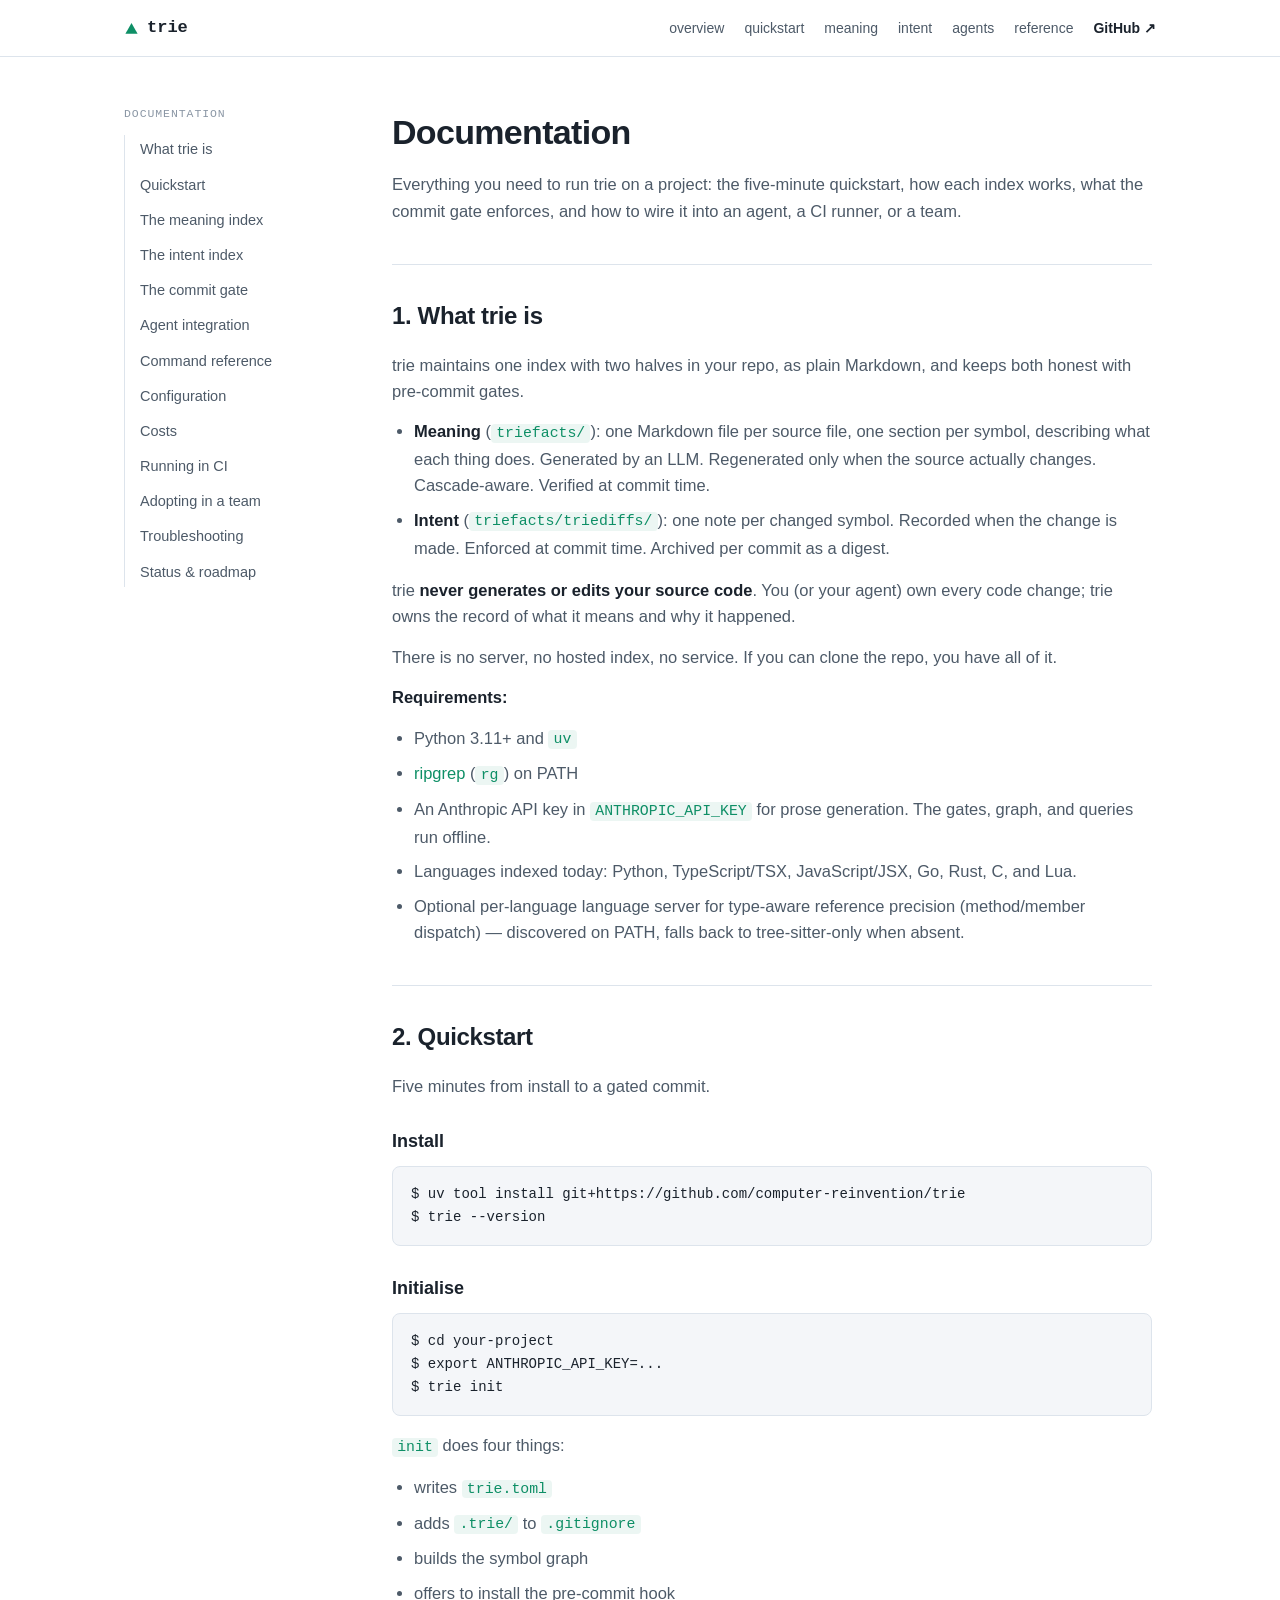
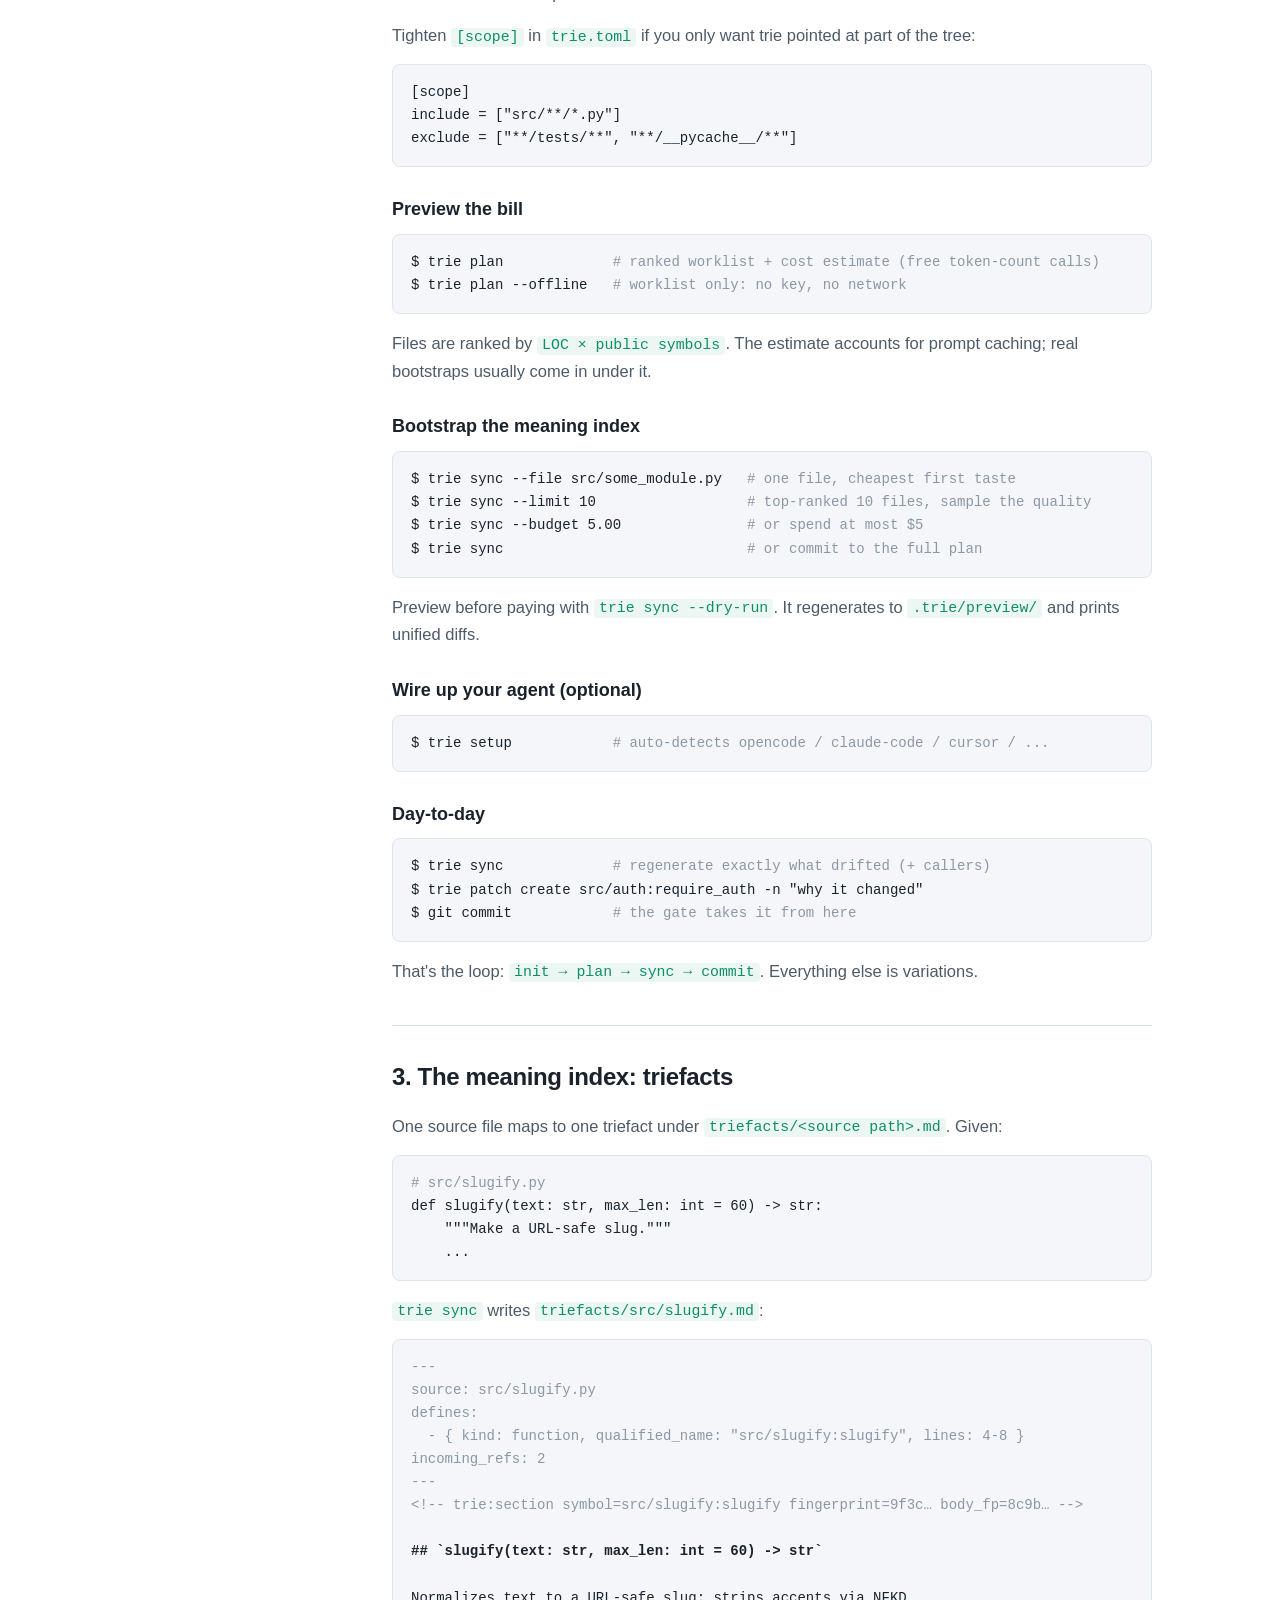
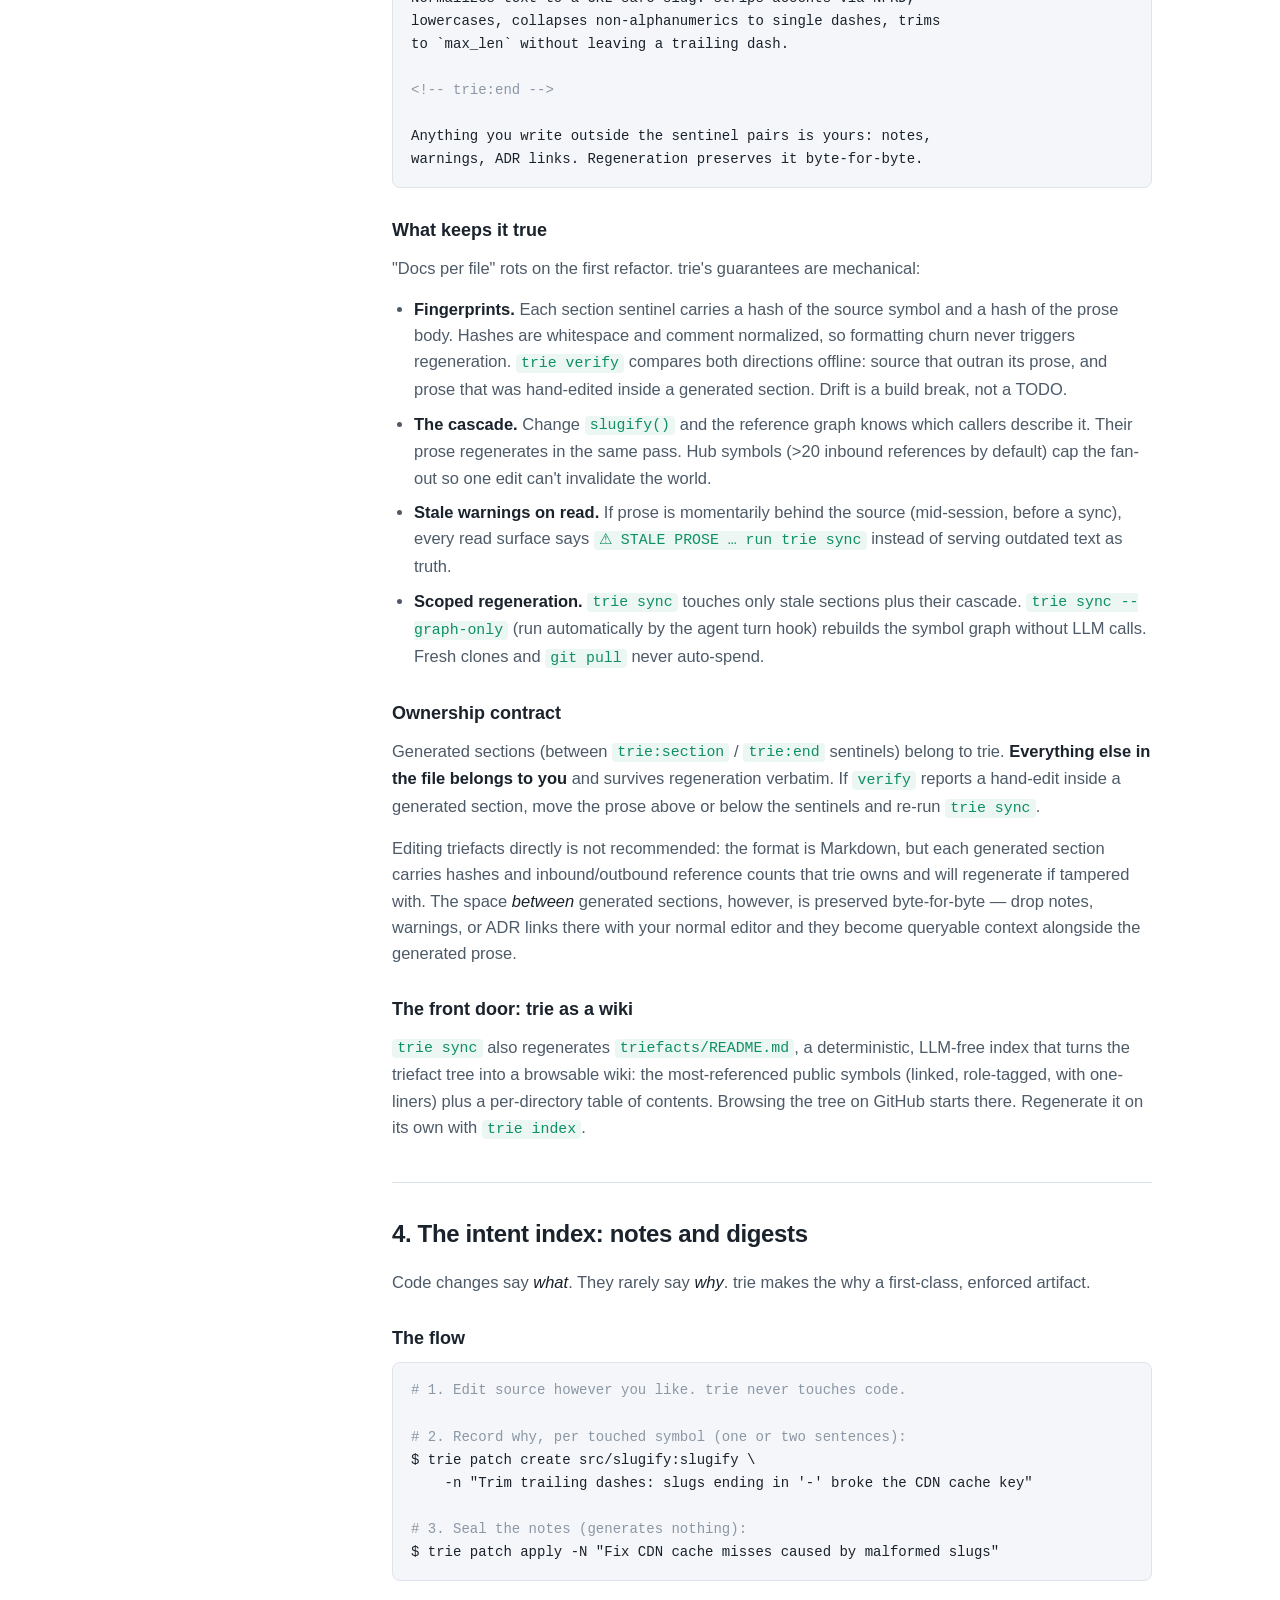
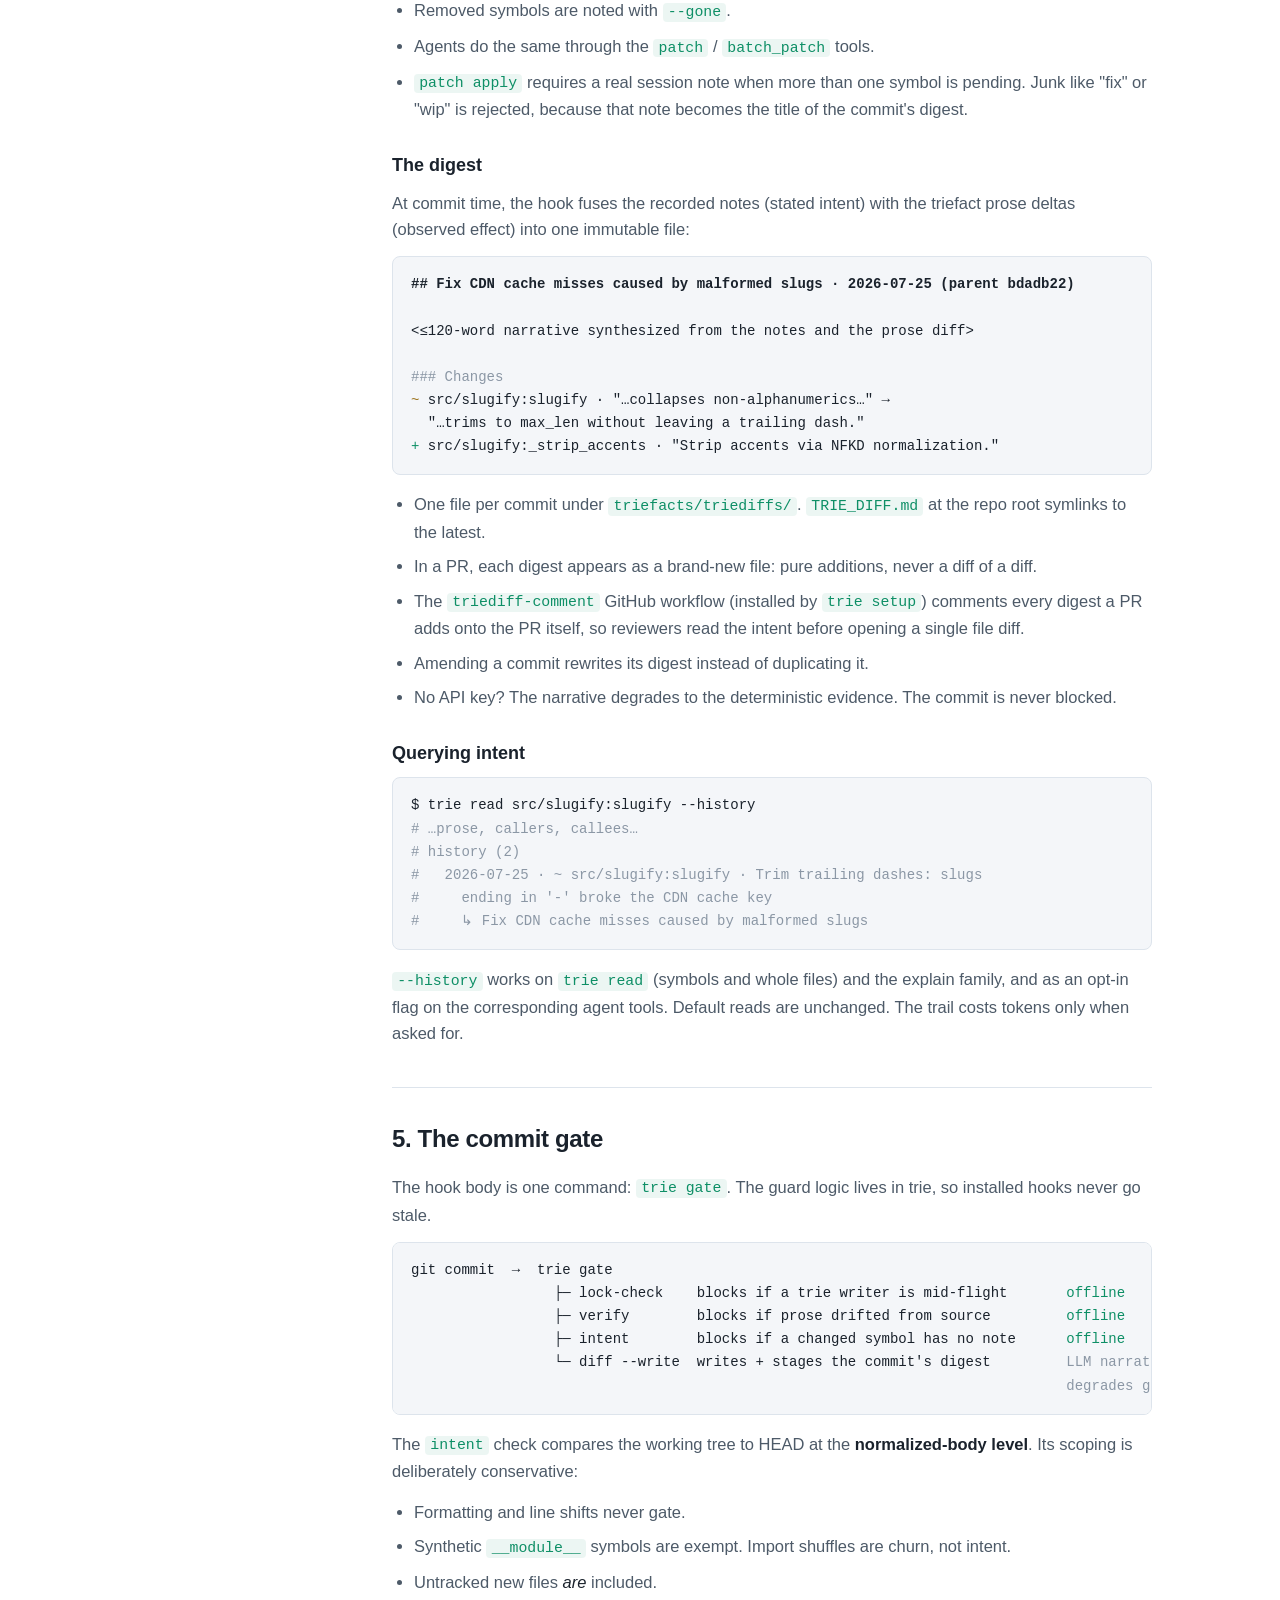
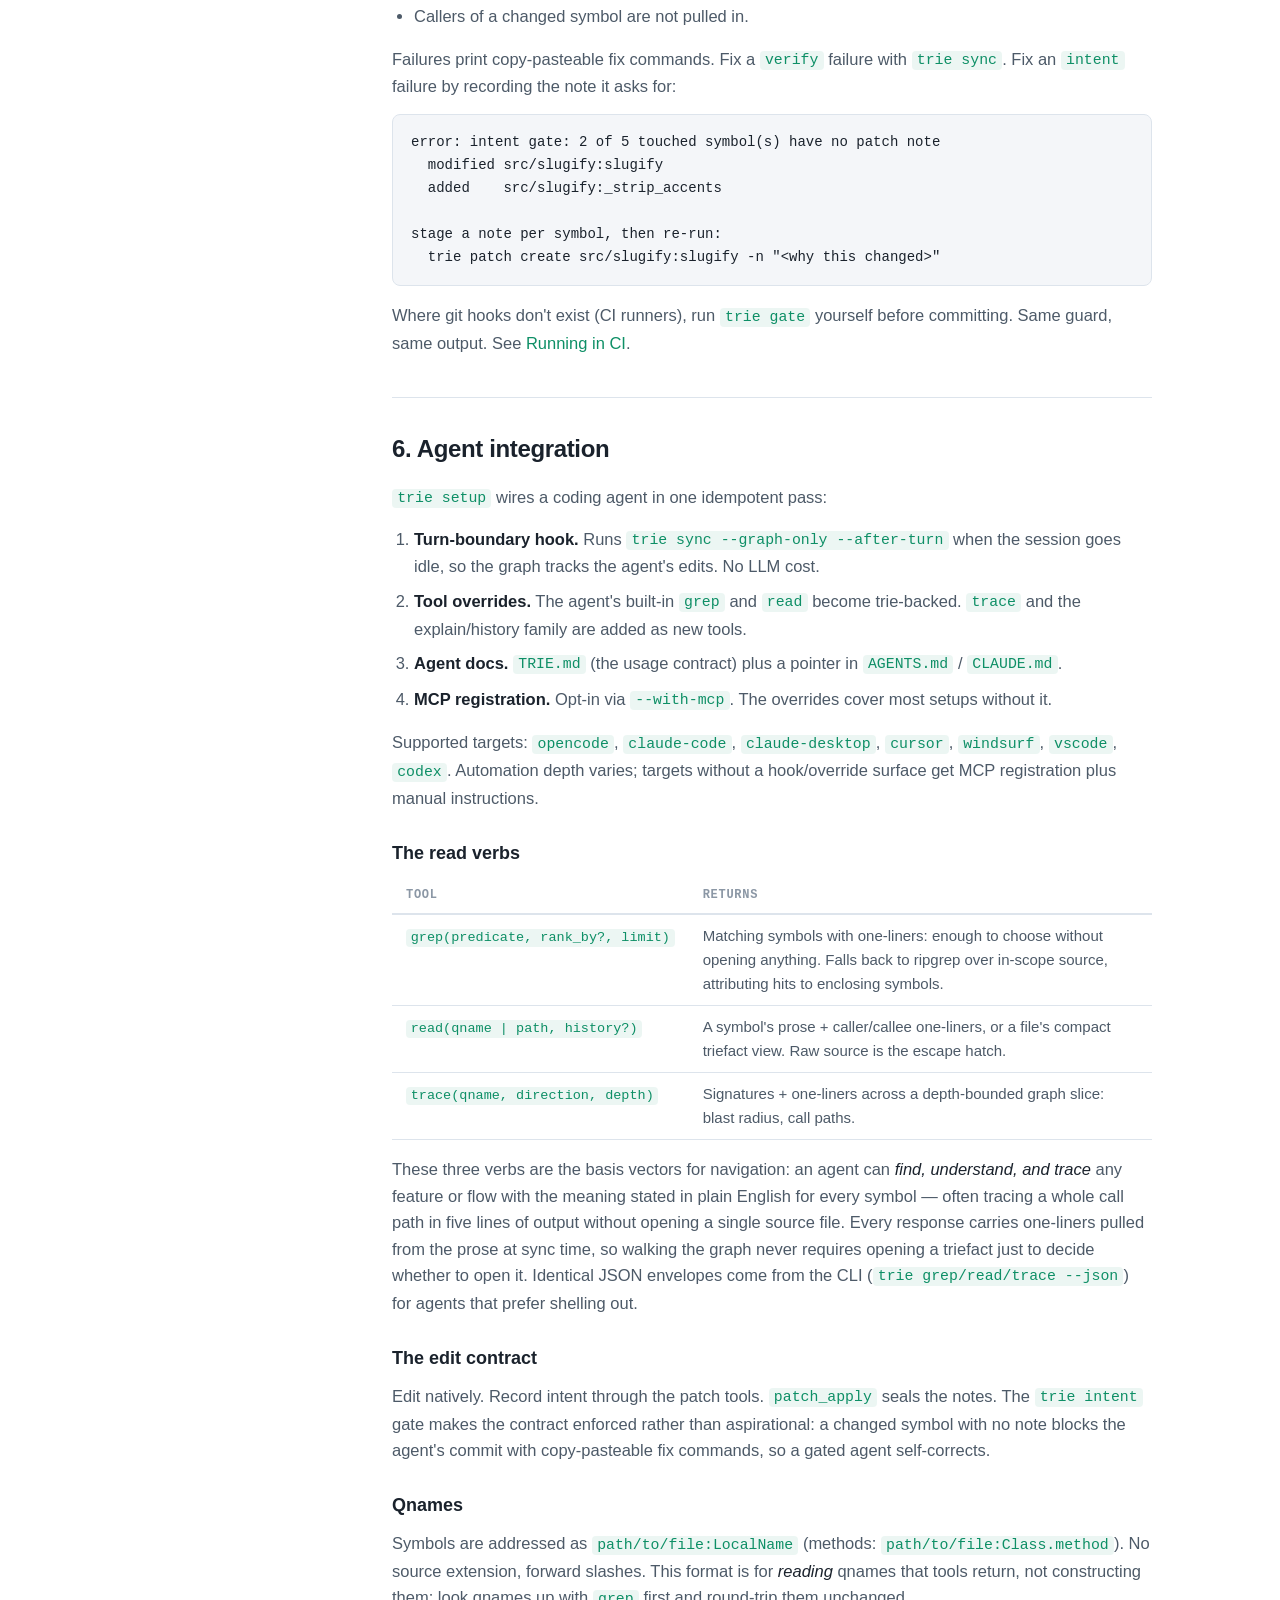
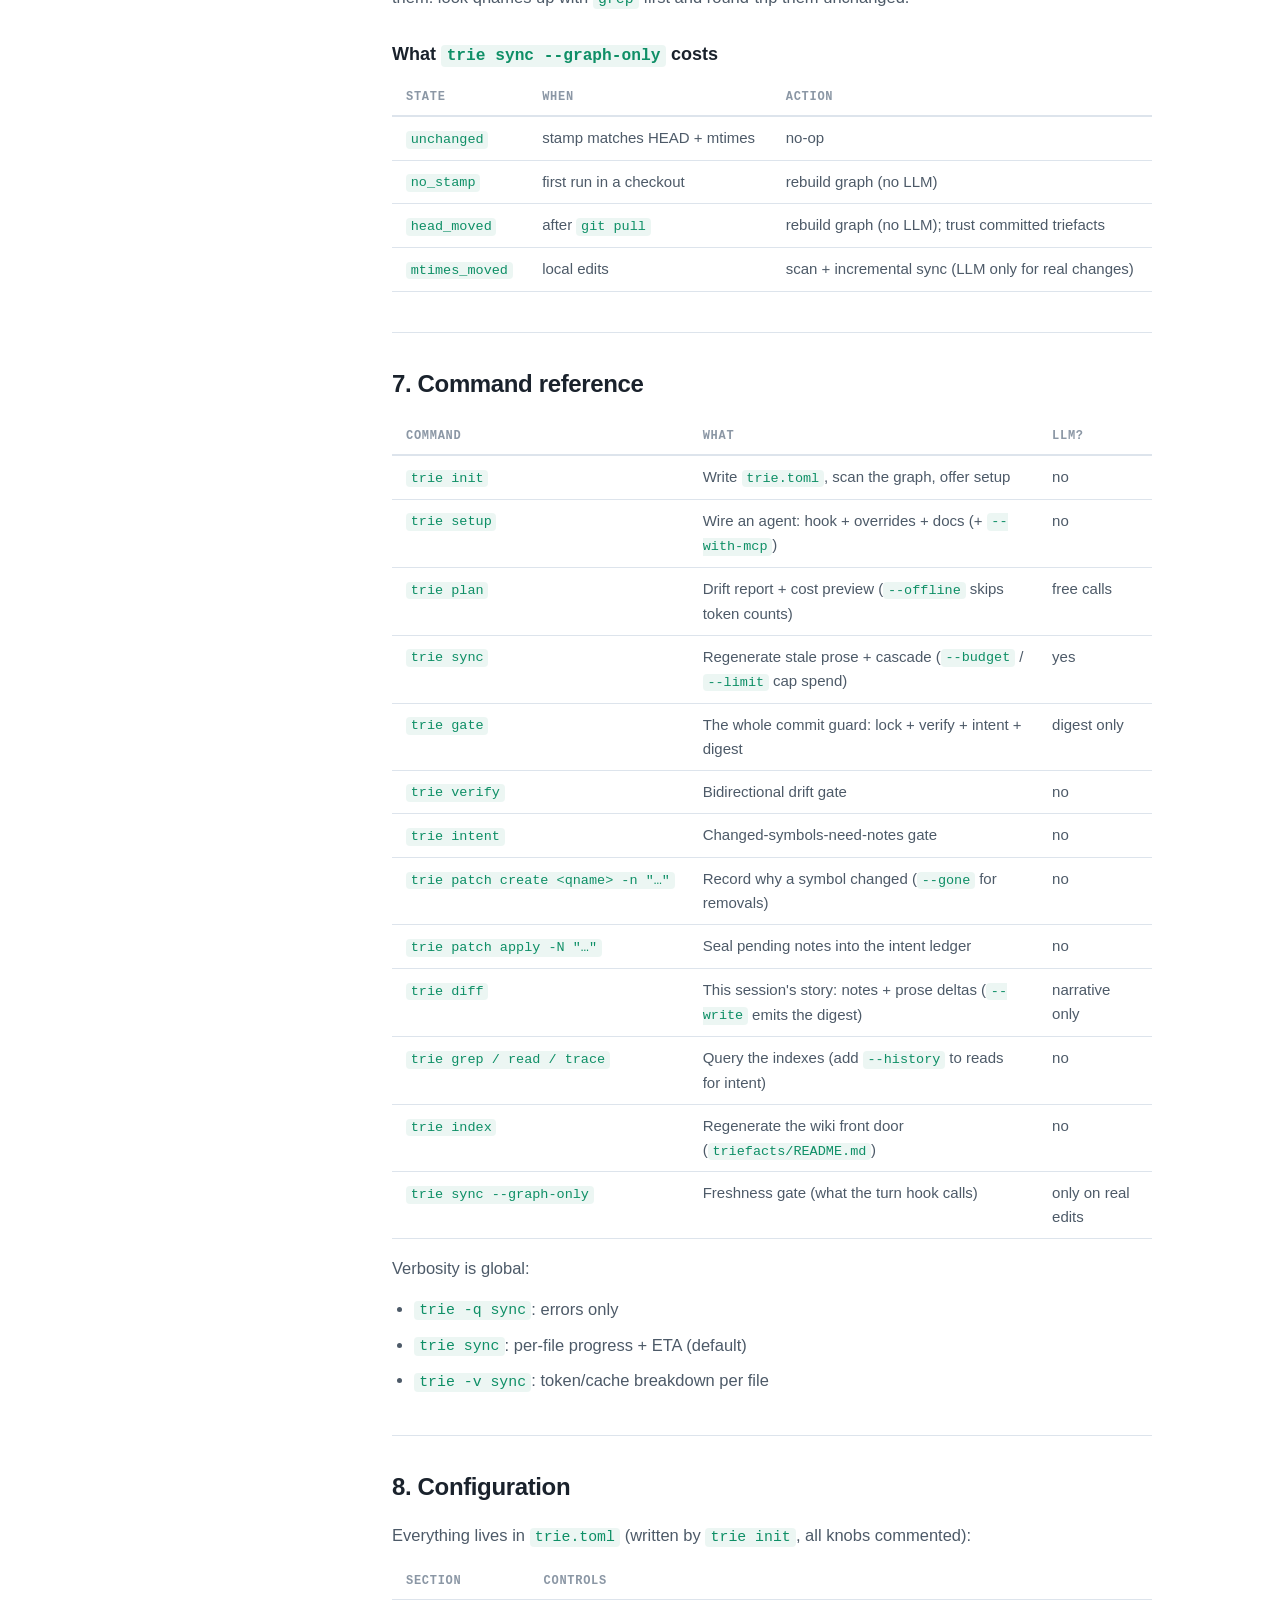
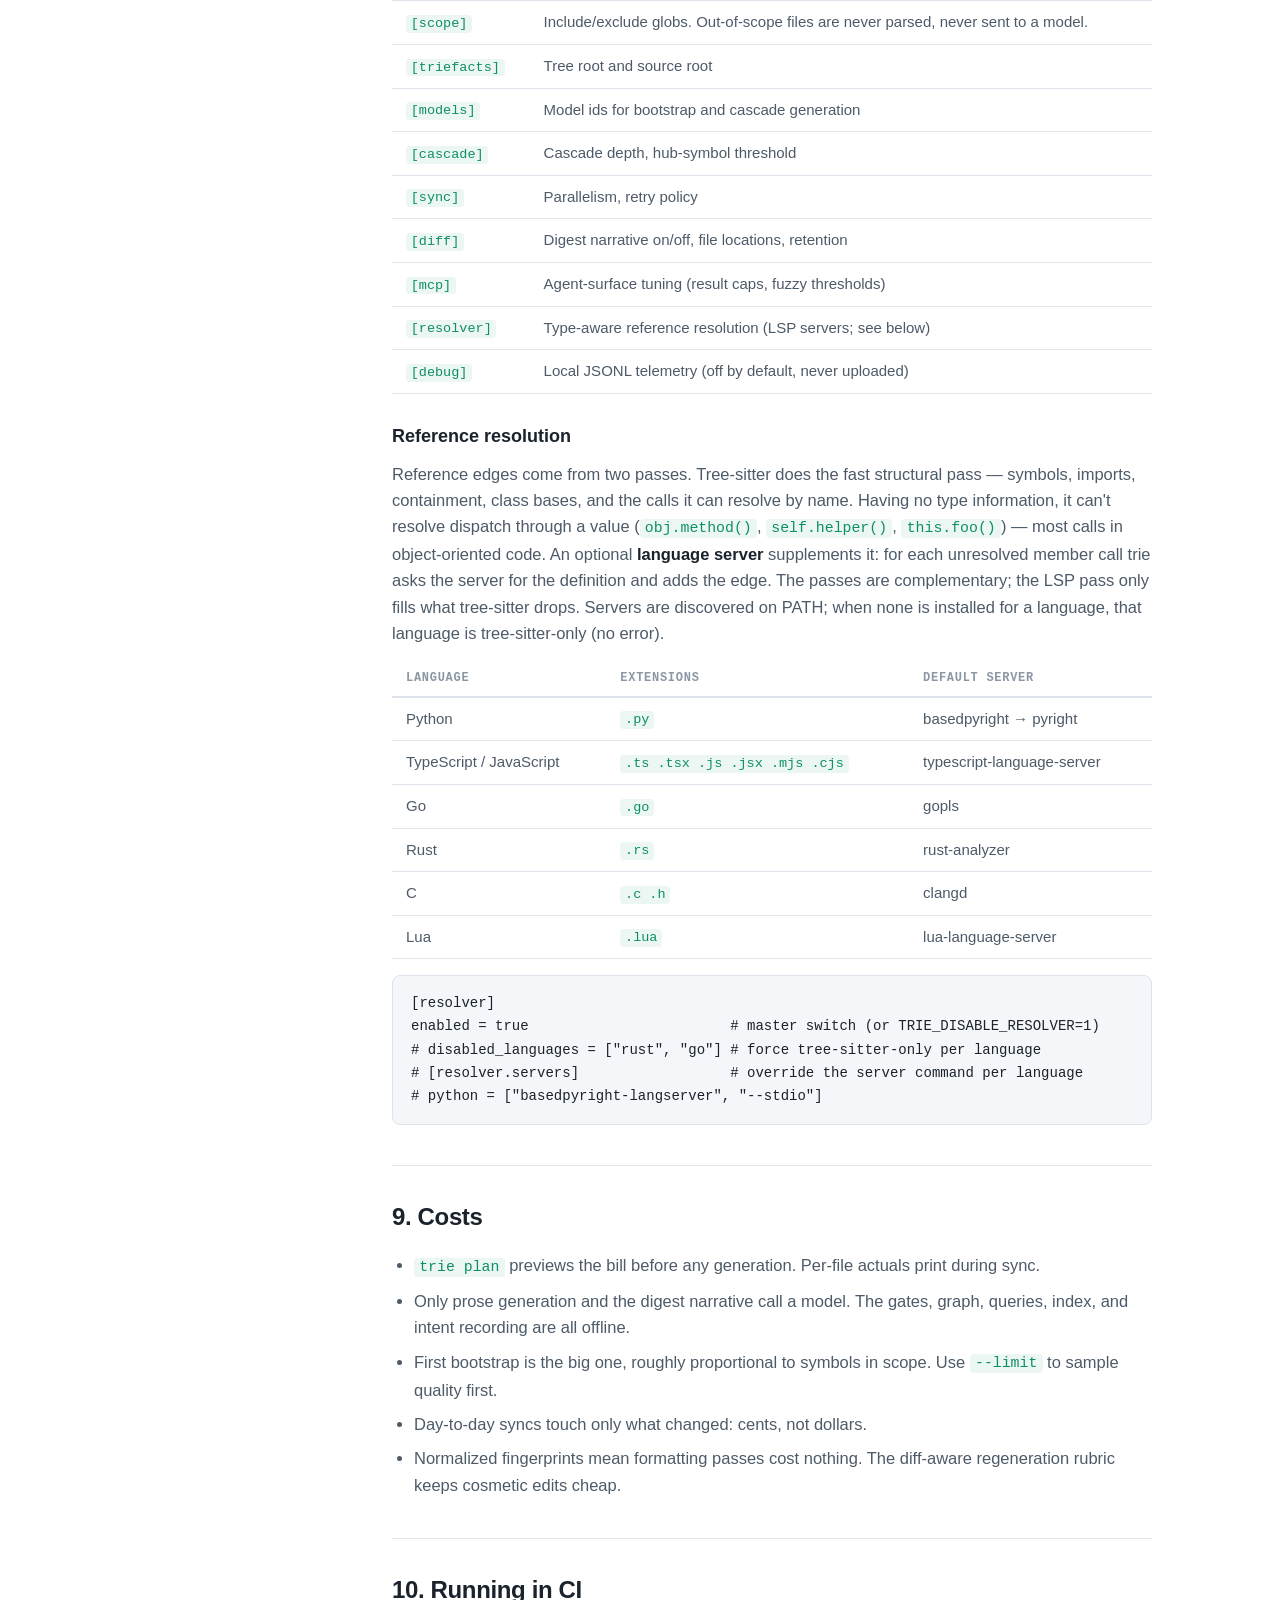
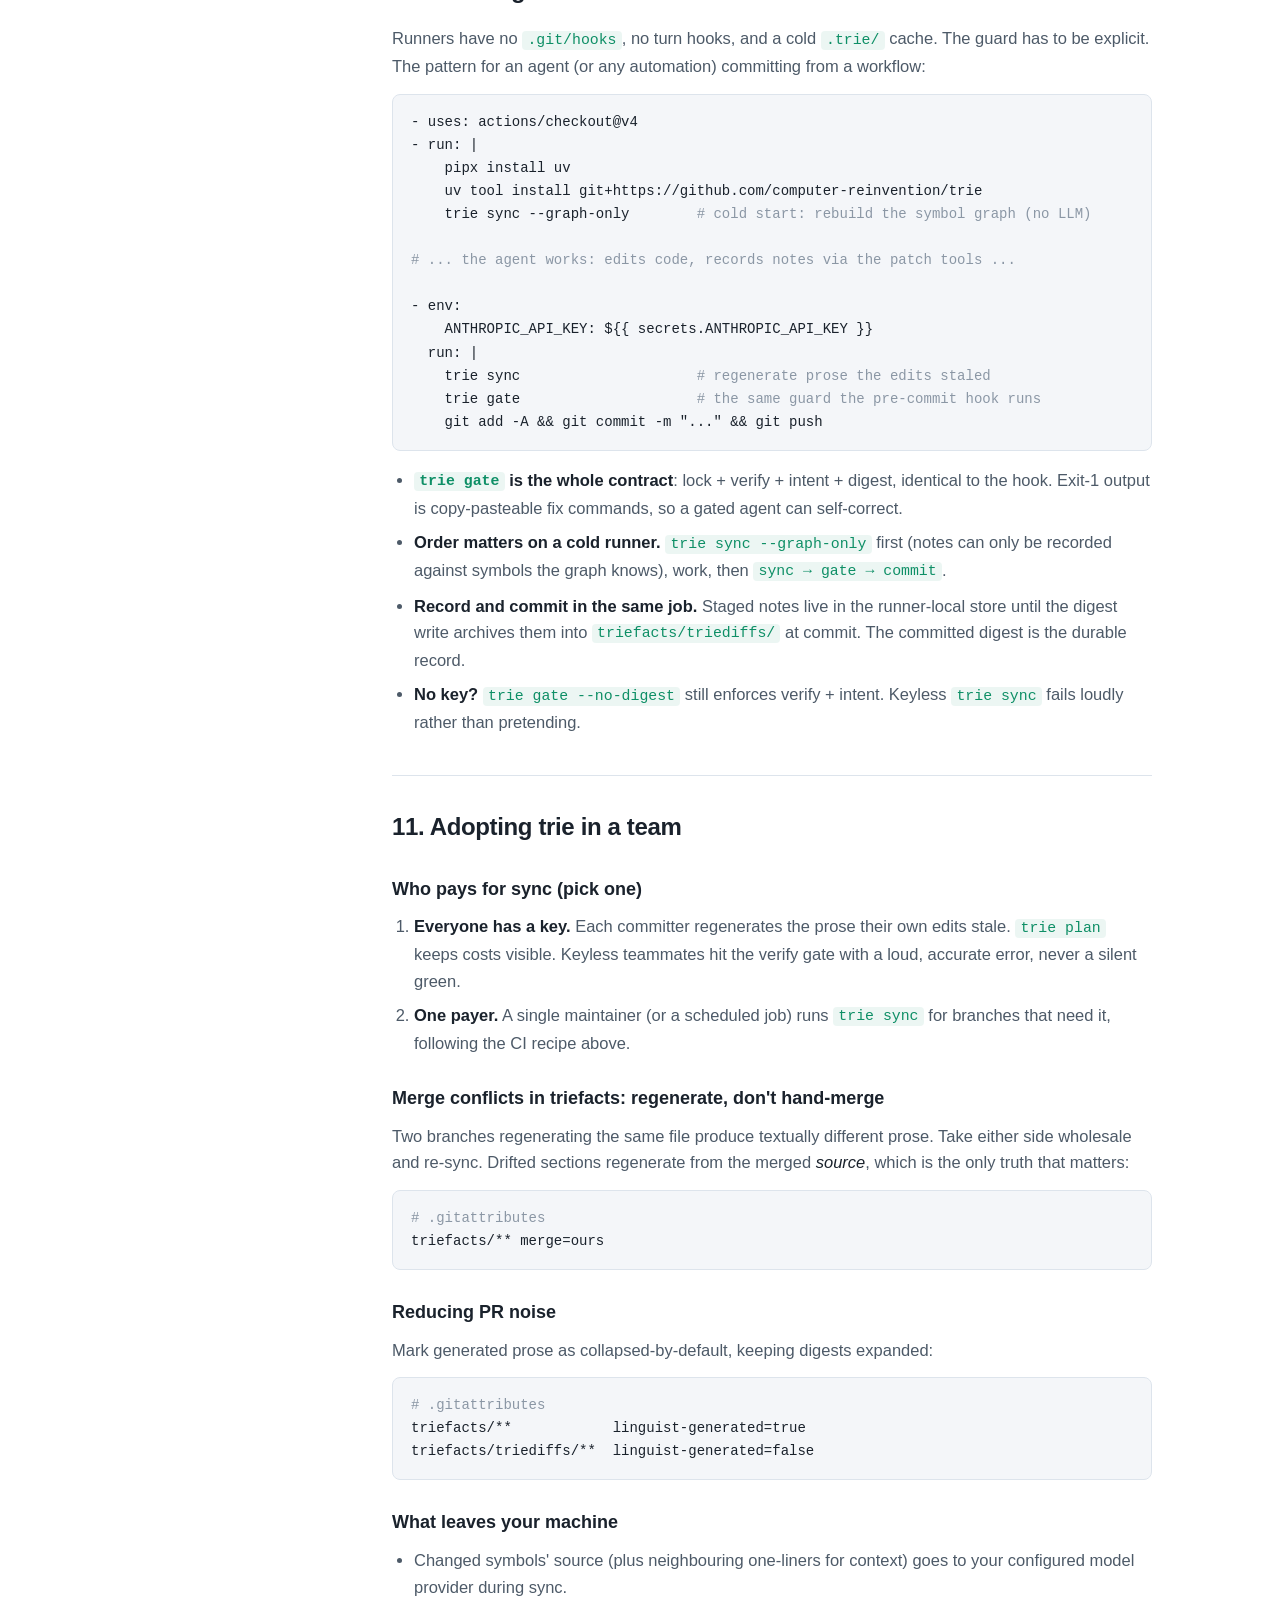
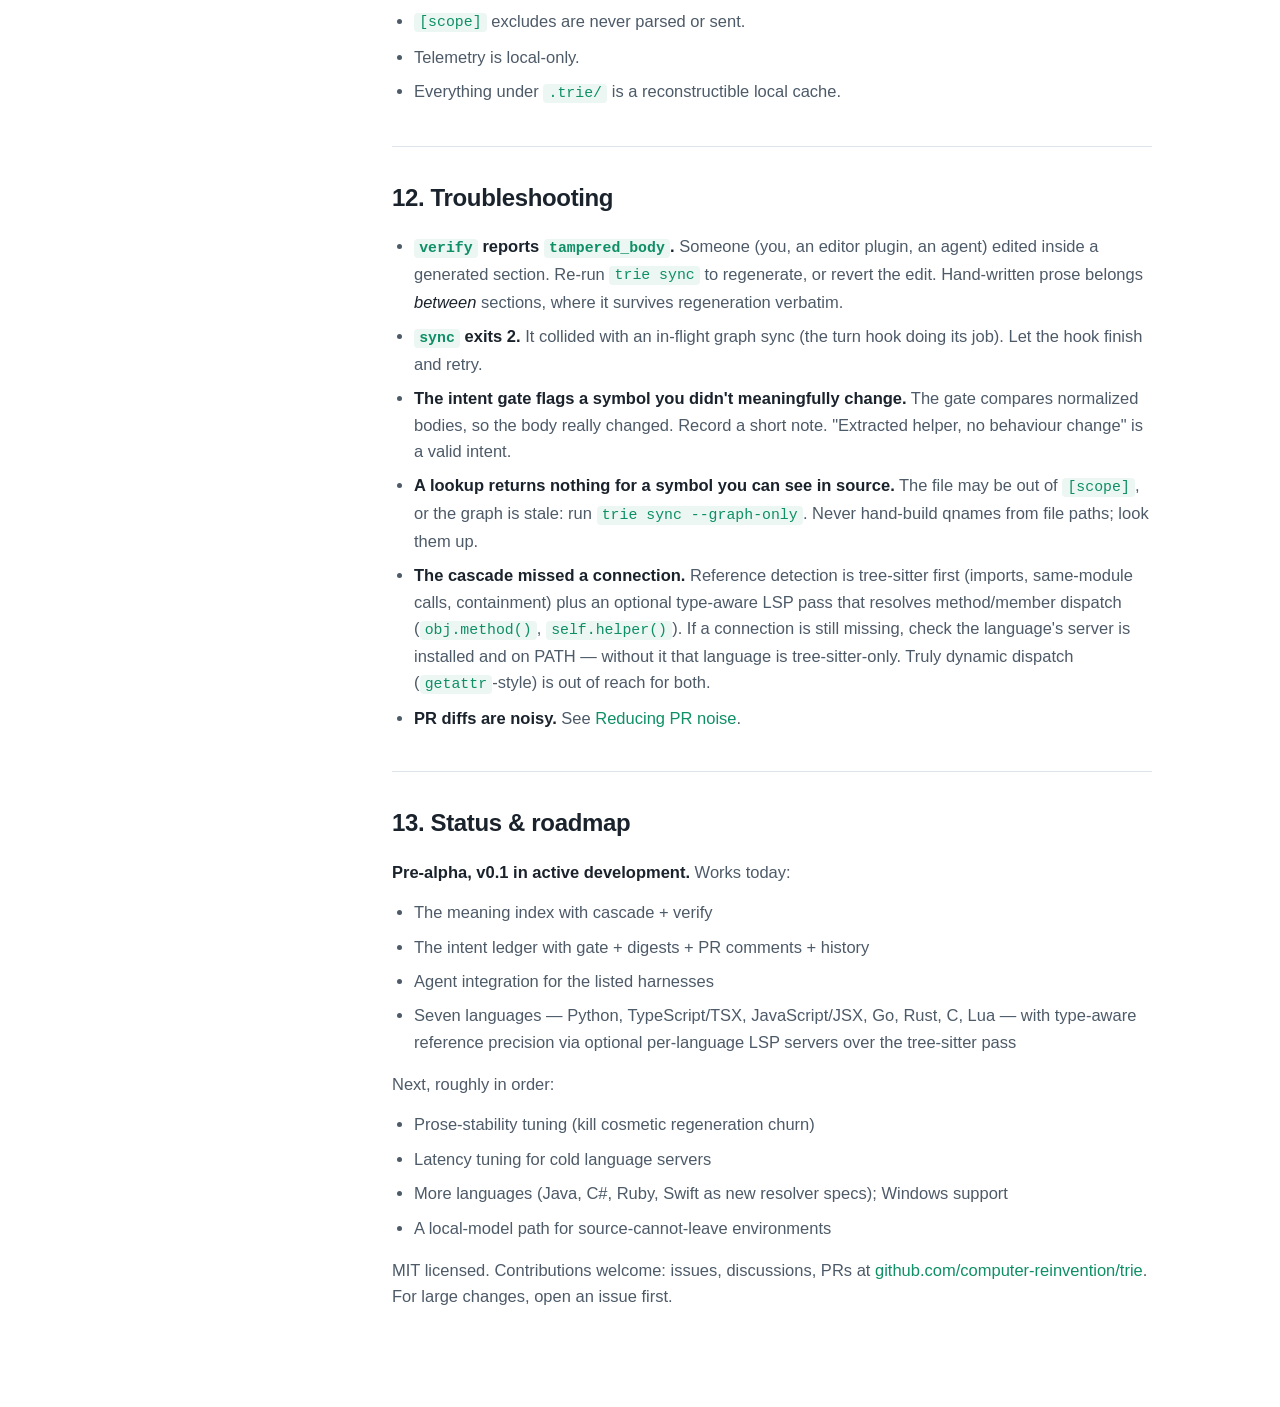
<file: trie/docs.html>
<!doctype html>
<html lang="en">
  <head>
    <meta charset="utf-8" />
    <meta name="viewport" content="width=device-width,initial-scale=1" />
    <title>Documentation · trie</title>
    <meta
      name="description"
      content="User documentation for trie: quickstart, the meaning and intent indexes, the commit gate, agent integration, CLI reference, configuration, costs, CI, and team adoption."
    />
    <link rel="icon" type="image/svg+xml" href="./logo.svg" />
    <link rel="stylesheet" href="./style.css" />
  </head>
  <body>
    <!-- ─────────────────────────────── NAV ─────────────────────────────── -->
    <header class="nav">
      <div class="nav__inner">
        <a class="nav__brand" href="./index.html">
          <svg class="nav__logo" viewBox="0 0 64 64" aria-hidden="true"><path d="M32 8 L58 54 H6 Z" fill="currentColor"/></svg>
          trie
        </a>
        <nav class="nav__links">
          <a href="./index.html">overview</a>
          <a href="#quickstart">quickstart</a>
          <a href="#meaning">meaning</a>
          <a href="#intent">intent</a>
          <a href="#agents">agents</a>
          <a href="#reference">reference</a>
          <a
            class="nav__gh"
            href="https://github.com/computer-reinvention/trie"
            >GitHub ↗</a
          >
        </nav>
      </div>
    </header>

    <div class="docs container">
      <!-- ────────────────────────── SIDEBAR TOC ──────────────────────── -->
      <aside class="docs__toc">
        <nav aria-label="Documentation contents">
          <p class="docs__toc-title">Documentation</p>
          <ol>
            <li><a href="#overview">What trie is</a></li>
            <li><a href="#quickstart">Quickstart</a></li>
            <li><a href="#meaning">The meaning index</a></li>
            <li><a href="#intent">The intent index</a></li>
            <li><a href="#gate">The commit gate</a></li>
            <li><a href="#agents">Agent integration</a></li>
            <li><a href="#reference">Command reference</a></li>
            <li><a href="#configuration">Configuration</a></li>
            <li><a href="#costs">Costs</a></li>
            <li><a href="#ci">Running in CI</a></li>
            <li><a href="#teams">Adopting in a team</a></li>
            <li><a href="#troubleshooting">Troubleshooting</a></li>
            <li><a href="#status">Status &amp; roadmap</a></li>
          </ol>
        </nav>
      </aside>

      <!-- ──────────────────────────── CONTENT ────────────────────────── -->
      <main class="docs__body">
        <h1>Documentation</h1>
        <p class="docs__intro">
          Everything you need to run trie on a project: the five-minute
          quickstart, how each index works, what the commit gate enforces, and
          how to wire it into an agent, a CI runner, or a team.
        </p>

        <!-- ═══ 1. OVERVIEW ═══════════════════════════════════════════ -->
        <section id="overview">
          <h2>1. What trie is</h2>
          <p>
            trie maintains one index with two halves in your repo, as plain
            Markdown, and keeps both honest with pre-commit gates.
          </p>
          <ul>
            <li>
              <strong>Meaning</strong> (<code>triefacts/</code>): one Markdown
              file per source file, one section per symbol, describing what
              each thing does. Generated by an LLM. Regenerated only when the
              source actually changes. Cascade-aware. Verified at commit time.
            </li>
            <li>
              <strong>Intent</strong> (<code>triefacts/triediffs/</code>): one
              note per changed symbol. Recorded when the change is made.
              Enforced at commit time. Archived per commit as a digest.
            </li>
          </ul>
          <p>
            trie <strong>never generates or edits your source code</strong>.
            You (or your agent) own every code change; trie owns the record of
            what it means and why it happened.
          </p>
          <p>
            There is no server, no hosted index, no service. If you can clone
            the repo, you have all of it.
          </p>
          <p><strong>Requirements:</strong></p>
          <ul>
            <li>Python 3.11+ and <a href="https://docs.astral.sh/uv/"><code>uv</code></a></li>
            <li>
              <a href="https://github.com/BurntSushi/ripgrep">ripgrep</a>
              (<code>rg</code>) on PATH
            </li>
            <li>
              An Anthropic API key in <code>ANTHROPIC_API_KEY</code> for prose
              generation. The gates, graph, and queries run offline.
            </li>
            <li>
              Languages indexed today: Python, TypeScript/TSX,
              JavaScript/JSX, Go, Rust, C, and Lua.
            </li>
            <li>
              Optional per-language language server for type-aware reference
              precision (method/member dispatch) &mdash; discovered on PATH,
              falls back to tree-sitter-only when absent.
            </li>
          </ul>
        </section>

        <!-- ═══ 2. QUICKSTART ═════════════════════════════════════════ -->
        <section id="quickstart">
          <h2>2. Quickstart</h2>
          <p>Five minutes from install to a gated commit.</p>

          <h3>Install</h3>
          <pre><code>$ uv tool install git+https://github.com/computer-reinvention/trie
$ trie --version</code></pre>

          <h3>Initialise</h3>
          <pre><code>$ cd your-project
$ export ANTHROPIC_API_KEY=...
$ trie init</code></pre>
          <p><code>init</code> does four things:</p>
          <ul>
            <li>writes <code>trie.toml</code></li>
            <li>adds <code>.trie/</code> to <code>.gitignore</code></li>
            <li>builds the symbol graph</li>
            <li>offers to install the pre-commit hook</li>
          </ul>
          <p>
            Tighten <code>[scope]</code> in <code>trie.toml</code> if you only
            want trie pointed at part of the tree:
          </p>
          <pre><code>[scope]
include = ["src/**/*.py"]
exclude = ["**/tests/**", "**/__pycache__/**"]</code></pre>

          <h3>Preview the bill</h3>
          <pre><code>$ trie plan             <span class="tok-dim"># ranked worklist + cost estimate (free token-count calls)</span>
$ trie plan --offline   <span class="tok-dim"># worklist only: no key, no network</span></code></pre>
          <p>
            Files are ranked by <code>LOC × public symbols</code>. The
            estimate accounts for prompt caching; real bootstraps usually come
            in under it.
          </p>

          <h3>Bootstrap the meaning index</h3>
          <pre><code>$ trie sync --file src/some_module.py   <span class="tok-dim"># one file, cheapest first taste</span>
$ trie sync --limit 10                  <span class="tok-dim"># top-ranked 10 files, sample the quality</span>
$ trie sync --budget 5.00               <span class="tok-dim"># or spend at most $5</span>
$ trie sync                             <span class="tok-dim"># or commit to the full plan</span></code></pre>
          <p>
            Preview before paying with <code>trie sync --dry-run</code>. It
            regenerates to <code>.trie/preview/</code> and prints unified
            diffs.
          </p>

          <h3>Wire up your agent (optional)</h3>
          <pre><code>$ trie setup            <span class="tok-dim"># auto-detects opencode / claude-code / cursor / ...</span></code></pre>

          <h3>Day-to-day</h3>
          <pre><code>$ trie sync             <span class="tok-dim"># regenerate exactly what drifted (+ callers)</span>
$ trie patch create src/auth:require_auth -n "why it changed"
$ git commit            <span class="tok-dim"># the gate takes it from here</span></code></pre>
          <p>
            That's the loop: <code>init → plan → sync → commit</code>.
            Everything else is variations.
          </p>
        </section>

        <!-- ═══ 3. MEANING ════════════════════════════════════════════ -->
        <section id="meaning">
          <h2>3. The meaning index: triefacts</h2>
          <p>
            One source file maps to one triefact under
            <code>triefacts/&lt;source path&gt;.md</code>. Given:
          </p>
          <pre><code><span class="tok-dim"># src/slugify.py</span>
def slugify(text: str, max_len: int = 60) -> str:
    """Make a URL-safe slug."""
    ...</code></pre>
          <p><code>trie sync</code> writes <code>triefacts/src/slugify.md</code>:</p>
          <pre><code><span class="tok-dim">---
source: src/slugify.py
defines:
  - { kind: function, qualified_name: "src/slugify:slugify", lines: 4-8 }
incoming_refs: 2
---
&lt;!-- trie:section symbol=src/slugify:slugify fingerprint=9f3c… body_fp=8c9b… --&gt;</span>

<span class="tok-h">## `slugify(text: str, max_len: int = 60) -> str`</span>

Normalizes text to a URL-safe slug: strips accents via NFKD,
lowercases, collapses non-alphanumerics to single dashes, trims
to `max_len` without leaving a trailing dash.

<span class="tok-dim">&lt;!-- trie:end --&gt;</span>

Anything you write outside the sentinel pairs is yours: notes,
warnings, ADR links. Regeneration preserves it byte-for-byte.</code></pre>

          <h3>What keeps it true</h3>
          <p>
            "Docs per file" rots on the first refactor. trie's guarantees are
            mechanical:
          </p>
          <ul>
            <li>
              <strong>Fingerprints.</strong> Each section sentinel carries a
              hash of the source symbol and a hash of the prose body. Hashes
              are whitespace and comment normalized, so formatting churn never
              triggers regeneration. <code>trie verify</code> compares both
              directions offline: source that outran its prose, and prose that
              was hand-edited inside a generated section. Drift is a build
              break, not a TODO.
            </li>
            <li>
              <strong>The cascade.</strong> Change <code>slugify()</code> and
              the reference graph knows which callers describe it. Their prose
              regenerates in the same pass. Hub symbols (&gt;20 inbound
              references by default) cap the fan-out so one edit can't
              invalidate the world.
            </li>
            <li>
              <strong>Stale warnings on read.</strong> If prose is momentarily
              behind the source (mid-session, before a sync), every read
              surface says <code>⚠ STALE PROSE … run trie sync</code> instead
              of serving outdated text as truth.
            </li>
            <li>
              <strong>Scoped regeneration.</strong> <code>trie sync</code>
              touches only stale sections plus their cascade.
              <code>trie sync --graph-only</code> (run automatically by the agent turn
              hook) rebuilds the symbol graph without LLM calls. Fresh clones
              and <code>git pull</code> never auto-spend.
            </li>
          </ul>

          <h3>Ownership contract</h3>
          <p>
            Generated sections (between <code>trie:section</code> /
            <code>trie:end</code> sentinels) belong to trie.
            <strong>Everything else in the file belongs to you</strong> and
            survives regeneration verbatim. If <code>verify</code> reports a
            hand-edit inside a generated section, move the prose above or
            below the sentinels and re-run <code>trie sync</code>.
          </p>
          <p>
            Editing triefacts directly is not recommended: the format is
            Markdown, but each generated section carries hashes and
            inbound/outbound reference counts that trie owns and will
            regenerate if tampered with. The space
            <em>between</em> generated sections, however, is preserved
            byte-for-byte — drop notes, warnings, or ADR links there with your
            normal editor and they become queryable context alongside the
            generated prose.
          </p>

          <h3>The front door: trie as a wiki</h3>
          <p>
            <code>trie sync</code> also regenerates
            <code>triefacts/README.md</code>, a deterministic, LLM-free index
            that turns the triefact tree into a browsable wiki: the
            most-referenced public symbols (linked, role-tagged, with
            one-liners) plus a per-directory table of contents. Browsing the
            tree on GitHub starts there. Regenerate it on its own with
            <code>trie index</code>.
          </p>
        </section>

        <!-- ═══ 4. INTENT ═════════════════════════════════════════════ -->
        <section id="intent">
          <h2>4. The intent index: notes and digests</h2>
          <p>
            Code changes say <em>what</em>. They rarely say <em>why</em>. trie
            makes the why a first-class, enforced artifact.
          </p>

          <h3>The flow</h3>
          <pre><code><span class="tok-dim"># 1. Edit source however you like. trie never touches code.</span>

<span class="tok-dim"># 2. Record why, per touched symbol (one or two sentences):</span>
$ trie patch create src/slugify:slugify \
    -n "Trim trailing dashes: slugs ending in '-' broke the CDN cache key"

<span class="tok-dim"># 3. Seal the notes (generates nothing):</span>
$ trie patch apply -N "Fix CDN cache misses caused by malformed slugs"</code></pre>
          <ul>
            <li>Removed symbols are noted with <code>--gone</code>.</li>
            <li>
              Agents do the same through the <code>patch</code> /
              <code>batch_patch</code> tools.
            </li>
            <li>
              <code>patch apply</code> requires a real session note when more
              than one symbol is pending. Junk like "fix" or "wip" is
              rejected, because that note becomes the title of the commit's
              digest.
            </li>
          </ul>

          <h3>The digest</h3>
          <p>
            At commit time, the hook fuses the recorded notes (stated intent)
            with the triefact prose deltas (observed effect) into one
            immutable file:
          </p>
          <pre><code><span class="tok-h">## Fix CDN cache misses caused by malformed slugs · 2026-07-25 (parent bdadb22)</span>

&lt;≤120-word narrative synthesized from the notes and the prose diff&gt;

<span class="tok-dim">### Changes</span>
<span class="tok-mod">~</span> src/slugify:slugify · "…collapses non-alphanumerics…" →
  "…trims to max_len without leaving a trailing dash."
<span class="tok-add">+</span> src/slugify:_strip_accents · "Strip accents via NFKD normalization."</code></pre>
          <ul>
            <li>
              One file per commit under <code>triefacts/triediffs/</code>.
              <code>TRIE_DIFF.md</code> at the repo root symlinks to the
              latest.
            </li>
            <li>
              In a PR, each digest appears as a brand-new file: pure
              additions, never a diff of a diff.
            </li>
            <li>
              The <code>triediff-comment</code> GitHub workflow (installed by
              <code>trie setup</code>) comments every digest a PR adds onto
              the PR itself, so reviewers read the intent before opening a
              single file diff.
            </li>
            <li>
              Amending a commit rewrites its digest instead of duplicating it.
            </li>
            <li>
              No API key? The narrative degrades to the deterministic
              evidence. The commit is never blocked.
            </li>
          </ul>

          <h3>Querying intent</h3>
          <pre><code>$ trie read src/slugify:slugify --history
<span class="tok-dim"># …prose, callers, callees…
# history (2)
#   2026-07-25 · ~ src/slugify:slugify · Trim trailing dashes: slugs
#     ending in '-' broke the CDN cache key
#     ↳ Fix CDN cache misses caused by malformed slugs</span></code></pre>
          <p>
            <code>--history</code> works on <code>trie read</code> (symbols
            and whole files) and the explain family, and as an opt-in flag on
            the corresponding agent tools. Default reads are unchanged. The
            trail costs tokens only when asked for.
          </p>
        </section>

        <!-- ═══ 5. GATE ═══════════════════════════════════════════════ -->
        <section id="gate">
          <h2>5. The commit gate</h2>
          <p>
            The hook body is one command: <code>trie gate</code>. The guard
            logic lives in trie, so installed hooks never go stale.
          </p>
          <pre><code>git commit  →  trie gate
                 ├─ lock-check    blocks if a trie writer is mid-flight       <span class="tok-ok">offline</span>
                 ├─ verify        blocks if prose drifted from source         <span class="tok-ok">offline</span>
                 ├─ intent        blocks if a changed symbol has no note      <span class="tok-ok">offline</span>
                 └─ diff --write  writes + stages the commit's digest         <span class="tok-dim">LLM narrative,
                                                                              degrades gracefully</span></code></pre>
          <p>
            The <code>intent</code> check compares the working tree to HEAD at
            the <strong>normalized-body level</strong>. Its scoping is
            deliberately conservative:
          </p>
          <ul>
            <li>Formatting and line shifts never gate.</li>
            <li>
              Synthetic <code>__module__</code> symbols are exempt. Import
              shuffles are churn, not intent.
            </li>
            <li>Untracked new files <em>are</em> included.</li>
            <li>Callers of a changed symbol are not pulled in.</li>
          </ul>
          <p>
            Failures print copy-pasteable fix commands. Fix a
            <code>verify</code> failure with <code>trie sync</code>. Fix an
            <code>intent</code> failure by recording the note it asks for:
          </p>
          <pre><code>error: intent gate: 2 of 5 touched symbol(s) have no patch note
  modified src/slugify:slugify
  added    src/slugify:_strip_accents

stage a note per symbol, then re-run:
  trie patch create src/slugify:slugify -n "&lt;why this changed&gt;"</code></pre>
          <p>
            Where git hooks don't exist (CI runners), run
            <code>trie gate</code> yourself before committing. Same guard,
            same output. See <a href="#ci">Running in CI</a>.
          </p>
        </section>

        <!-- ═══ 6. AGENTS ═════════════════════════════════════════════ -->
        <section id="agents">
          <h2>6. Agent integration</h2>
          <p><code>trie setup</code> wires a coding agent in one idempotent pass:</p>
          <ol>
            <li>
              <strong>Turn-boundary hook.</strong> Runs
              <code>trie sync --graph-only --after-turn</code> when the session goes
              idle, so the graph tracks the agent's edits. No LLM cost.
            </li>
            <li>
              <strong>Tool overrides.</strong> The agent's built-in
              <code>grep</code> and <code>read</code> become trie-backed.
              <code>trace</code> and the explain/history family are added as
              new tools.
            </li>
            <li>
              <strong>Agent docs.</strong> <code>TRIE.md</code> (the usage
              contract) plus a pointer in <code>AGENTS.md</code> /
              <code>CLAUDE.md</code>.
            </li>
            <li>
              <strong>MCP registration.</strong> Opt-in via
              <code>--with-mcp</code>. The overrides cover most setups
              without it.
            </li>
          </ol>
          <p>
            Supported targets: <code>opencode</code>, <code>claude-code</code>,
            <code>claude-desktop</code>, <code>cursor</code>,
            <code>windsurf</code>, <code>vscode</code>, <code>codex</code>.
            Automation depth varies; targets without a hook/override surface
            get MCP registration plus manual instructions.
          </p>

          <h3>The read verbs</h3>
          <table>
            <thead>
              <tr><th>Tool</th><th>Returns</th></tr>
            </thead>
            <tbody>
              <tr>
                <td><code>grep(predicate, rank_by?, limit)</code></td>
                <td>
                  Matching symbols with one-liners: enough to choose without
                  opening anything. Falls back to ripgrep over in-scope source,
                  attributing hits to enclosing symbols.
                </td>
              </tr>
              <tr>
                <td><code>read(qname | path, history?)</code></td>
                <td>
                  A symbol's prose + caller/callee one-liners, or a file's
                  compact triefact view. Raw source is the escape hatch.
                </td>
              </tr>
              <tr>
                <td><code>trace(qname, direction, depth)</code></td>
                <td>
                  Signatures + one-liners across a depth-bounded graph slice:
                  blast radius, call paths.
                </td>
              </tr>
            </tbody>
          </table>
          <p>
            These three verbs are the basis vectors for navigation: an agent
            can <em>find, understand, and trace</em> any feature or flow with
            the meaning stated in plain English for every symbol — often
            tracing a whole call path in five lines of output without opening a
            single source file. Every response carries one-liners pulled from
            the prose at sync time, so walking the graph never requires opening
            a triefact just to decide whether to open it. Identical JSON
            envelopes come from the CLI
            (<code>trie grep/read/trace --json</code>) for agents that prefer
            shelling out.
          </p>

          <h3>The edit contract</h3>
          <p>
            Edit natively. Record intent through the patch tools.
            <code>patch_apply</code> seals the notes. The
            <code>trie intent</code> gate makes the contract enforced rather
            than aspirational: a changed symbol with no note blocks the
            agent's commit with copy-pasteable fix commands, so a gated agent
            self-corrects.
          </p>

          <h3>Qnames</h3>
          <p>
            Symbols are addressed as <code>path/to/file:LocalName</code>
            (methods: <code>path/to/file:Class.method</code>). No source
            extension, forward slashes. This format is for
            <em>reading</em> qnames that tools return, not constructing them:
            look qnames up with <code>grep</code> first and round-trip them
            unchanged.
          </p>

          <h3>What <code>trie sync --graph-only</code> costs</h3>
          <table>
            <thead>
              <tr><th>State</th><th>When</th><th>Action</th></tr>
            </thead>
            <tbody>
              <tr>
                <td><code>unchanged</code></td>
                <td>stamp matches HEAD + mtimes</td>
                <td>no-op</td>
              </tr>
              <tr>
                <td><code>no_stamp</code></td>
                <td>first run in a checkout</td>
                <td>rebuild graph (no LLM)</td>
              </tr>
              <tr>
                <td><code>head_moved</code></td>
                <td>after <code>git pull</code></td>
                <td>rebuild graph (no LLM); trust committed triefacts</td>
              </tr>
              <tr>
                <td><code>mtimes_moved</code></td>
                <td>local edits</td>
                <td>scan + incremental sync (LLM only for real changes)</td>
              </tr>
            </tbody>
          </table>
        </section>

        <!-- ═══ 7. REFERENCE ══════════════════════════════════════════ -->
        <section id="reference">
          <h2>7. Command reference</h2>
          <table>
            <thead>
              <tr><th>Command</th><th>What</th><th>LLM?</th></tr>
            </thead>
            <tbody>
              <tr>
                <td><code>trie init</code></td>
                <td>Write <code>trie.toml</code>, scan the graph, offer setup</td>
                <td>no</td>
              </tr>
              <tr>
                <td><code>trie setup</code></td>
                <td>Wire an agent: hook + overrides + docs (+ <code>--with-mcp</code>)</td>
                <td>no</td>
              </tr>
              <tr>
                <td><code>trie plan</code></td>
                <td>Drift report + cost preview (<code>--offline</code> skips token counts)</td>
                <td>free calls</td>
              </tr>
              <tr>
                <td><code>trie sync</code></td>
                <td>Regenerate stale prose + cascade (<code>--budget</code> / <code>--limit</code> cap spend)</td>
                <td>yes</td>
              </tr>
              <tr>
                <td><code>trie gate</code></td>
                <td>The whole commit guard: lock + verify + intent + digest</td>
                <td>digest only</td>
              </tr>
              <tr>
                <td><code>trie verify</code></td>
                <td>Bidirectional drift gate</td>
                <td>no</td>
              </tr>
              <tr>
                <td><code>trie intent</code></td>
                <td>Changed-symbols-need-notes gate</td>
                <td>no</td>
              </tr>
              <tr>
                <td><code>trie patch create &lt;qname&gt; -n "…"</code></td>
                <td>Record why a symbol changed (<code>--gone</code> for removals)</td>
                <td>no</td>
              </tr>
              <tr>
                <td><code>trie patch apply -N "…"</code></td>
                <td>Seal pending notes into the intent ledger</td>
                <td>no</td>
              </tr>
              <tr>
                <td><code>trie diff</code></td>
                <td>This session's story: notes + prose deltas (<code>--write</code> emits the digest)</td>
                <td>narrative only</td>
              </tr>
              <tr>
                <td><code>trie grep / read / trace</code></td>
                <td>Query the indexes (add <code>--history</code> to reads for intent)</td>
                <td>no</td>
              </tr>
              <tr>
                <td><code>trie index</code></td>
                <td>Regenerate the wiki front door (<code>triefacts/README.md</code>)</td>
                <td>no</td>
              </tr>
              <tr>
                <td><code>trie sync --graph-only</code></td>
                <td>Freshness gate (what the turn hook calls)</td>
                <td>only on real edits</td>
              </tr>
            </tbody>
          </table>
          <p>Verbosity is global:</p>
          <ul>
            <li><code>trie -q sync</code>: errors only</li>
            <li><code>trie sync</code>: per-file progress + ETA (default)</li>
            <li><code>trie -v sync</code>: token/cache breakdown per file</li>
          </ul>
        </section>

        <!-- ═══ 8. CONFIGURATION ══════════════════════════════════════ -->
        <section id="configuration">
          <h2>8. Configuration</h2>
          <p>
            Everything lives in <code>trie.toml</code> (written by
            <code>trie init</code>, all knobs commented):
          </p>
          <table>
            <thead>
              <tr><th>Section</th><th>Controls</th></tr>
            </thead>
            <tbody>
              <tr>
                <td><code>[scope]</code></td>
                <td>Include/exclude globs. Out-of-scope files are never parsed, never sent to a model.</td>
              </tr>
              <tr>
                <td><code>[triefacts]</code></td>
                <td>Tree root and source root</td>
              </tr>
              <tr>
                <td><code>[models]</code></td>
                <td>Model ids for bootstrap and cascade generation</td>
              </tr>
              <tr>
                <td><code>[cascade]</code></td>
                <td>Cascade depth, hub-symbol threshold</td>
              </tr>
              <tr>
                <td><code>[sync]</code></td>
                <td>Parallelism, retry policy</td>
              </tr>
              <tr>
                <td><code>[diff]</code></td>
                <td>Digest narrative on/off, file locations, retention</td>
              </tr>
              <tr>
                <td><code>[mcp]</code></td>
                <td>Agent-surface tuning (result caps, fuzzy thresholds)</td>
              </tr>
              <tr>
                <td><code>[resolver]</code></td>
                <td>Type-aware reference resolution (LSP servers; see below)</td>
              </tr>
              <tr>
                <td><code>[debug]</code></td>
                <td>Local JSONL telemetry (off by default, never uploaded)</td>
              </tr>
            </tbody>
          </table>

          <h3>Reference resolution</h3>
          <p>
            Reference edges come from two passes. Tree-sitter does the fast
            structural pass &mdash; symbols, imports, containment, class bases,
            and the calls it can resolve by name. Having no type information, it
            can't resolve dispatch through a value
            (<code>obj.method()</code>, <code>self.helper()</code>,
            <code>this.foo()</code>) &mdash; most calls in object-oriented code.
            An optional <strong>language server</strong> supplements it: for each
            unresolved member call trie asks the server for the definition and
            adds the edge. The passes are complementary; the LSP pass only fills
            what tree-sitter drops. Servers are discovered on PATH; when none is
            installed for a language, that language is tree-sitter-only (no
            error).
          </p>
          <table>
            <thead>
              <tr><th>Language</th><th>Extensions</th><th>Default server</th></tr>
            </thead>
            <tbody>
              <tr><td>Python</td><td><code>.py</code></td><td>basedpyright &rarr; pyright</td></tr>
              <tr><td>TypeScript / JavaScript</td><td><code>.ts .tsx .js .jsx .mjs .cjs</code></td><td>typescript-language-server</td></tr>
              <tr><td>Go</td><td><code>.go</code></td><td>gopls</td></tr>
              <tr><td>Rust</td><td><code>.rs</code></td><td>rust-analyzer</td></tr>
              <tr><td>C</td><td><code>.c .h</code></td><td>clangd</td></tr>
              <tr><td>Lua</td><td><code>.lua</code></td><td>lua-language-server</td></tr>
            </tbody>
          </table>
          <pre><code>[resolver]
enabled = true                        # master switch (or TRIE_DISABLE_RESOLVER=1)
# disabled_languages = ["rust", "go"] # force tree-sitter-only per language
# [resolver.servers]                  # override the server command per language
# python = ["basedpyright-langserver", "--stdio"]</code></pre>
        </section>

        <!-- ═══ 9. COSTS ══════════════════════════════════════════════ -->
        <section id="costs">
          <h2>9. Costs</h2>
          <ul>
            <li>
              <code>trie plan</code> previews the bill before any generation.
              Per-file actuals print during sync.
            </li>
            <li>
              Only prose generation and the digest narrative call a model. The
              gates, graph, queries, index, and intent recording are all
              offline.
            </li>
            <li>
              First bootstrap is the big one, roughly proportional to symbols
              in scope. Use <code>--limit</code> to sample quality first.
            </li>
            <li>
              Day-to-day syncs touch only what changed: cents, not dollars.
            </li>
            <li>
              Normalized fingerprints mean formatting passes cost nothing. The
              diff-aware regeneration rubric keeps cosmetic edits cheap.
            </li>
          </ul>
        </section>

        <!-- ═══ 10. CI ════════════════════════════════════════════════ -->
        <section id="ci">
          <h2>10. Running in CI</h2>
          <p>
            Runners have no <code>.git/hooks</code>, no turn hooks, and a cold
            <code>.trie/</code> cache. The guard has to be explicit. The
            pattern for an agent (or any automation) committing from a
            workflow:
          </p>
          <pre><code>- uses: actions/checkout@v4
- run: |
    pipx install uv
    uv tool install git+https://github.com/computer-reinvention/trie
    trie sync --graph-only        <span class="tok-dim"># cold start: rebuild the symbol graph (no LLM)</span>

<span class="tok-dim"># ... the agent works: edits code, records notes via the patch tools ...</span>

- env:
    ANTHROPIC_API_KEY: ${{ secrets.ANTHROPIC_API_KEY }}
  run: |
    trie sync                     <span class="tok-dim"># regenerate prose the edits staled</span>
    trie gate                     <span class="tok-dim"># the same guard the pre-commit hook runs</span>
    git add -A &amp;&amp; git commit -m "..." &amp;&amp; git push</code></pre>
          <ul>
            <li>
              <strong><code>trie gate</code> is the whole contract</strong>:
              lock + verify + intent + digest, identical to the hook. Exit-1
              output is copy-pasteable fix commands, so a gated agent can
              self-correct.
            </li>
            <li>
              <strong>Order matters on a cold runner.</strong>
              <code>trie sync --graph-only</code> first (notes can only be recorded
              against symbols the graph knows), work, then
              <code>sync → gate → commit</code>.
            </li>
            <li>
              <strong>Record and commit in the same job.</strong> Staged notes
              live in the runner-local store until the digest write archives
              them into <code>triefacts/triediffs/</code> at commit. The
              committed digest is the durable record.
            </li>
            <li>
              <strong>No key?</strong> <code>trie gate --no-digest</code>
              still enforces verify + intent. Keyless <code>trie sync</code>
              fails loudly rather than pretending.
            </li>
          </ul>
        </section>

        <!-- ═══ 11. TEAMS ═════════════════════════════════════════════ -->
        <section id="teams">
          <h2>11. Adopting trie in a team</h2>

          <h3>Who pays for sync (pick one)</h3>
          <ol>
            <li>
              <strong>Everyone has a key.</strong> Each committer regenerates
              the prose their own edits stale. <code>trie plan</code> keeps
              costs visible. Keyless teammates hit the verify gate with a
              loud, accurate error, never a silent green.
            </li>
            <li>
              <strong>One payer.</strong> A single maintainer (or a scheduled
              job) runs <code>trie sync</code> for branches that need it,
              following the CI recipe above.
            </li>
          </ol>

          <h3>Merge conflicts in triefacts: regenerate, don't hand-merge</h3>
          <p>
            Two branches regenerating the same file produce textually
            different prose. Take either side wholesale and re-sync. Drifted
            sections regenerate from the merged <em>source</em>, which is the
            only truth that matters:
          </p>
          <pre><code><span class="tok-dim"># .gitattributes</span>
triefacts/** merge=ours</code></pre>

          <h3>Reducing PR noise</h3>
          <p>
            Mark generated prose as collapsed-by-default, keeping digests
            expanded:
          </p>
          <pre><code><span class="tok-dim"># .gitattributes</span>
triefacts/**            linguist-generated=true
triefacts/triediffs/**  linguist-generated=false</code></pre>

          <h3>What leaves your machine</h3>
          <ul>
            <li>
              Changed symbols' source (plus neighbouring one-liners for
              context) goes to your configured model provider during sync.
            </li>
            <li><code>[scope]</code> excludes are never parsed or sent.</li>
            <li>Telemetry is local-only.</li>
            <li>
              Everything under <code>.trie/</code> is a reconstructible local
              cache.
            </li>
          </ul>
        </section>

        <!-- ═══ 12. TROUBLESHOOTING ═══════════════════════════════════ -->
        <section id="troubleshooting">
          <h2>12. Troubleshooting</h2>
          <ul>
            <li>
              <strong><code>verify</code> reports <code>tampered_body</code>.</strong>
              Someone (you, an editor plugin, an agent) edited inside a
              generated section. Re-run <code>trie sync</code> to regenerate,
              or revert the edit. Hand-written prose belongs
              <em>between</em> sections, where it survives regeneration
              verbatim.
            </li>
            <li>
              <strong><code>sync</code> exits 2.</strong> It collided with an
              in-flight graph sync (the turn hook doing its job). Let the hook
              finish and retry.
            </li>
            <li>
              <strong>The intent gate flags a symbol you didn't meaningfully
              change.</strong> The gate compares normalized bodies, so the
              body really changed. Record a short note. "Extracted helper, no
              behaviour change" is a valid intent.
            </li>
            <li>
              <strong>A lookup returns nothing for a symbol you can see in
              source.</strong> The file may be out of <code>[scope]</code>, or
              the graph is stale: run <code>trie sync --graph-only</code>. Never
              hand-build qnames from file paths; look them up.
            </li>
            <li>
              <strong>The cascade missed a connection.</strong> Reference
              detection is tree-sitter first (imports, same-module calls,
              containment) plus an optional type-aware LSP pass that resolves
              method/member dispatch (<code>obj.method()</code>,
              <code>self.helper()</code>). If a connection is still missing,
              check the language's server is installed and on PATH &mdash;
              without it that language is tree-sitter-only. Truly dynamic
              dispatch (<code>getattr</code>-style) is out of reach for both.
            </li>
            <li>
              <strong>PR diffs are noisy.</strong> See
              <a href="#teams">Reducing PR noise</a>.
            </li>
          </ul>
        </section>

        <!-- ═══ 13. STATUS ════════════════════════════════════════════ -->
        <section id="status">
          <h2>13. Status &amp; roadmap</h2>
          <p><strong>Pre-alpha, v0.1 in active development.</strong> Works today:</p>
          <ul>
            <li>The meaning index with cascade + verify</li>
            <li>The intent ledger with gate + digests + PR comments + history</li>
            <li>Agent integration for the listed harnesses</li>
            <li>
              Seven languages &mdash; Python, TypeScript/TSX, JavaScript/JSX,
              Go, Rust, C, Lua &mdash; with type-aware reference precision via
              optional per-language LSP servers over the tree-sitter pass
            </li>
          </ul>
          <p>Next, roughly in order:</p>
          <ul>
            <li>Prose-stability tuning (kill cosmetic regeneration churn)</li>
            <li>Latency tuning for cold language servers</li>
            <li>More languages (Java, C#, Ruby, Swift as new resolver specs); Windows support</li>
            <li>A local-model path for source-cannot-leave environments</li>
          </ul>
          <p>
            MIT licensed. Contributions welcome: issues, discussions, PRs at
            <a href="https://github.com/computer-reinvention/trie"
              >github.com/computer-reinvention/trie</a
            >. For large changes, open an issue first.
          </p>
        </section>
      </main>
    </div>

    <!-- ────────────────────────────── FOOTER ───────────────────────────── -->
    <footer class="footer">
      <div class="container footer__inner">
        <div>
          <svg class="nav__logo" viewBox="0 0 64 64" aria-hidden="true"><path d="M32 8 L58 54 H6 Z" fill="currentColor"/></svg>
          <strong>trie</strong> · self-hosted context infrastructure for coding
          agents.
        </div>
        <div class="footer__links">
          <a href="./index.html">overview</a>
          <a href="https://github.com/computer-reinvention/trie">GitHub</a>
          <a href="../">computer reinvention</a>
          <span class="footer__license">MIT · pre-alpha</span>
        </div>
      </div>
    </footer>
  </body>
</html>
</file>
<file: trie/style.css>
/* ───────────────────────────────────────────────────────────────────────────
   trie landing — serious tool page
   Static, dependency-free. Single light theme; no animation.
   ─────────────────────────────────────────────────────────────────────────── */

:root {
  --bg: #ffffff;
  --bg-alt: #f4f6f9;
  --panel: #ffffff;
  --panel-edge: #dde4ec;
  --ink: #1a222c;
  --ink-dim: #4d5a68;
  --ink-faint: #8b97a5;
  --accent: #0e8f66;
  --accent-dim: rgba(14, 143, 102, 0.08);
  --red: #c43e4a;
  --amber: #9a7018;
  --mono: "SF Mono", ui-monospace, "JetBrains Mono", Menlo, Consolas, monospace;
  --sans: -apple-system, BlinkMacSystemFont, "Segoe UI", "Inter", Roboto,
    Helvetica, Arial, sans-serif;
  --maxw: 1080px;
  --radius: 8px;
}

* {
  box-sizing: border-box;
  margin: 0;
  padding: 0;
}

body {
  background: var(--bg);
  color: var(--ink);
  font-family: var(--sans);
  font-size: 17px;
  line-height: 1.6;
  -webkit-font-smoothing: antialiased;
}

code {
  font-family: var(--mono);
  font-size: 0.9em;
  background: var(--accent-dim);
  color: var(--accent);
  padding: 0.1em 0.35em;
  border-radius: 4px;
}

pre code {
  background: none;
  color: inherit;
  padding: 0;
  border-radius: 0;
  font-size: inherit;
}

a {
  color: var(--accent);
  text-decoration: none;
}

a:hover {
  text-decoration: underline;
}

.container {
  max-width: var(--maxw);
  margin: 0 auto;
  padding: 0 24px;
}

.container--narrow {
  max-width: 780px;
}

/* ── nav ──────────────────────────────────────────────────────────────── */

.nav {
  position: sticky;
  top: 0;
  z-index: 50;
  background: color-mix(in srgb, var(--bg) 88%, transparent);
  backdrop-filter: blur(10px);
  border-bottom: 1px solid var(--panel-edge);
}

.nav__inner {
  max-width: var(--maxw);
  margin: 0 auto;
  padding: 0 24px;
  height: 56px;
  display: flex;
  align-items: center;
  gap: 24px;
}

.nav__brand {
  font-family: var(--mono);
  font-weight: 700;
  font-size: 17px;
  color: var(--ink);
  display: flex;
  align-items: center;
  gap: 8px;
}

.nav__brand:hover {
  text-decoration: none;
}

.nav__logo {
  color: var(--accent);
  width: 15px;
  height: 15px;
  flex-shrink: 0;
}

.nav__links {
  display: flex;
  gap: 20px;
  margin-left: auto;
  align-items: center;
  font-size: 14px;
}

.nav__links a {
  color: var(--ink-dim);
}

.nav__links a:hover {
  color: var(--ink);
  text-decoration: none;
}

.nav__links .nav__gh {
  color: var(--ink);
  font-weight: 600;
}

@media (max-width: 720px) {
  .nav__links a:not(.nav__gh) {
    display: none;
  }
}

/* ── hero ─────────────────────────────────────────────────────────────── */

.hero {
  padding: 96px 0 72px;
  border-bottom: 1px solid var(--panel-edge);
}

.hero__kicker {
  font-family: var(--mono);
  font-size: 13px;
  color: var(--ink-faint);
  margin-bottom: 20px;
}

.hero__kicker a {
  color: var(--ink-faint);
}

.hero__status {
  color: var(--amber);
}

.hero__title {
  font-size: clamp(34px, 5.5vw, 56px);
  line-height: 1.12;
  letter-spacing: -0.02em;
  font-weight: 750;
  margin-bottom: 20px;
}

.hero__title em {
  font-style: normal;
  color: var(--accent);
}

.hero__lead {
  font-family: var(--mono);
  font-size: 17px;
  font-weight: 600;
  color: var(--accent);
  margin-bottom: 14px;
}

.hero__sub {
  font-size: 21px;
  color: var(--ink-dim);
  max-width: 640px;
  margin-bottom: 32px;
}

.hero__sub strong {
  color: var(--ink);
}

.hero__actions {
  display: flex;
  gap: 14px;
  flex-wrap: wrap;
  align-items: center;
  margin-bottom: 28px;
}

.cmd {
  display: flex;
  align-items: center;
  gap: 10px;
  background: var(--panel);
  border: 1px solid var(--panel-edge);
  border-radius: var(--radius);
  padding: 12px 14px;
  font-family: var(--mono);
  font-size: 13.5px;
  max-width: 100%;
  overflow-x: auto;
}

.cmd__prompt {
  color: var(--accent);
  user-select: none;
}

.cmd code {
  background: none;
  color: var(--ink);
  padding: 0;
  white-space: nowrap;
}

.cmd__copy {
  margin-left: 8px;
  background: none;
  border: 1px solid var(--panel-edge);
  border-radius: 5px;
  color: var(--ink-faint);
  font-family: var(--mono);
  font-size: 11px;
  padding: 3px 8px;
  cursor: pointer;
  flex-shrink: 0;
}

.cmd__copy:hover {
  color: var(--ink);
  border-color: var(--ink-faint);
}

.btn {
  display: inline-block;
  padding: 11px 18px;
  border-radius: var(--radius);
  font-size: 14px;
  font-weight: 600;
  background: var(--accent);
  color: var(--bg);
  border: 1px solid var(--accent);
}

.btn:hover {
  text-decoration: none;
  filter: brightness(1.08);
}

.btn--ghost {
  background: none;
  color: var(--ink);
  border: 1px solid var(--panel-edge);
}

.btn--ghost:hover {
  border-color: var(--ink-faint);
  filter: none;
}

.hero__facts {
  list-style: none;
  display: flex;
  flex-wrap: wrap;
  gap: 8px 24px;
  font-size: 14.5px;
  color: var(--ink-dim);
}

.hero__facts li::before {
  content: "✓";
  color: var(--accent);
  margin-right: 7px;
  font-weight: 700;
}

/* ── sections ─────────────────────────────────────────────────────────── */

.section {
  padding: 80px 0;
  border-bottom: 1px solid var(--panel-edge);
}

.section--alt {
  background: var(--bg-alt);
}

.section__head {
  max-width: 680px;
  margin-bottom: 44px;
}

.section__head h2 {
  font-size: clamp(24px, 3.4vw, 34px);
  letter-spacing: -0.015em;
  line-height: 1.2;
  margin-bottom: 12px;
}

.section__head p {
  color: var(--ink-dim);
  font-size: 18px;
}

.section__head h2 em {
  font-style: normal;
  color: var(--accent);
}

/* ── demo video ───────────────────────────────────────────────────────── */

.section--demo {
  padding: 56px 0;
}

.demo {
  margin: 0;
}

.demo video {
  display: block;
  width: 100%;
  border: 1px solid var(--panel-edge);
  border-radius: var(--radius);
  background: var(--bg-alt);
}

.demo figcaption {
  margin-top: 14px;
  font-size: 15px;
  color: var(--ink-faint);
  text-align: center;
}

/* ── meaning + intent pair ────────────────────────────────────────────── */

.pair {
  display: grid;
  grid-template-columns: 1fr auto 1fr;
  gap: 16px;
  align-items: stretch;
}

.pair__plus {
  align-self: center;
  font-family: var(--mono);
  font-size: 30px;
  font-weight: 700;
  color: var(--accent);
  padding: 0 4px;
  user-select: none;
}

.pair__caption {
  margin-top: 24px;
  color: var(--ink-dim);
  font-size: 16.5px;
  max-width: 720px;
}

.pair__caption em {
  color: var(--ink);
}

@media (max-width: 860px) {
  .pair {
    grid-template-columns: 1fr;
  }

  .pair__plus {
    justify-self: center;
    padding: 0;
  }
}

/* ── grids & panels ───────────────────────────────────────────────────── */

.grid {
  display: grid;
  gap: 24px;
}

.grid--3 {
  grid-template-columns: repeat(3, 1fr);
}

.grid--split {
  grid-template-columns: 1.15fr 1fr;
  align-items: start;
}

@media (max-width: 860px) {
  .grid--3,
  .grid--split {
    grid-template-columns: 1fr;
  }
}

.panel {
  background: var(--panel);
  border: 1px solid var(--panel-edge);
  border-radius: var(--radius);
  padding: 28px;
}

.panel--min {
  padding: 24px;
}

.panel__tag {
  display: inline-block;
  font-family: var(--mono);
  font-size: 11.5px;
  text-transform: uppercase;
  letter-spacing: 0.08em;
  color: var(--ink-faint);
  border: 1px solid var(--panel-edge);
  border-radius: 100px;
  padding: 3px 11px;
  margin-bottom: 16px;
}

.panel__tag--accent {
  color: var(--accent);
  border-color: color-mix(in srgb, var(--accent) 40%, transparent);
  background: var(--accent-dim);
}

.panel h3 {
  font-size: 20px;
  margin-bottom: 10px;
  letter-spacing: -0.01em;
}

.panel p {
  color: var(--ink-dim);
  font-size: 16px;
  margin-bottom: 16px;
}

.panel--min p {
  margin-bottom: 0;
}

.panel p strong,
.panel p em {
  color: var(--ink);
}

/* ── file cards ───────────────────────────────────────────────────────── */

.filecard {
  background: var(--bg-alt);
  border: 1px solid var(--panel-edge);
  border-radius: var(--radius);
  overflow: hidden;
}

.section--alt .filecard,
.panel .filecard {
  background: var(--bg-alt);
}

.filecard figcaption {
  font-family: var(--mono);
  font-size: 12px;
  color: var(--ink-faint);
  padding: 9px 16px;
  border-bottom: 1px solid var(--panel-edge);
  background: var(--panel);
}

.filecard pre {
  padding: 16px;
  overflow-x: auto;
  font-family: var(--mono);
  font-size: 13.5px;
  line-height: 1.65;
  color: var(--ink);
}

.filecard--steps pre {
  font-size: 14px;
  padding: 22px;
}

.tok-dim {
  color: var(--ink-faint);
}

.tok-h {
  color: var(--ink);
  font-weight: 700;
}

.tok-add {
  color: var(--accent);
}

.tok-del {
  color: var(--red);
}

.tok-mod {
  color: var(--amber);
}

.tok-ok {
  color: var(--accent);
}

/* ── the loop ─────────────────────────────────────────────────────────── */

.loop {
  list-style: none;
  max-width: 760px;
  position: relative;
}

.loop::before {
  content: "";
  position: absolute;
  left: 19px;
  top: 8px;
  bottom: 8px;
  width: 1px;
  background: var(--panel-edge);
}

.loop__step {
  display: flex;
  gap: 24px;
  padding-bottom: 40px;
  position: relative;
}

.loop__step:last-child {
  padding-bottom: 0;
}

.loop__num {
  flex-shrink: 0;
  width: 38px;
  height: 38px;
  border-radius: 50%;
  background: var(--panel);
  border: 1px solid var(--panel-edge);
  display: grid;
  place-items: center;
  font-family: var(--mono);
  font-weight: 700;
  font-size: 14px;
  color: var(--accent);
  position: relative;
  z-index: 1;
}

.loop__body h3 {
  font-size: 19px;
  margin-bottom: 6px;
  letter-spacing: -0.01em;
}

.loop__body p {
  color: var(--ink-dim);
  font-size: 16.5px;
  max-width: 560px;
}

.loop__body p strong,
.loop__body p em {
  color: var(--ink);
}

.loop__cmd {
  margin-top: 14px;
  background: var(--bg);
  border: 1px solid var(--panel-edge);
  border-radius: var(--radius);
  padding: 14px 16px;
  font-family: var(--mono);
  font-size: 13.5px;
  line-height: 1.7;
  overflow-x: auto;
  color: var(--ink);
}

.loop__payoff {
  margin-top: 56px;
  max-width: 760px;
  border: 1px solid color-mix(in srgb, var(--accent) 35%, transparent);
  background: var(--accent-dim);
  border-radius: var(--radius);
  padding: 24px 28px;
}

.loop__payoff-cmd pre {
  font-family: var(--mono);
  font-size: 15px;
  font-weight: 600;
  margin-bottom: 10px;
  color: var(--accent);
  overflow-x: auto;
}

.loop__payoff p {
  color: var(--ink-dim);
  font-size: 16.5px;
}

.loop__payoff p em {
  color: var(--ink);
}

/* ── checklist ────────────────────────────────────────────────────────── */

.checklist {
  list-style: none;
  display: flex;
  flex-direction: column;
  gap: 18px;
}

.checklist li {
  padding-left: 30px;
  position: relative;
  color: var(--ink-dim);
  font-size: 16.5px;
}

.checklist li::before {
  content: "✓";
  position: absolute;
  left: 0;
  top: 0;
  color: var(--accent);
  font-weight: 700;
}

.checklist strong {
  color: var(--ink);
  display: block;
}

/* ── agents ───────────────────────────────────────────────────────────── */

.agents__note {
  margin-top: 36px;
  max-width: 720px;
}

.agents__note p {
  color: var(--ink-dim);
  font-size: 17.5px;
  margin-bottom: 14px;
}

.agents__note em,
.agents__note strong {
  color: var(--ink);
}

.agents__proof {
  font-size: 16px;
  border-left: 2px solid var(--accent);
  padding-left: 16px;
}

/* ── install ──────────────────────────────────────────────────────────── */

.install__links {
  margin-top: 28px;
}

/* ── docs page ────────────────────────────────────────────────────────── */

.docs {
  display: grid;
  grid-template-columns: 220px 1fr;
  gap: 48px;
  padding-top: 48px;
  padding-bottom: 80px;
  align-items: start;
}

.docs__toc {
  position: sticky;
  top: 80px;
}

.docs__toc-title {
  font-family: var(--mono);
  font-size: 11.5px;
  text-transform: uppercase;
  letter-spacing: 0.08em;
  color: var(--ink-faint);
  margin-bottom: 12px;
}

.docs__toc ol {
  list-style: none;
  display: flex;
  flex-direction: column;
  gap: 6px;
  border-left: 1px solid var(--panel-edge);
}

.docs__toc a {
  display: block;
  padding: 3px 0 3px 14px;
  font-size: 14.5px;
  color: var(--ink-dim);
  margin-left: -1px;
  border-left: 2px solid transparent;
}

.docs__toc a:hover {
  color: var(--ink);
  border-left-color: var(--accent);
  text-decoration: none;
}

.docs__body {
  min-width: 0;
  max-width: 760px;
}

.docs__body h1 {
  font-size: 34px;
  letter-spacing: -0.02em;
  margin-bottom: 12px;
}

.docs__intro {
  font-size: 18.5px;
  color: var(--ink-dim);
  margin-bottom: 12px;
}

.docs__body section {
  border-top: 1px solid var(--panel-edge);
  margin-top: 40px;
  padding-top: 32px;
  scroll-margin-top: 72px;
}

.docs__body h2 {
  font-size: 24px;
  letter-spacing: -0.015em;
  margin-bottom: 16px;
}

.docs__body h3 {
  font-size: 18px;
  margin: 28px 0 10px;
}

.docs__body p {
  color: var(--ink-dim);
  font-size: 16.5px;
  margin-bottom: 14px;
}

.docs__body p strong,
.docs__body li strong,
.docs__body p em,
.docs__body li em {
  color: var(--ink);
}

.docs__body ul,
.docs__body ol {
  margin: 0 0 16px 22px;
  display: flex;
  flex-direction: column;
  gap: 8px;
}

.docs__body li {
  color: var(--ink-dim);
  font-size: 16.5px;
}

.docs__body pre {
  background: var(--bg-alt);
  border: 1px solid var(--panel-edge);
  border-radius: var(--radius);
  padding: 16px 18px;
  margin: 0 0 16px;
  overflow-x: auto;
  font-family: var(--mono);
  font-size: 14px;
  line-height: 1.65;
  color: var(--ink);
}

.docs__body table {
  width: 100%;
  border-collapse: collapse;
  margin: 0 0 16px;
  font-size: 15px;
}

.docs__body th {
  text-align: left;
  font-family: var(--mono);
  font-size: 12px;
  text-transform: uppercase;
  letter-spacing: 0.06em;
  color: var(--ink-faint);
  padding: 8px 14px;
  border-bottom: 2px solid var(--panel-edge);
}

.docs__body td {
  padding: 9px 14px;
  border-bottom: 1px solid var(--panel-edge);
  color: var(--ink-dim);
  vertical-align: top;
}

.docs__body td:first-child {
  white-space: nowrap;
}

@media (max-width: 860px) {
  .docs {
    grid-template-columns: 1fr;
    gap: 24px;
  }

  .docs__toc {
    position: static;
  }

  .docs__body td:first-child {
    white-space: normal;
  }
}

/* ── footer ───────────────────────────────────────────────────────────── */

.footer {
  padding: 36px 0;
  font-size: 14px;
  color: var(--ink-dim);
}

.footer__inner {
  display: flex;
  justify-content: space-between;
  gap: 16px;
  flex-wrap: wrap;
  align-items: center;
}

.footer strong {
  color: var(--ink);
}

.footer__links {
  display: flex;
  gap: 20px;
  align-items: center;
}

.footer__license {
  color: var(--ink-faint);
  font-family: var(--mono);
  font-size: 12.5px;
}
</file>
